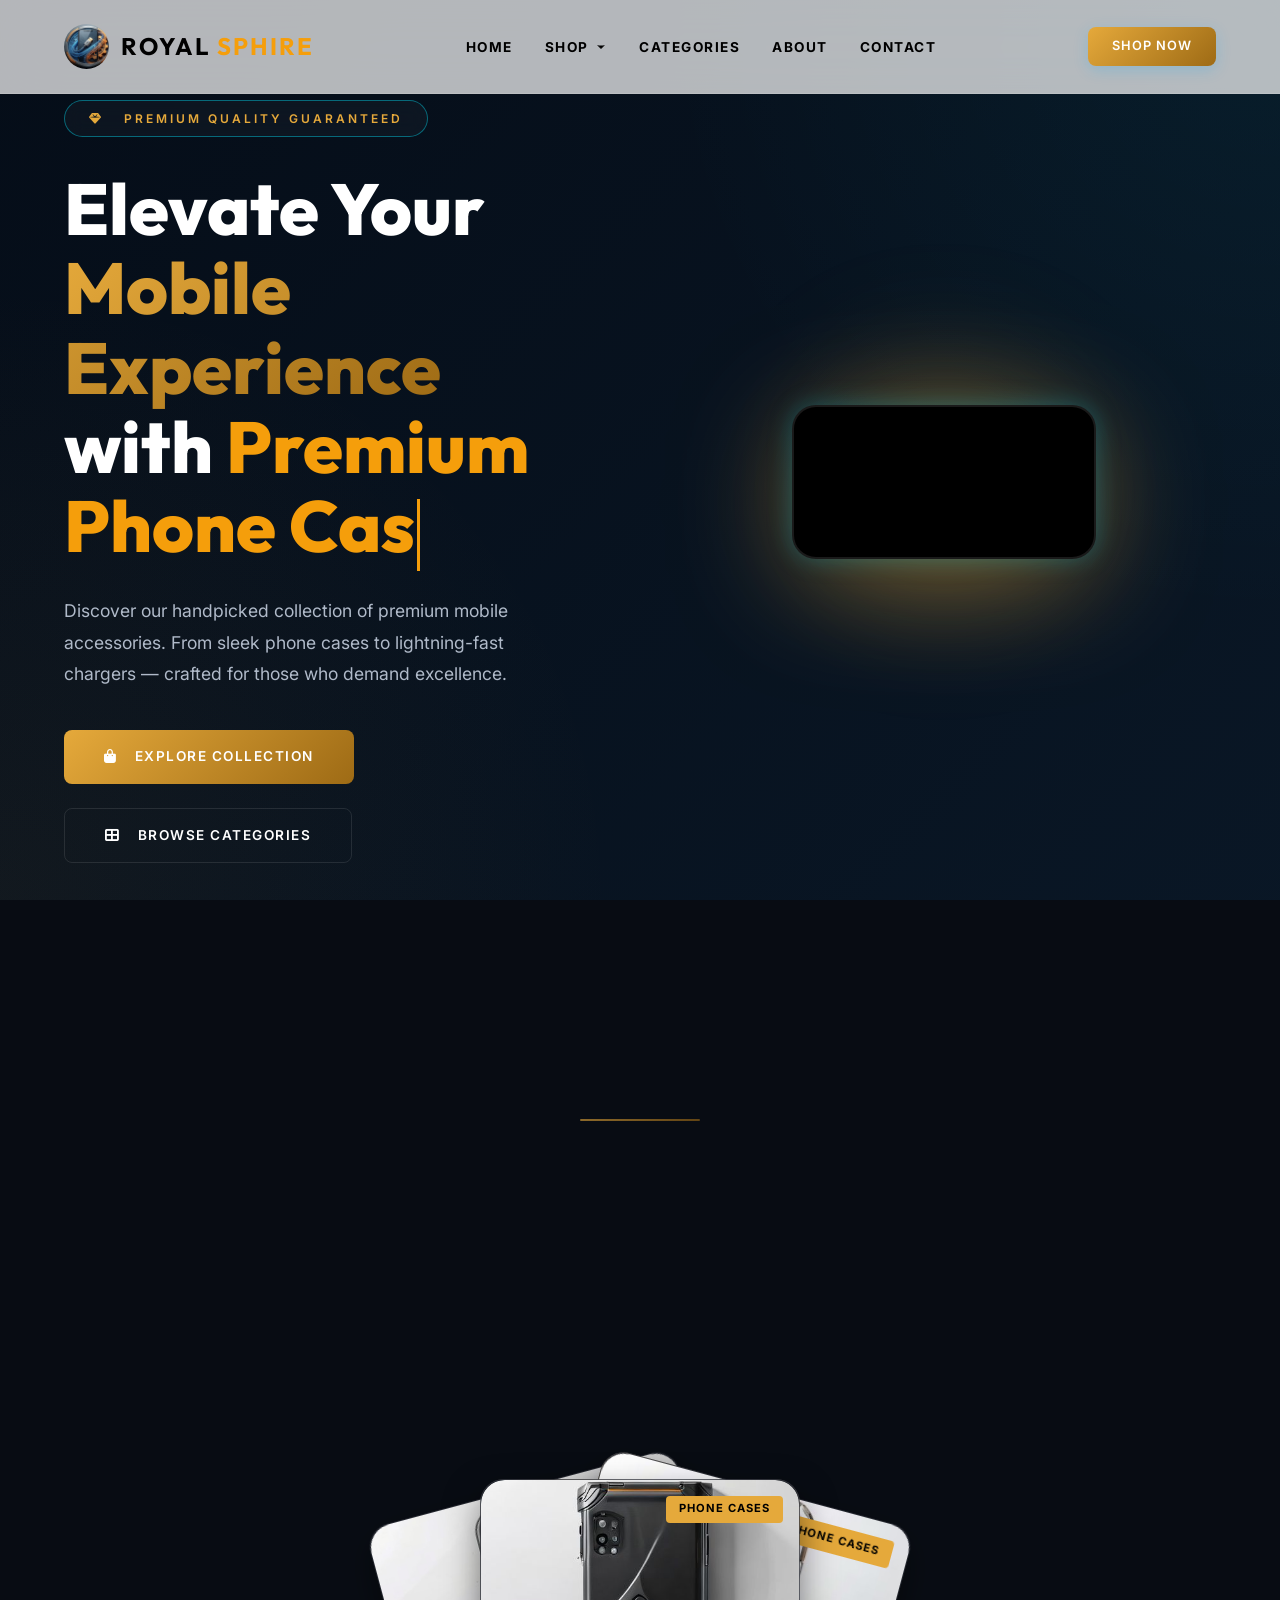
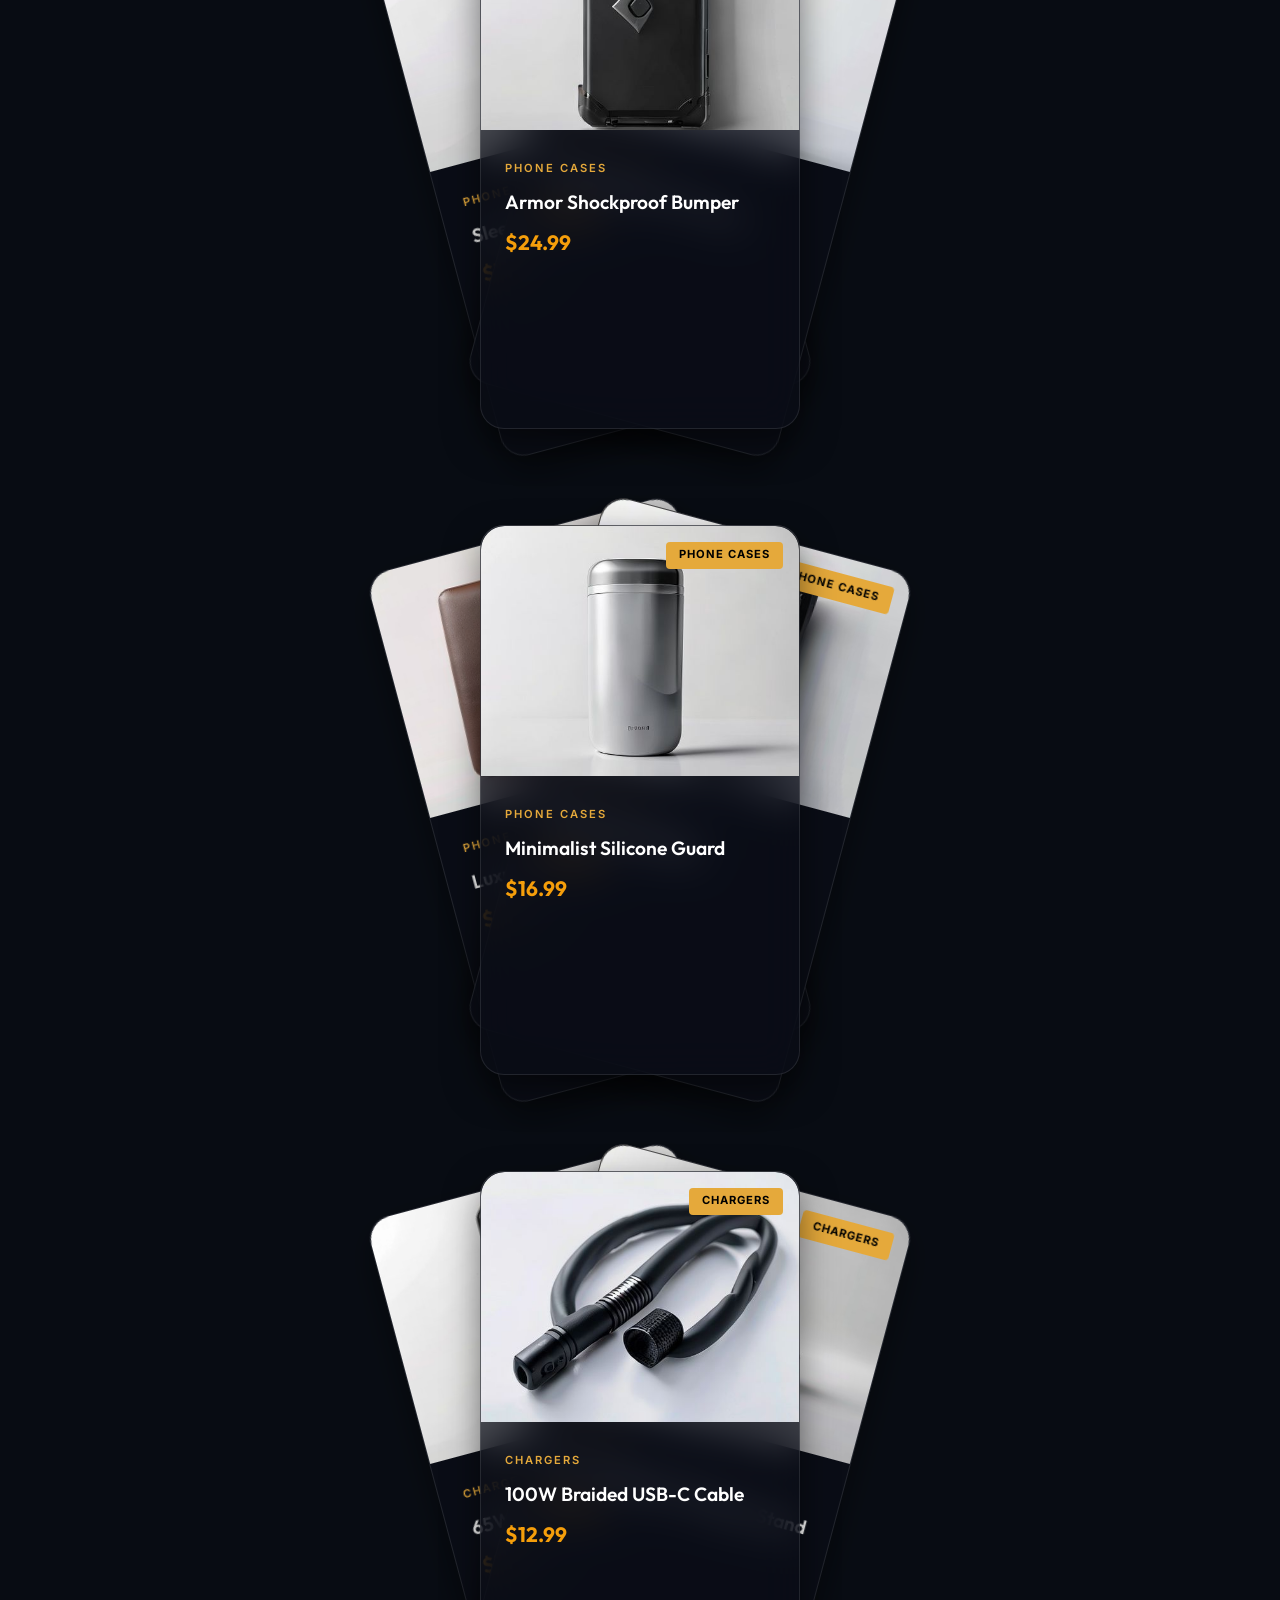
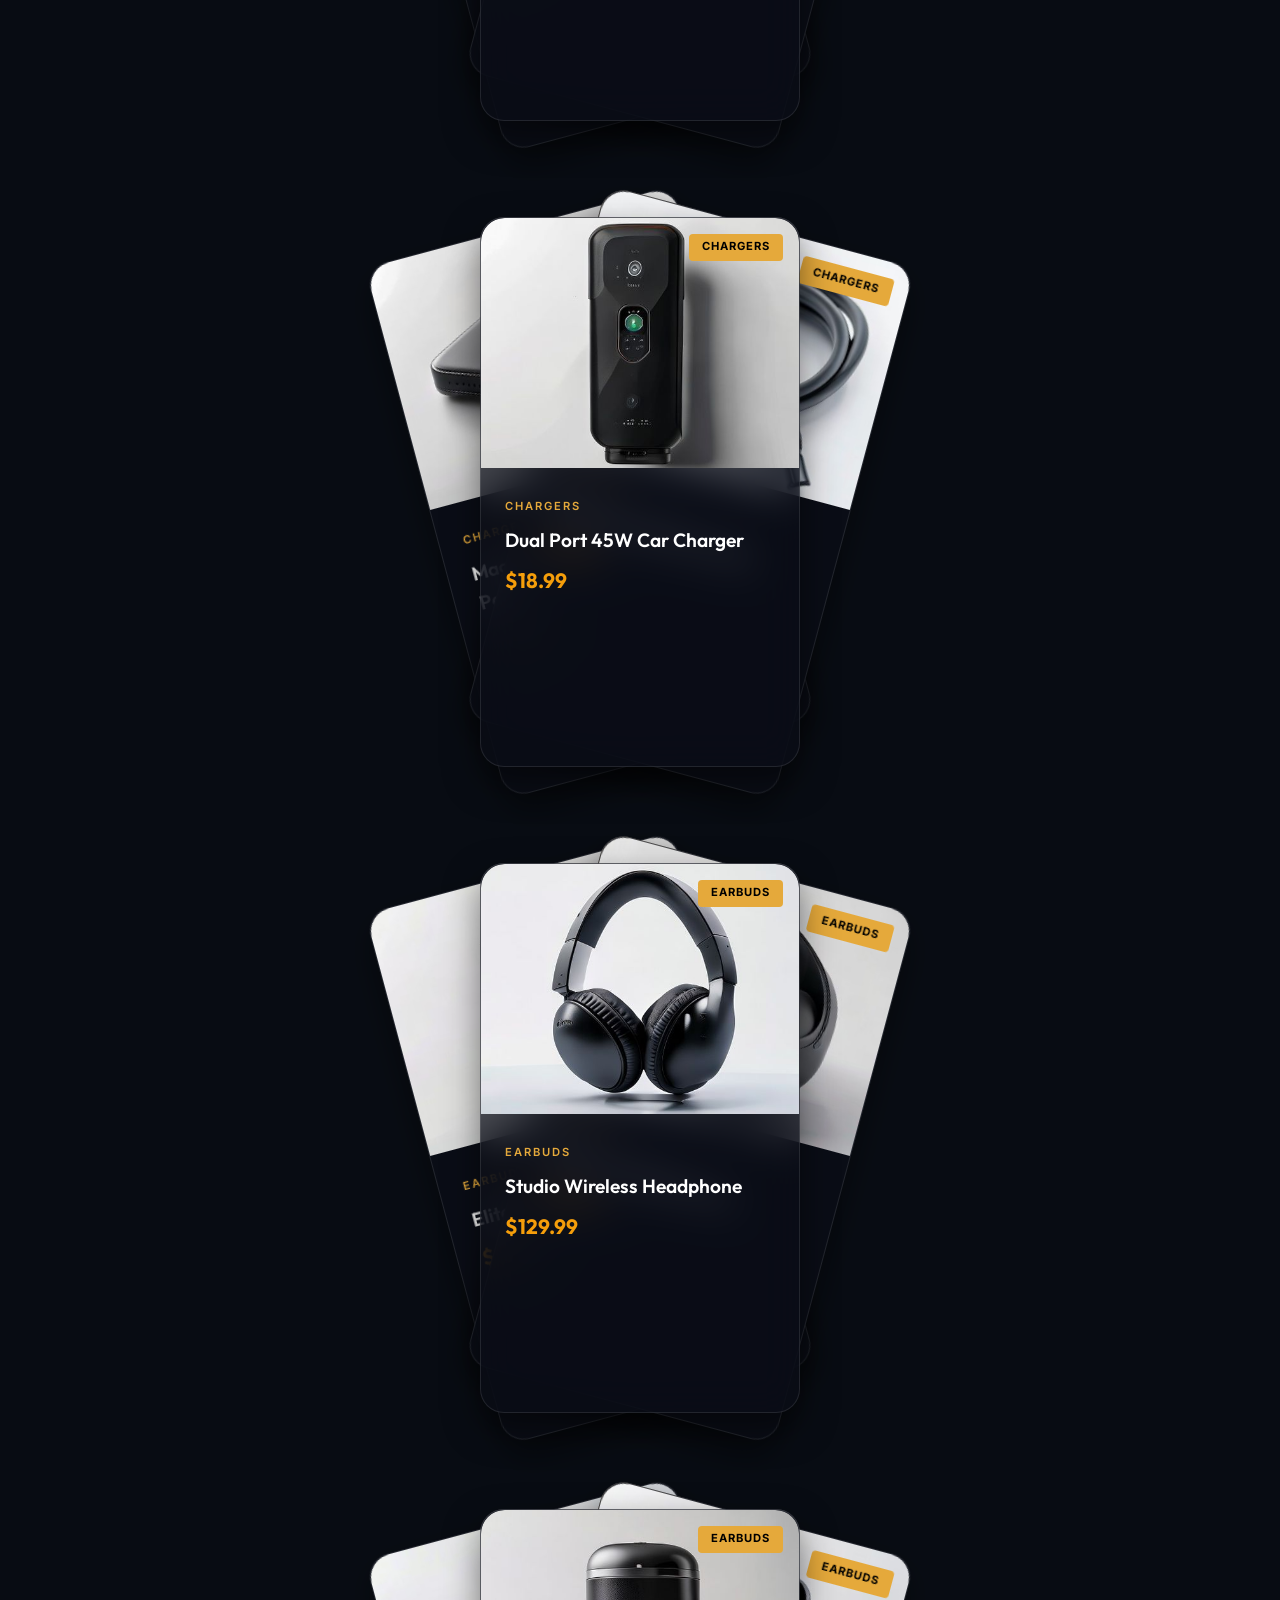
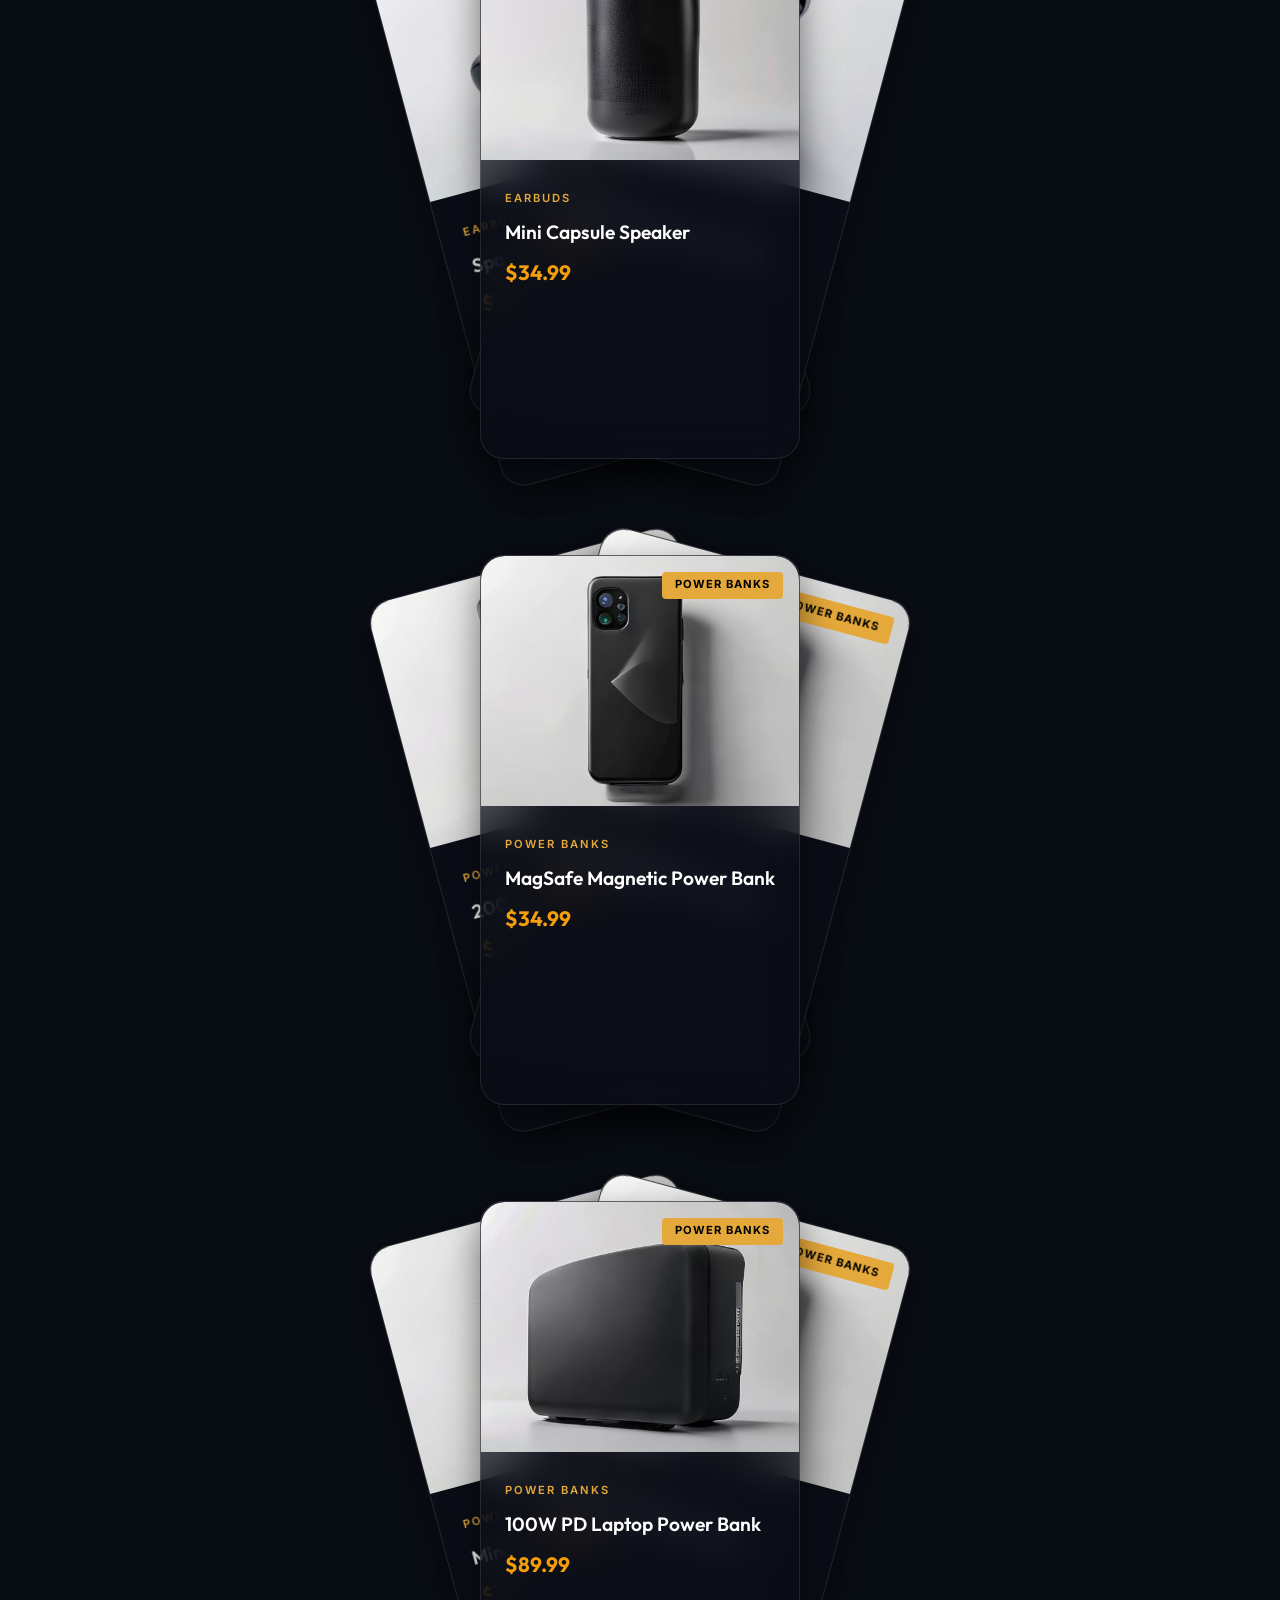
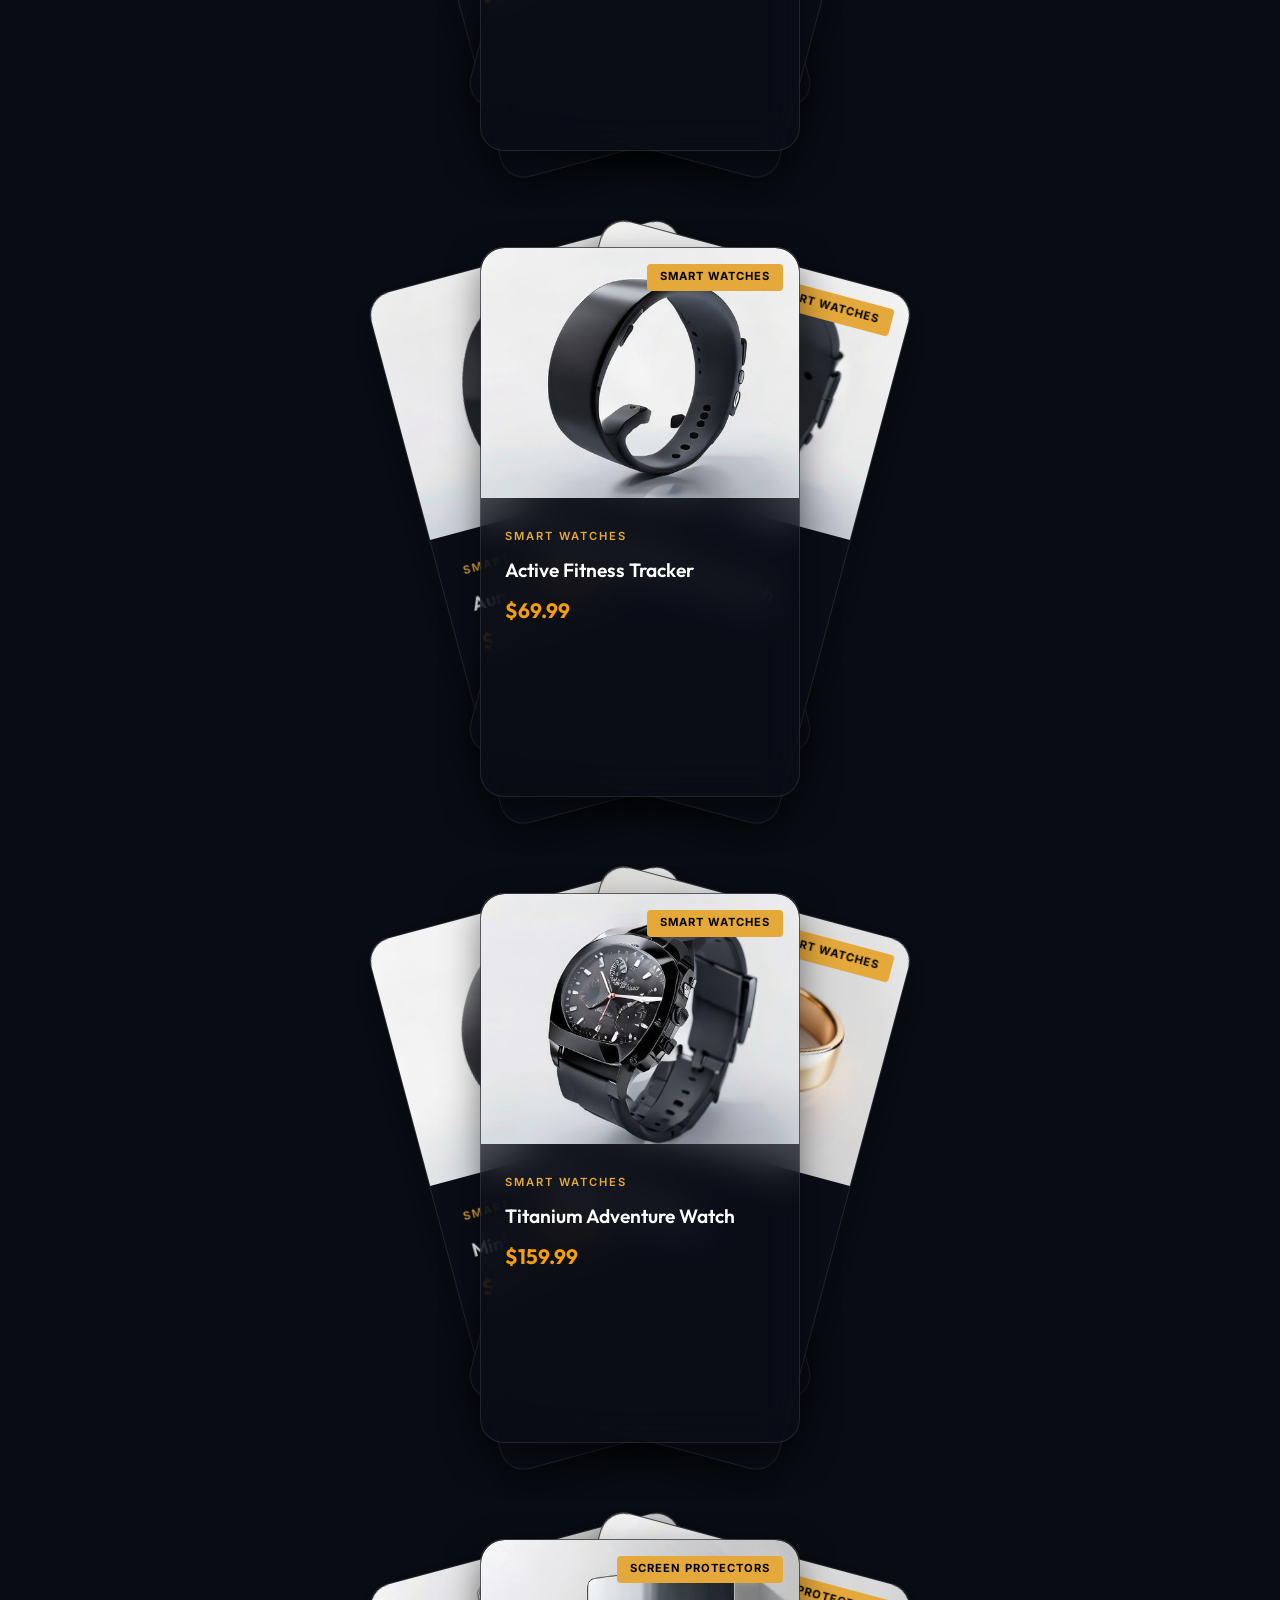
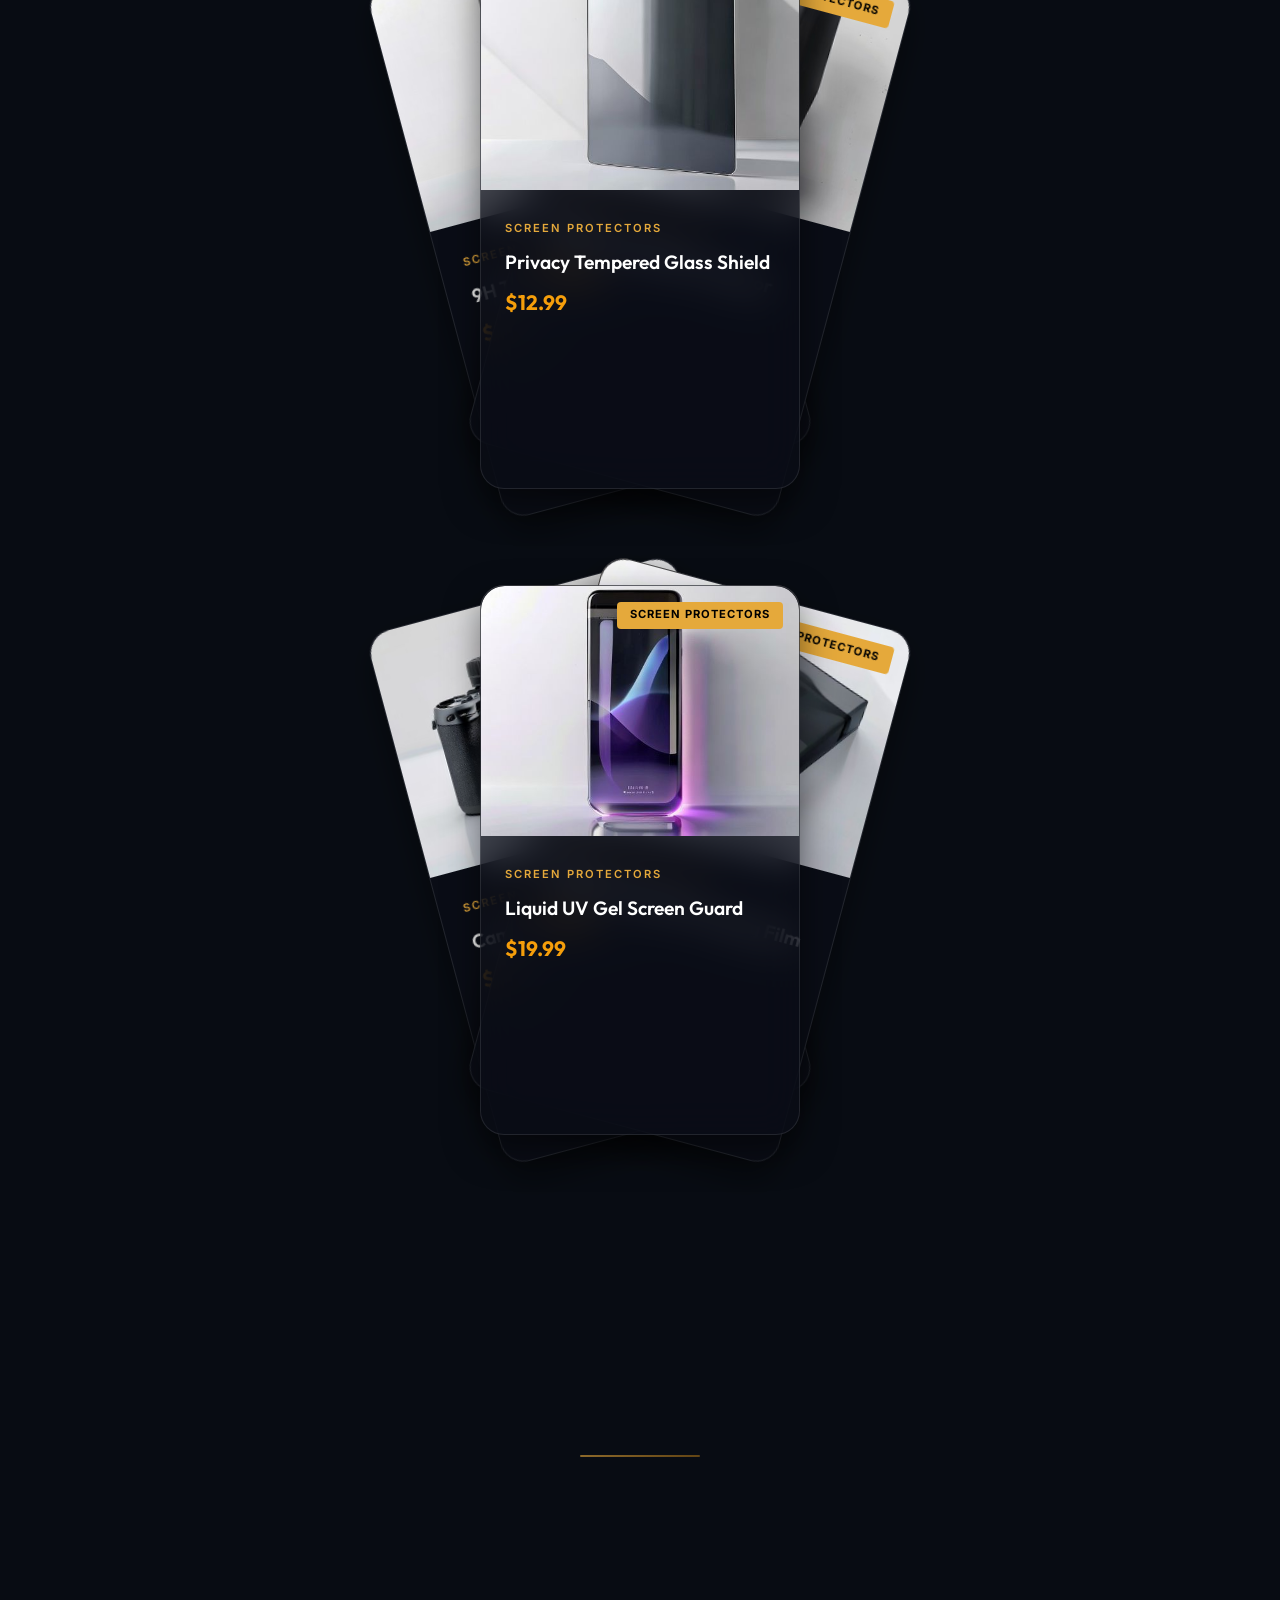
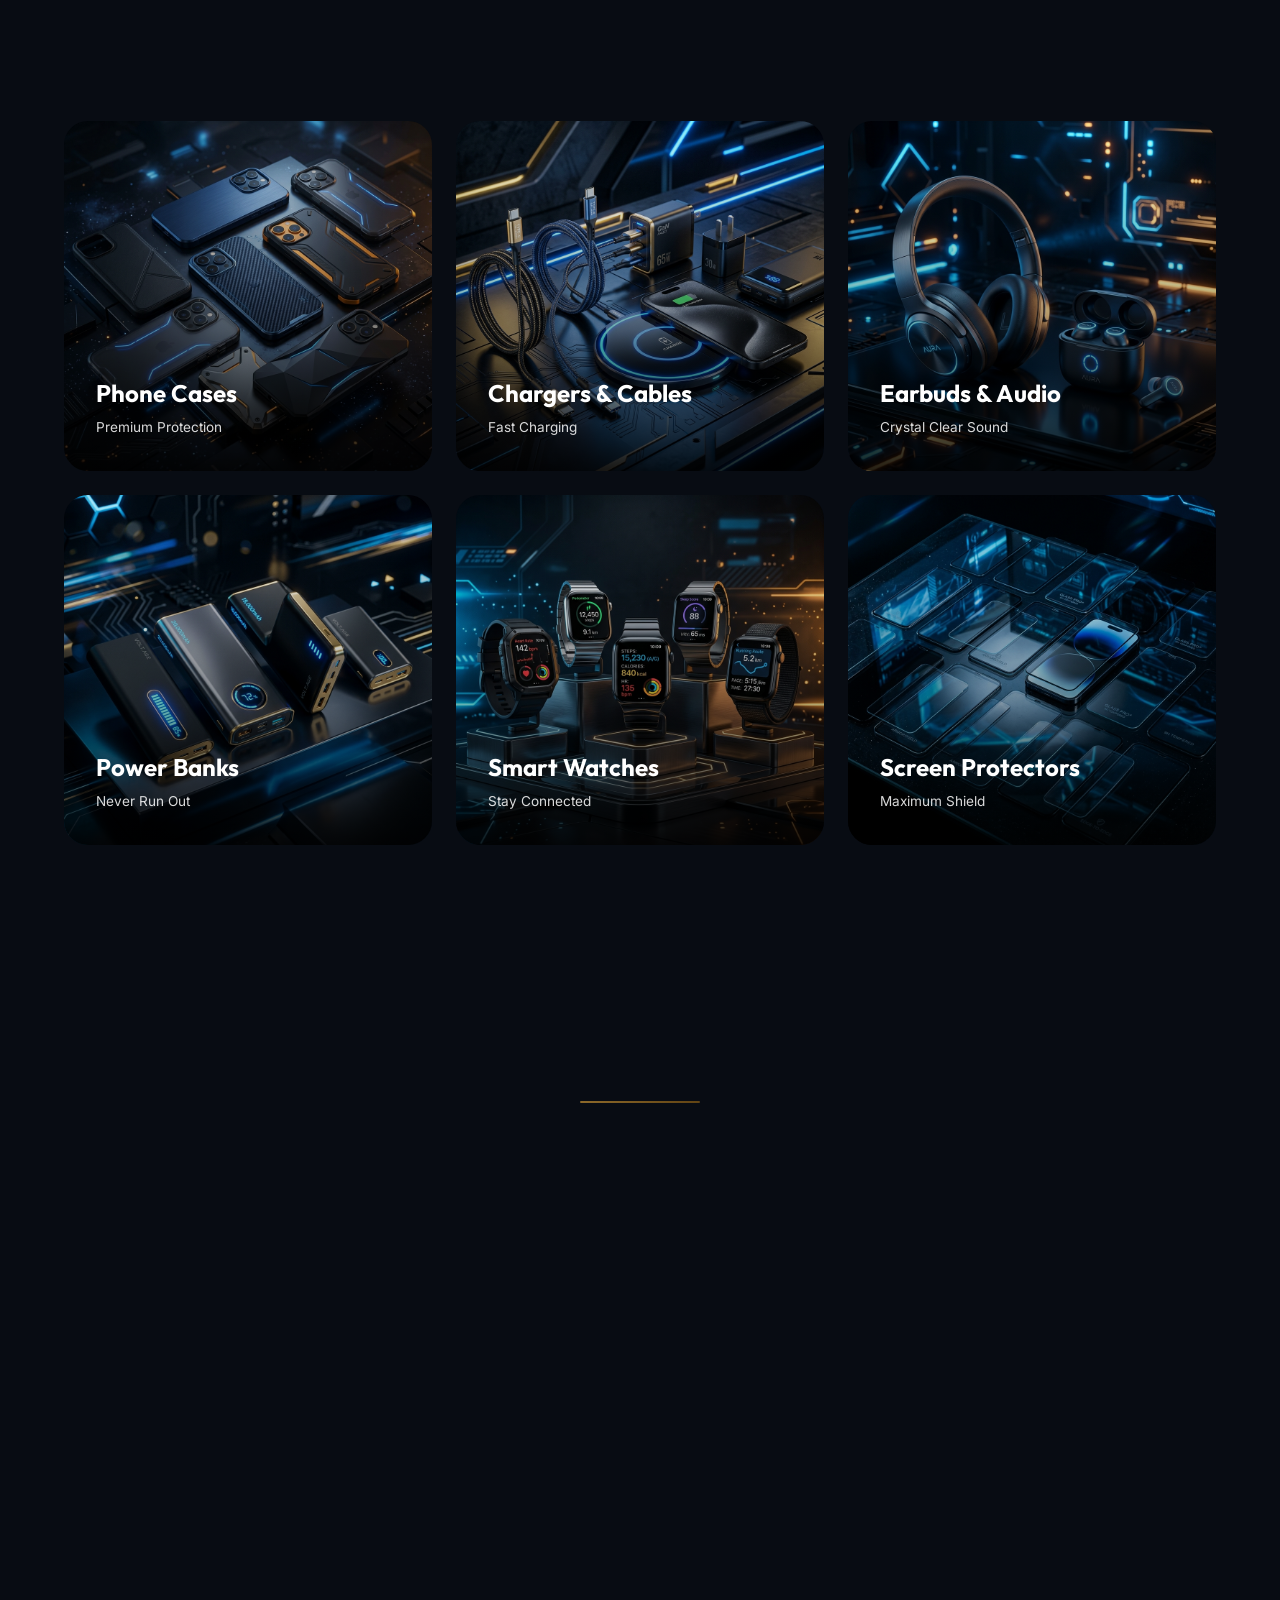
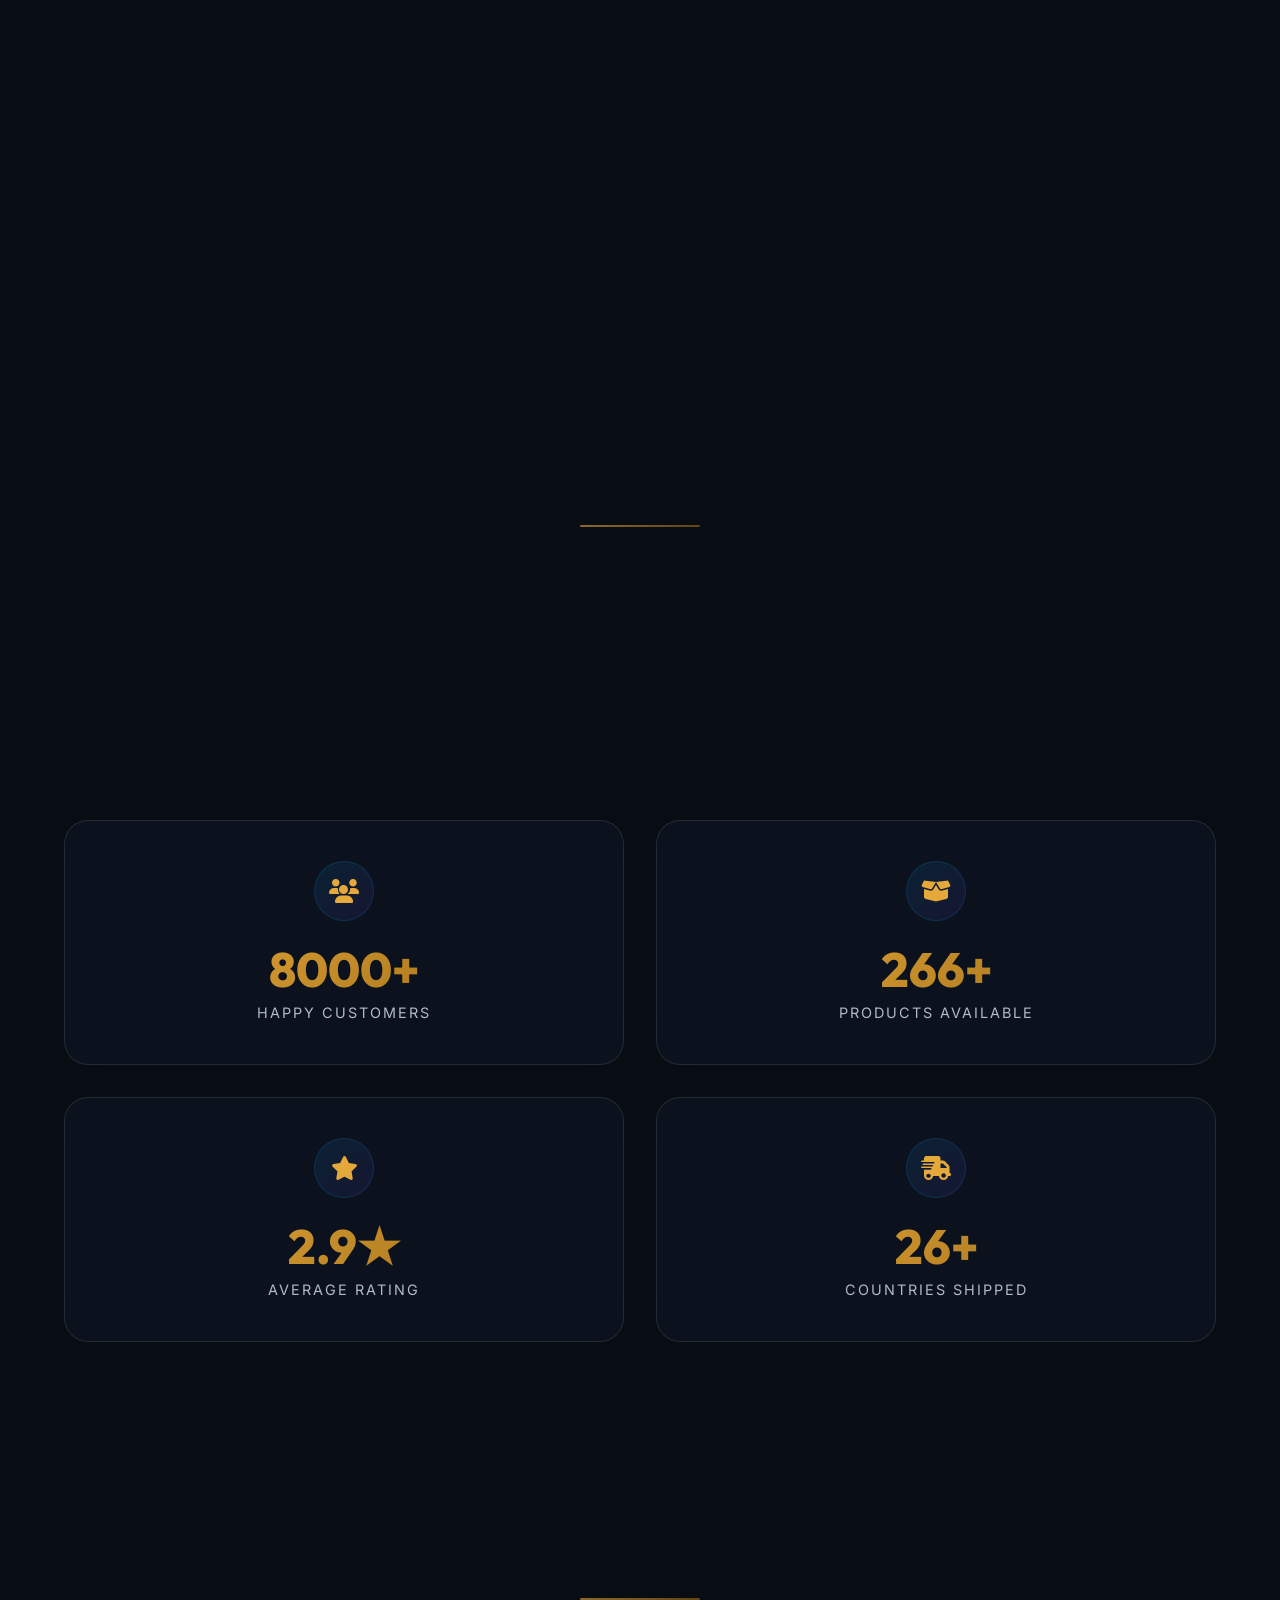
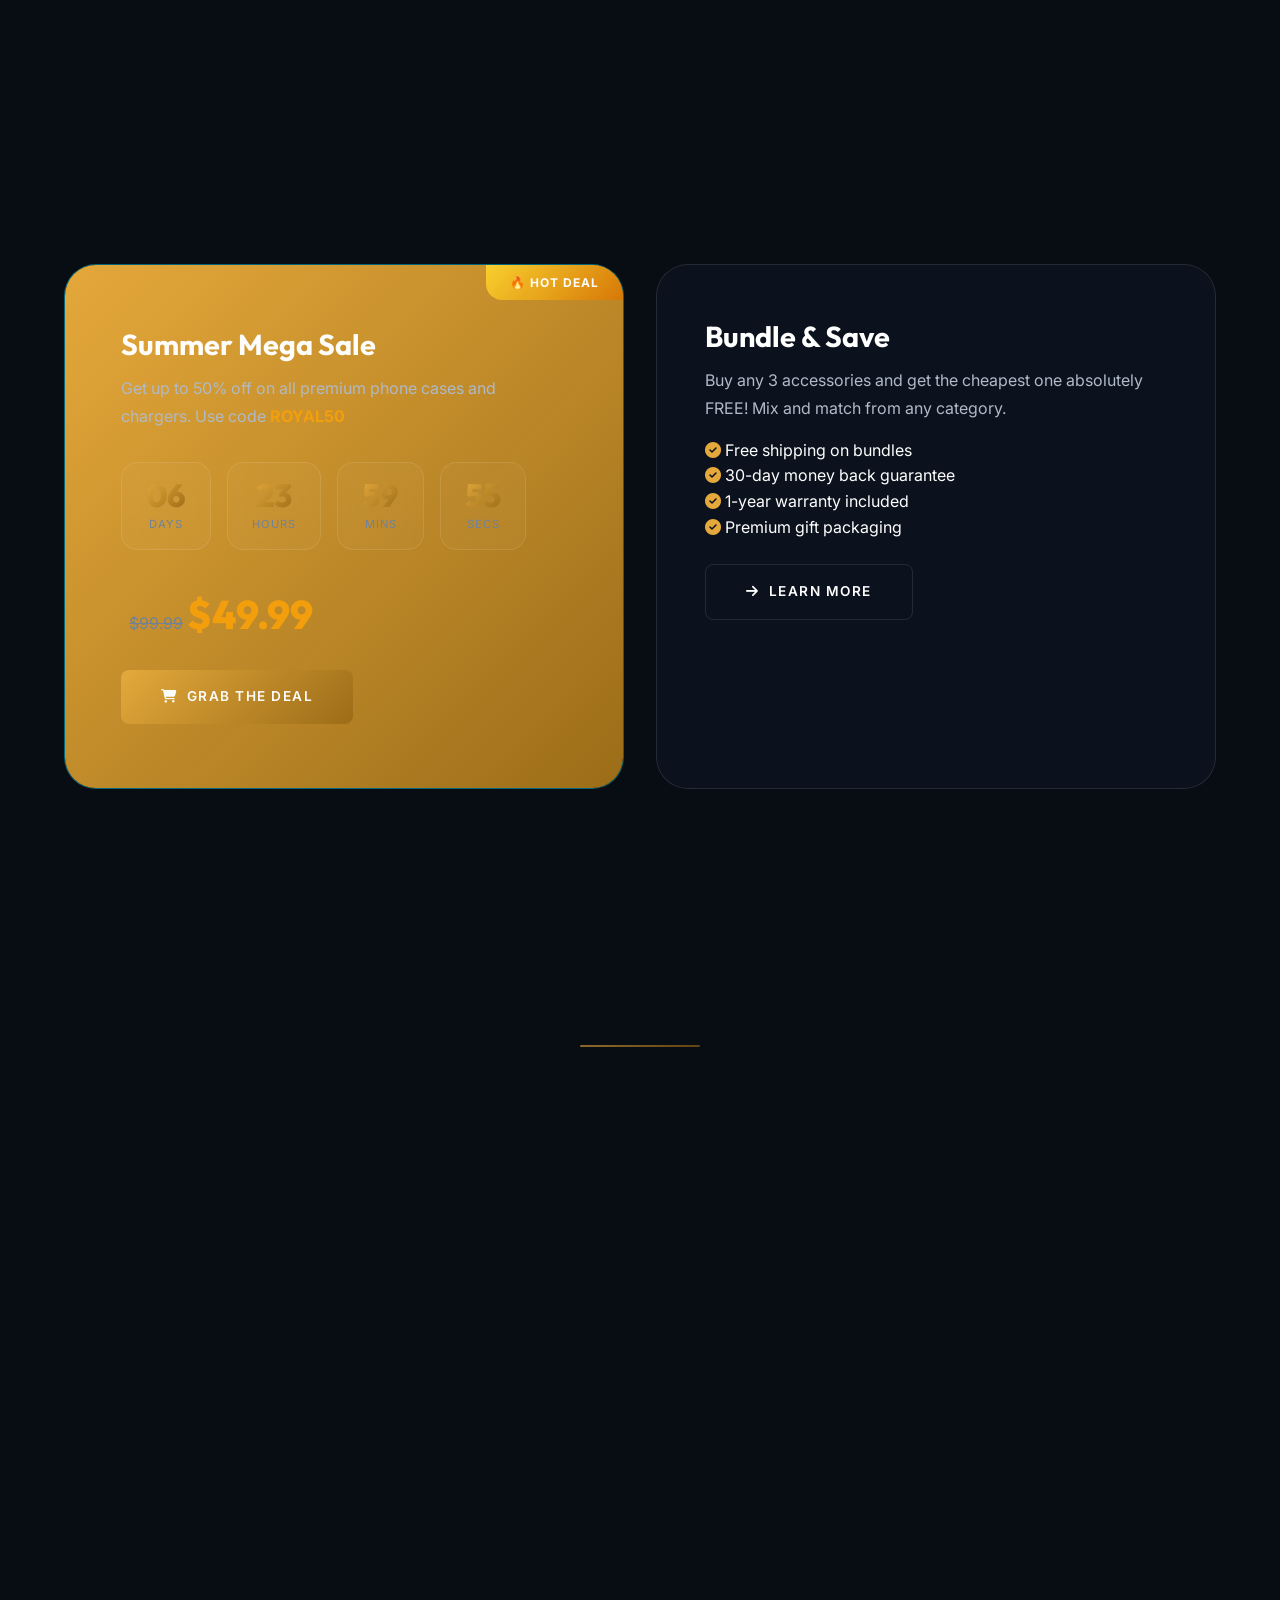
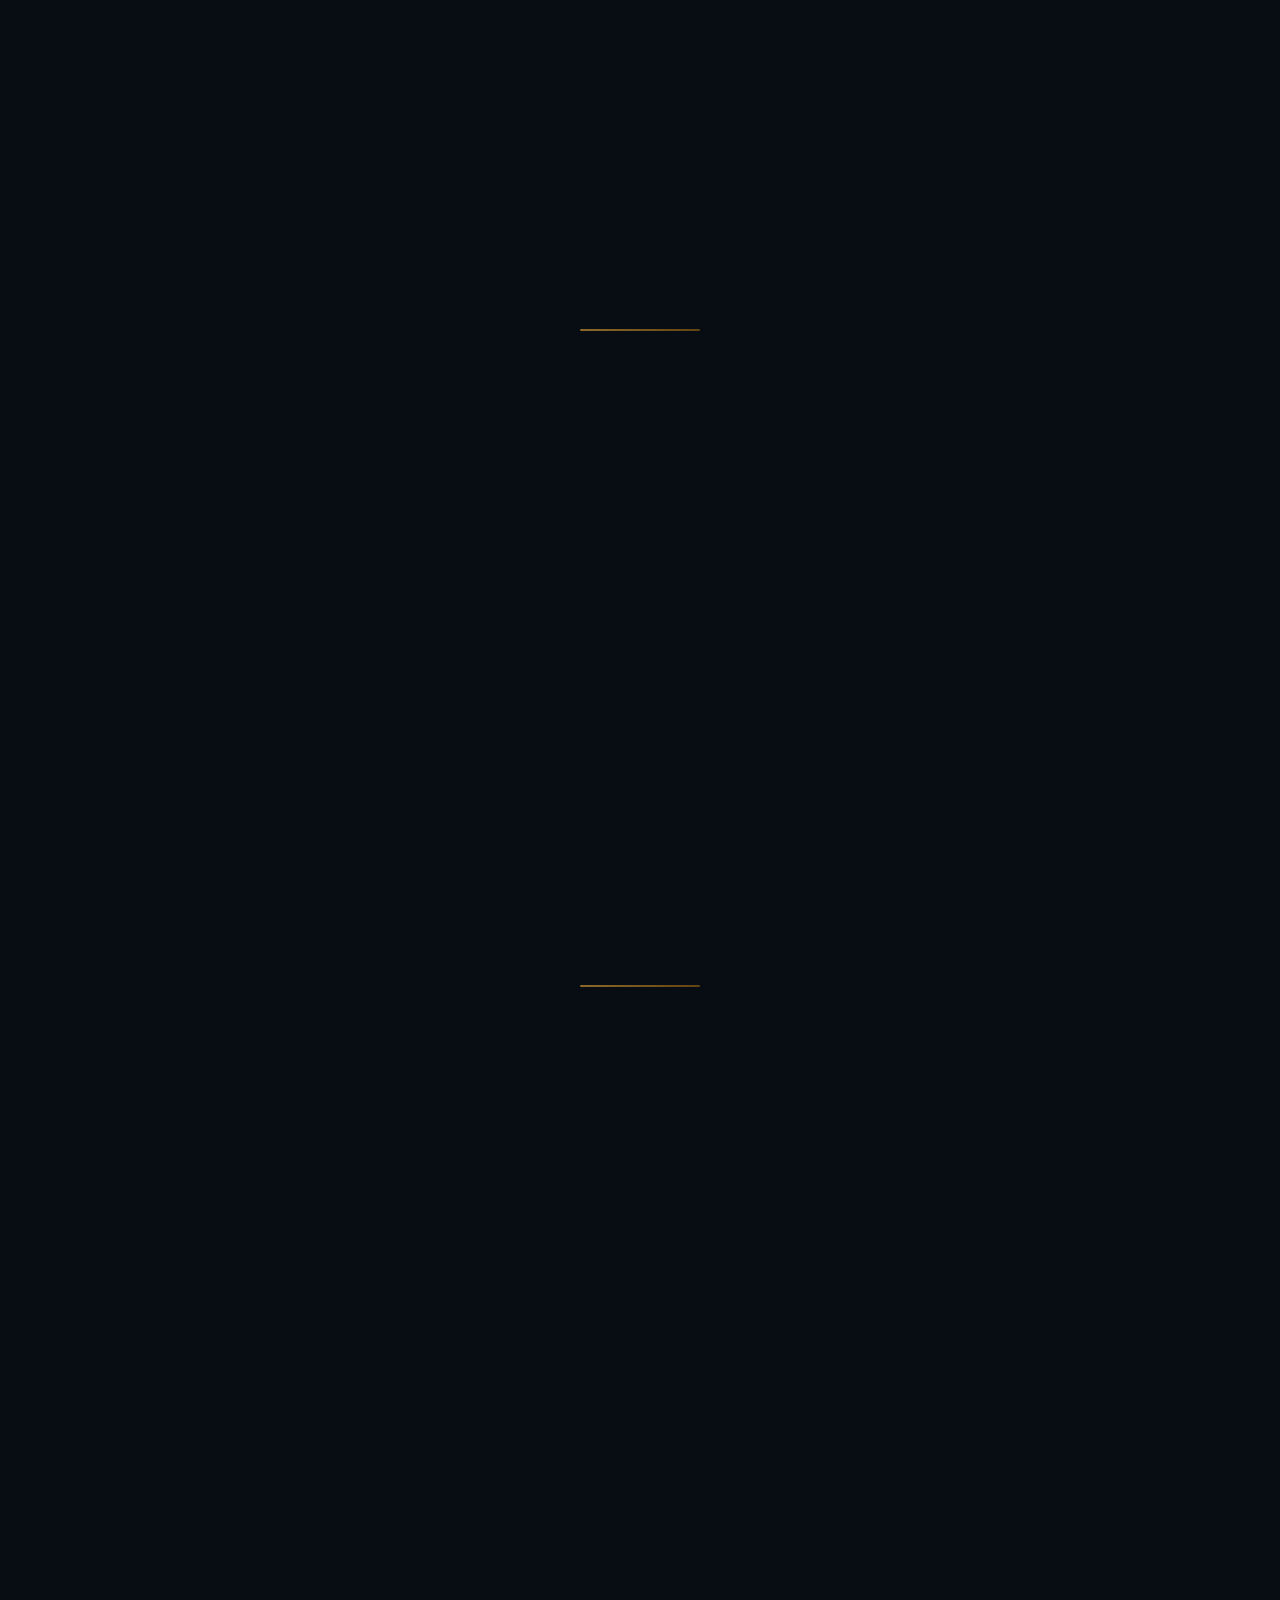
<file: index.html>
<!DOCTYPE html>
<html lang="en">
<head>
  <meta charset="UTF-8">
  <meta name="viewport" content="width=device-width, initial-scale=1.0">
  <title>Royal Sphire — Premium Mobile Accessories | Cases, Chargers, Earbuds & More</title>
  <meta name="description" content="Royal Sphire offers premium mobile accessories including phone cases, fast chargers, wireless earbuds, power banks, and smart watches. Shop from top global brands.">
  <meta name="keywords" content="mobile accessories, phone cases, chargers, earbuds, power banks, smart watches, premium accessories">
  <meta property="og:title" content="Royal Sphire — Premium Mobile Accessories">
  <meta property="og:description" content="Discover premium mobile accessories curated for the modern lifestyle. Phone cases, chargers, earbuds & more.">
  <meta property="og:type" content="website">
  <meta name="theme-color" content="#0A0E17">

  <!-- Google Fonts -->
  <link rel="preconnect" href="https://fonts.googleapis.com">
  <link rel="preconnect" href="https://fonts.gstatic.com" crossorigin>
  <link href="https://fonts.googleapis.com/css2?family=Inter:wght@300;400;500;600;700;800&family=Outfit:wght@300;400;500;600;700;800;900&display=swap" rel="stylesheet">

  <!-- AOS Animate on Scroll -->
  <link rel="stylesheet" href="https://unpkg.com/aos@2.3.1/dist/aos.css">

  <!-- Font Awesome -->
  <link rel="stylesheet" href="https://cdnjs.cloudflare.com/ajax/libs/font-awesome/6.5.2/css/all.min.css">

  <!-- Custom CSS -->
  <link rel="stylesheet" href="css/style.css">

  <!-- Favicon -->
  <link rel="icon" type="image/png" href="images/logo.png">
</head>
<body>

  <!-- ============================================ -->
  <!-- LOADING SCREEN -->
  <!-- ============================================ -->
  <div id="loader" class="loader-screen">
    <div class="loader-content">
      <div class="loader-ring-container">
        <div class="loader-ring"></div>
        <img src="images/logo.png" alt="Royal Sphire Logo" class="loader-logo">
      </div>
      <h2 class="loader-brand">ROYAL <span>SPHIRE</span></h2>
      <p class="loader-tagline">Premium Mobile Accessories</p>
      <div class="loader-progress-bar">
        <div class="loader-progress-fill"></div>
      </div>
      <span id="loader-percent" class="loader-percent">0%</span>
    </div>
  </div>

  <!-- ============================================ -->
  <!-- BACKGROUND ANIMATION (CSS) -->
  <!-- ============================================ -->
  <div class="ecommerce-bg-animation"></div>

  <!-- ============================================ -->
  <!-- NAVBAR -->
  <!-- ============================================ -->
  <nav id="navbar" class="navbar">
    <a href="#" class="logo" id="logo-click-area">
      <img src="images/logo.png" alt="Royal Sphire" class="logo-img">
      <span class="logo-text">ROYAL <span>SPHIRE</span></span>
    </a>

    <ul class="nav-links">
      <li><a href="index.html" class="nav-link">Home</a></li>
      <li class="nav-dropdown">
        <button class="nav-dropdown-trigger">
          Shop
          <svg xmlns="http://www.w3.org/2000/svg" viewBox="0 0 24 24" fill="none" stroke="currentColor" stroke-width="2" stroke-linecap="round" stroke-linejoin="round"><polyline points="6 9 12 15 18 9"></polyline></svg>
        </button>
        <div class="nav-dropdown-menu">
          <a href="index.html#products" class="dropdown-item">
            <span class="dropdown-item-icon"><i class="fas fa-fire"></i></span>
            Featured Products
          </a>
          <div class="dropdown-divider"></div>
          <a href="cases.html" class="dropdown-item">
            <span class="dropdown-item-icon"><i class="fas fa-mobile-alt"></i></span>
            Phone Cases
          </a>
          <a href="chargers.html" class="dropdown-item">
            <span class="dropdown-item-icon"><i class="fas fa-bolt"></i></span>
            Chargers & Cables
          </a>
          <a href="earbuds.html" class="dropdown-item">
            <span class="dropdown-item-icon"><i class="fas fa-headphones-alt"></i></span>
            Earbuds & Audio
          </a>
          <a href="powerbanks.html" class="dropdown-item">
            <span class="dropdown-item-icon"><i class="fas fa-battery-full"></i></span>
            Power Banks
          </a>
          <a href="smartwatches.html" class="dropdown-item">
            <span class="dropdown-item-icon"><i class="fas fa-clock"></i></span>
            Smart Watches
          </a>
          <a href="protectors.html" class="dropdown-item">
            <span class="dropdown-item-icon"><i class="fas fa-shield-alt"></i></span>
            Screen Protectors
          </a>
          <div class="dropdown-divider"></div>
          <a href="index.html#deals" class="dropdown-item">
            <span class="dropdown-item-icon"><i class="fas fa-tags"></i></span>
            Deals & Offers
          </a>
        </div>
      </li>
      <li><a href="index.html#categories" class="nav-link">Categories</a></li>
      <li><a href="index.html#why-us" class="nav-link">About</a></li>
      <li><a href="index.html#contact" class="nav-link">Contact</a></li>
    </ul>

    <div class="nav-actions">
      <a href="index.html#products" class="cta-btn">Shop Now</a>
    </div>

    <!-- Hamburger (Mobile) -->
    <button id="hamburger-btn" class="hamburger" aria-label="Toggle Menu">
      <span></span>
      <span></span>
      <span></span>
    </button>
  </nav>

  <!-- Mobile Menu Overlay -->
  <div id="mobile-menu" class="mobile-menu">
    <div class="mobile-menu-content">
      <a href="index.html" class="mobile-link">Home</a>
      <a href="index.html#products" class="mobile-link">Shop</a>
      <a href="cases.html" class="mobile-link">Phone Cases</a>
      <a href="chargers.html" class="mobile-link">Chargers & Cables</a>
      <a href="earbuds.html" class="mobile-link">Earbuds & Audio</a>
      <a href="powerbanks.html" class="mobile-link">Power Banks</a>
      <a href="smartwatches.html" class="mobile-link">Smart Watches</a>
      <a href="protectors.html" class="mobile-link">Screen Protectors</a>
      <a href="index.html#why-us" class="mobile-link">About Us</a>
      <a href="index.html#deals" class="mobile-link">Deals</a>
      <a href="index.html#contact" class="mobile-link">Contact</a>
      <a href="index.html#products" class="mobile-cta-btn">Shop Now</a>
    </div>
  </div>

  <!-- ============================================ -->
  <!-- HERO SECTION -->
  <!-- ============================================ -->
  <section id="hero" class="hero section">
    <div class="hero-container container">
      <div class="hero-content" data-aos="fade-right" data-aos-duration="1000">
        <div class="hero-badge">
          <i class="fas fa-gem"></i>&nbsp; Premium Quality Guaranteed
        </div>
        <h1 class="hero-title">
          Elevate Your<br>
          <span class="highlight">Mobile Experience</span><br>
          with <span id="typing-text" class="typing-text"></span><span class="cursor"></span>
        </h1>
        <p class="hero-desc">
          Discover our handpicked collection of premium mobile accessories. From sleek phone cases to lightning-fast chargers — crafted for those who demand excellence.
        </p>
        <div class="hero-btns">
          <a href="#products" class="btn-primary">
            <i class="fas fa-shopping-bag"></i>&nbsp; Explore Collection
          </a>
          <a href="#categories" class="btn-secondary">
            <i class="fas fa-th-large"></i>&nbsp; Browse Categories
          </a>
        </div>
      </div>
      <div class="hero-showcase" data-aos="fade-left" data-aos-duration="1000" data-aos-delay="200">
        <div class="hero-glow"></div>
        <video class="hero-product-img" autoplay loop muted playsinline style="border-radius: var(--radius-lg); border: 2px solid var(--border-glass); box-shadow: var(--shadow-glow); background: #000; overflow: hidden; object-fit: cover;">
          <source src="https://v1.pinimg.com/videos/iht/expMp4/7c/c6/2d/7cc62d80a58ee8d2b3e062c7ad015829_540w.mp4" type="video/mp4">
          Your browser does not support the video tag.
        </video>
      </div>
    </div>
  </section>

  <!-- ============================================ -->
  <!-- FEATURED PRODUCTS -->
  <!-- ============================================ -->
  <section id="products" class="section products-section">
    <div class="container">
      <div class="section-header" data-aos="fade-up">
        <span class="section-badge">✦ Our Collection ✦</span>
        <h2 class="section-title">Featured <span class="text-gradient">Products</span></h2>
        <p class="section-desc">Handpicked premium accessories from the world's best brands. Add products through the admin panel to showcase here.</p>
      </div>
      <div id="products-grid" class="products-grid">
        <!-- Products are dynamically rendered by admin.js -->
      </div>
    </div>
  </section>

  <!-- ============================================ -->
  <!-- CATEGORIES -->
  <!-- ============================================ -->
  <section id="categories" class="section">
    <div class="container">
      <div class="section-header" data-aos="fade-up">
        <span class="section-badge">✦ Browse By Category ✦</span>
        <h2 class="section-title">Shop by <span class="text-gradient">Category</span></h2>
        <p class="section-desc">Find exactly what you need across our carefully organized collections.</p>
      </div>
      <div class="categories-grid">
        <div class="category-card" data-aos="fade-up" data-aos-delay="100">
          <img src="images/category-phone-cases.png" alt="Phone Cases" class="category-img">
          <div class="category-overlay">
            <h3 class="category-name">Phone Cases</h3>
            <p class="category-count">Premium Protection</p>
            <div class="category-arrow"><i class="fas fa-arrow-right"></i></div>
          </div>
        </div>
        <div class="category-card" data-aos="fade-up" data-aos-delay="200">
          <img src="images/category-chargers.png" alt="Chargers & Cables" class="category-img">
          <div class="category-overlay">
            <h3 class="category-name">Chargers & Cables</h3>
            <p class="category-count">Fast Charging</p>
            <div class="category-arrow"><i class="fas fa-arrow-right"></i></div>
          </div>
        </div>
        <div class="category-card" data-aos="fade-up" data-aos-delay="300">
          <img src="images/category-earbuds.png" alt="Earbuds & Audio" class="category-img">
          <div class="category-overlay">
            <h3 class="category-name">Earbuds & Audio</h3>
            <p class="category-count">Crystal Clear Sound</p>
            <div class="category-arrow"><i class="fas fa-arrow-right"></i></div>
          </div>
        </div>
        <div class="category-card" data-aos="fade-up" data-aos-delay="400">
          <img src="images/category-powerbanks.png" alt="Power Banks" class="category-img">
          <div class="category-overlay">
            <h3 class="category-name">Power Banks</h3>
            <p class="category-count">Never Run Out</p>
            <div class="category-arrow"><i class="fas fa-arrow-right"></i></div>
          </div>
        </div>
        <div class="category-card" data-aos="fade-up" data-aos-delay="500">
          <img src="images/category-smartwatches.png" alt="Smart Watches" class="category-img">
          <div class="category-overlay">
            <h3 class="category-name">Smart Watches</h3>
            <p class="category-count">Stay Connected</p>
            <div class="category-arrow"><i class="fas fa-arrow-right"></i></div>
          </div>
        </div>
        <div class="category-card" data-aos="fade-up" data-aos-delay="600">
          <img src="images/category-protectors.png" alt="Screen Protectors" class="category-img">
          <div class="category-overlay">
            <h3 class="category-name">Screen Protectors</h3>
            <p class="category-count">Maximum Shield</p>
            <div class="category-arrow"><i class="fas fa-arrow-right"></i></div>
          </div>
        </div>
      </div>
    </div>
  </section>

  <!-- ============================================ -->
  <!-- PRODUCT SPOTLIGHT -->
  <!-- ============================================ -->
  <section id="spotlight" class="section">
    <div class="container">
      <div class="spotlight-container">
        <div class="spotlight-image" data-aos="fade-right" data-aos-duration="1000">
          <div class="spotlight-glow"></div>
          <img src="images/spotlight-product.png" alt="Featured Product" class="spotlight-img">
        </div>
        <div class="spotlight-info" data-aos="fade-left" data-aos-duration="1000" data-aos-delay="200">
          <span class="section-badge">✦ Spotlight ✦</span>
          <h2 class="spotlight-title">3-in-1 Wireless <span class="text-gradient">Charging Station</span></h2>
          <p class="spotlight-desc">
            Experience the future of charging with our premium wireless charging station. Charge your phone, earbuds, and smartwatch simultaneously with lightning-fast Qi technology.
          </p>
          <div class="spotlight-features">
            <div class="feature-item">
              <div class="feature-icon"><i class="fas fa-bolt"></i></div>
              <div>
                <span class="feature-label">15W Fast Charge</span>
                <span class="feature-value">Qi Certified</span>
              </div>
            </div>
            <div class="feature-item">
              <div class="feature-icon"><i class="fas fa-shield-alt"></i></div>
              <div>
                <span class="feature-label">Safety Protection</span>
                <span class="feature-value">Overheat Guard</span>
              </div>
            </div>
            <div class="feature-item">
              <div class="feature-icon"><i class="fas fa-microchip"></i></div>
              <div>
                <span class="feature-label">Smart Chip</span>
                <span class="feature-value">Auto Detect</span>
              </div>
            </div>
            <div class="feature-item">
              <div class="feature-icon"><i class="fas fa-sync-alt"></i></div>
              <div>
                <span class="feature-label">Universal</span>
                <span class="feature-value">All Devices</span>
              </div>
            </div>
          </div>
          <div class="hero-btns" style="margin-top: 2rem;">
            <a href="#products" class="btn-primary">
              <i class="fas fa-shopping-cart"></i>&nbsp; Shop Now
            </a>
          </div>
        </div>
      </div>
    </div>
  </section>

  <!-- ============================================ -->
  <!-- WHY CHOOSE US -->
  <!-- ============================================ -->
  <section id="why-us" class="section">
    <div class="container">
      <div class="section-header" data-aos="fade-up">
        <span class="section-badge">✦ Why Royal Sphire ✦</span>
        <h2 class="section-title">Why Choose <span class="text-gradient">Us</span></h2>
        <p class="section-desc">We're committed to bringing you the finest mobile accessories with unmatched quality and service.</p>
      </div>
      <div class="stats-grid">
        <div class="stat-card" data-aos="fade-up" data-aos-delay="100">
          <div class="stat-icon"><i class="fas fa-users"></i></div>
          <div class="stat-number" data-count="15000" data-suffix="+">0</div>
          <div class="stat-label">Happy Customers</div>
        </div>
        <div class="stat-card" data-aos="fade-up" data-aos-delay="200">
          <div class="stat-icon"><i class="fas fa-box-open"></i></div>
          <div class="stat-number" data-count="500" data-suffix="+">0</div>
          <div class="stat-label">Products Available</div>
        </div>
        <div class="stat-card" data-aos="fade-up" data-aos-delay="300">
          <div class="stat-icon"><i class="fas fa-star"></i></div>
          <div class="stat-number" data-count="4" data-suffix=".9★">0</div>
          <div class="stat-label">Average Rating</div>
        </div>
        <div class="stat-card" data-aos="fade-up" data-aos-delay="400">
          <div class="stat-icon"><i class="fas fa-shipping-fast"></i></div>
          <div class="stat-number" data-count="50" data-suffix="+">0</div>
          <div class="stat-label">Countries Shipped</div>
        </div>
      </div>
    </div>
  </section>

  <!-- ============================================ -->
  <!-- DEALS & OFFERS -->
  <!-- ============================================ -->
  <section id="deals" class="section">
    <div class="container">
      <div class="section-header" data-aos="fade-up">
        <span class="section-badge">✦ Limited Time ✦</span>
        <h2 class="section-title">Exclusive <span class="text-gradient">Deals</span></h2>
        <p class="section-desc">Don't miss out on our hottest offers. Limited quantities available!</p>
      </div>
      <div class="deals-container">
        <div class="deal-card featured" data-aos="fade-right" data-aos-duration="800">
          <div class="deal-badge">🔥 HOT DEAL</div>
          <h3 class="deal-title">Summer Mega Sale</h3>
          <p class="deal-desc">Get up to 50% off on all premium phone cases and chargers. Use code <strong style="color: var(--secondary)">ROYAL50</strong></p>
          <div class="countdown-timer">
            <div class="countdown-item">
              <span id="countdown-days" class="countdown-value">00</span>
              <span class="countdown-label">Days</span>
            </div>
            <div class="countdown-item">
              <span id="countdown-hours" class="countdown-value">00</span>
              <span class="countdown-label">Hours</span>
            </div>
            <div class="countdown-item">
              <span id="countdown-mins" class="countdown-value">00</span>
              <span class="countdown-label">Mins</span>
            </div>
            <div class="countdown-item">
              <span id="countdown-secs" class="countdown-value">00</span>
              <span class="countdown-label">Secs</span>
            </div>
          </div>
          <div class="deal-pricing">
            <span class="deal-original-price">$99.99</span>
            <span class="deal-price">$49.99</span>
          </div>
          <a href="#products" class="btn-primary" style="margin-top: 1.5rem; display: inline-block;">
            <i class="fas fa-shopping-cart"></i>&nbsp; Grab the Deal
          </a>
        </div>
        <div class="deal-card" data-aos="fade-left" data-aos-duration="800" data-aos-delay="200">
          <h3 class="deal-title">Bundle & Save</h3>
          <p class="deal-desc">Buy any 3 accessories and get the cheapest one absolutely FREE! Mix and match from any category.</p>
          <div class="deal-features">
            <div class="deal-feature-item">
              <i class="fas fa-check-circle" style="color: var(--primary)"></i>
              <span>Free shipping on bundles</span>
            </div>
            <div class="deal-feature-item">
              <i class="fas fa-check-circle" style="color: var(--primary)"></i>
              <span>30-day money back guarantee</span>
            </div>
            <div class="deal-feature-item">
              <i class="fas fa-check-circle" style="color: var(--primary)"></i>
              <span>1-year warranty included</span>
            </div>
            <div class="deal-feature-item">
              <i class="fas fa-check-circle" style="color: var(--primary)"></i>
              <span>Premium gift packaging</span>
            </div>
          </div>
          <a href="#products" class="btn-secondary" style="margin-top: 1.5rem; display: inline-block;">
            <i class="fas fa-arrow-right"></i>&nbsp; Learn More
          </a>
        </div>
      </div>
    </div>
  </section>

  <!-- ============================================ -->
  <!-- TESTIMONIALS -->
  <!-- ============================================ -->
  <section id="testimonials" class="section">
    <div class="container">
      <div class="section-header" data-aos="fade-up">
        <span class="section-badge">✦ Customer Love ✦</span>
        <h2 class="section-title">What Our <span class="text-gradient">Customers Say</span></h2>
        <p class="section-desc">Real reviews from real customers who trust Royal Sphire.</p>
      </div>
      <div class="testimonials-slider" data-aos="fade-up" data-aos-delay="200">
        <div id="testimonial-track" class="testimonial-track">
          <div class="testimonial-card">
            <div class="stars">
              <i class="fas fa-star"></i><i class="fas fa-star"></i><i class="fas fa-star"></i><i class="fas fa-star"></i><i class="fas fa-star"></i>
            </div>
            <p class="testimonial-text">"The phone case I bought is absolutely stunning. Premium build quality and perfect fit. Royal Sphire never disappoints!"</p>
            <div class="testimonial-author">
              <div class="testimonial-avatar-placeholder"><i class="fas fa-user"></i></div>
              <div>
                <h4 class="testimonial-name">Ahmed Khan</h4>
                <p class="testimonial-role">Verified Buyer</p>
              </div>
            </div>
          </div>
          <div class="testimonial-card">
            <div class="stars">
              <i class="fas fa-star"></i><i class="fas fa-star"></i><i class="fas fa-star"></i><i class="fas fa-star"></i><i class="fas fa-star"></i>
            </div>
            <p class="testimonial-text">"Fast charging cable works like a charm! My phone charges to 100% in under 30 minutes. Best purchase I've made this year."</p>
            <div class="testimonial-author">
              <div class="testimonial-avatar-placeholder"><i class="fas fa-user"></i></div>
              <div>
                <h4 class="testimonial-name">Sarah Ali</h4>
                <p class="testimonial-role">Verified Buyer</p>
              </div>
            </div>
          </div>
          <div class="testimonial-card">
            <div class="stars">
              <i class="fas fa-star"></i><i class="fas fa-star"></i><i class="fas fa-star"></i><i class="fas fa-star"></i><i class="fas fa-star-half-alt"></i>
            </div>
            <p class="testimonial-text">"The wireless earbuds are incredible for the price. Crystal clear audio and the battery lasts all day. Highly recommended!"</p>
            <div class="testimonial-author">
              <div class="testimonial-avatar-placeholder"><i class="fas fa-user"></i></div>
              <div>
                <h4 class="testimonial-name">Usman Malik</h4>
                <p class="testimonial-role">Verified Buyer</p>
              </div>
            </div>
          </div>
          <div class="testimonial-card">
            <div class="stars">
              <i class="fas fa-star"></i><i class="fas fa-star"></i><i class="fas fa-star"></i><i class="fas fa-star"></i><i class="fas fa-star"></i>
            </div>
            <p class="testimonial-text">"The power bank is a lifesaver during travel. Compact, powerful, and charges multiple devices. Royal Sphire quality is unmatched!"</p>
            <div class="testimonial-author">
              <div class="testimonial-avatar-placeholder"><i class="fas fa-user"></i></div>
              <div>
                <h4 class="testimonial-name">Fatima Noor</h4>
                <p class="testimonial-role">Verified Buyer</p>
              </div>
            </div>
          </div>
          <div class="testimonial-card">
            <div class="stars">
              <i class="fas fa-star"></i><i class="fas fa-star"></i><i class="fas fa-star"></i><i class="fas fa-star"></i><i class="fas fa-star"></i>
            </div>
            <p class="testimonial-text">"Smart watch from here is premium quality. The fitness tracking is accurate and the design is sleek. Love it!"</p>
            <div class="testimonial-author">
              <div class="testimonial-avatar-placeholder"><i class="fas fa-user"></i></div>
              <div>
                <h4 class="testimonial-name">Ali Hassan</h4>
                <p class="testimonial-role">Verified Buyer</p>
              </div>
            </div>
          </div>
          <div class="testimonial-card">
            <div class="stars">
              <i class="fas fa-star"></i><i class="fas fa-star"></i><i class="fas fa-star"></i><i class="fas fa-star"></i><i class="fas fa-star"></i>
            </div>
            <p class="testimonial-text">"Screen protector was super easy to apply and my screen looks crystal clear. No bubbles at all. 10/10 would recommend!"</p>
            <div class="testimonial-author">
              <div class="testimonial-avatar-placeholder"><i class="fas fa-user"></i></div>
              <div>
                <h4 class="testimonial-name">Ayesha Tariq</h4>
                <p class="testimonial-role">Verified Buyer</p>
              </div>
            </div>
          </div>
        </div>
        <div class="slider-controls">
          <button id="testimonial-prev" class="slider-btn slider-prev" aria-label="Previous"><i class="fas fa-chevron-left"></i></button>
          <button id="testimonial-next" class="slider-btn slider-next" aria-label="Next"><i class="fas fa-chevron-right"></i></button>
        </div>
      </div>
    </div>
  </section>

  <!-- ============================================ -->
  <!-- NEWSLETTER -->
  <!-- ============================================ -->
  <section id="newsletter" class="section">
    <div class="container">
      <div class="newsletter-container" data-aos="zoom-in" data-aos-duration="800">
        <div class="newsletter-glow"></div>
        <div class="newsletter-glow-2"></div>
        <h2 class="newsletter-title">Stay in the <span class="text-gradient">Loop</span></h2>
        <p class="newsletter-desc">Subscribe to get exclusive deals, new arrivals, and insider tips delivered to your inbox.</p>
        <form id="newsletter-form" class="newsletter-form">
          <input type="email" id="newsletter-email" class="newsletter-input" placeholder="Enter your email address" required>
          <button type="submit" class="newsletter-btn btn-primary">
            <i class="fas fa-paper-plane"></i>&nbsp; Subscribe
          </button>
        </form>
      </div>
    </div>
  </section>

  <!-- ============================================ -->
  <!-- CONTACT -->
  <!-- ============================================ -->
  <section id="contact" class="section">
    <div class="container">
      <div class="section-header" data-aos="fade-up">
        <span class="section-badge">✦ Get In Touch ✦</span>
        <h2 class="section-title">Contact <span class="text-gradient">Us</span></h2>
        <p class="section-desc">Have questions? We'd love to hear from you. Send us a message and we'll respond as soon as possible.</p>
      </div>
      <div class="contact-container">
        <div class="contact-info" data-aos="fade-right" data-aos-duration="800">
          <div class="contact-card">
            <div class="contact-icon"><i class="fas fa-map-marker-alt"></i></div>
            <div>
              <span class="contact-label">Our Location</span>
              <p class="contact-value">Pakistan — Worldwide Shipping</p>
            </div>
          </div>
          <a href="https://mail.google.com/mail/?view=cm&fs=1&to=royalsphire@gmail.com" target="_blank" rel="noopener" class="contact-card">
            <div class="contact-icon contact-icon-gmail"><i class="fas fa-envelope"></i></div>
            <div>
              <span class="contact-label">Email Us</span>
              <p class="contact-value">royalsphire@gmail.com</p>
            </div>
          </a>
          <a href="tel:+923495979062" class="contact-card">
            <div class="contact-icon contact-icon-phone"><i class="fas fa-phone-alt"></i></div>
            <div>
              <span class="contact-label">Call Us</span>
              <p class="contact-value">+92 349 5979062</p>
            </div>
          </a>
          <div class="contact-card">
            <div class="contact-icon"><i class="fas fa-clock"></i></div>
            <div>
              <span class="contact-label">Working Hours</span>
              <p class="contact-value">Mon - Sat: 9:00 AM - 9:00 PM</p>
            </div>
          </div>
        </div>
        <div class="contact-form-container" data-aos="fade-left" data-aos-duration="800" data-aos-delay="200">
          <form id="contact-form" class="contact-form">
            <div class="form-row">
              <div class="form-group">
                <label class="form-label" for="contact-name">Your Name</label>
                <input type="text" id="contact-name" class="form-input" placeholder="John Doe" required>
              </div>
              <div class="form-group">
                <label class="form-label" for="contact-email">Your Email</label>
                <input type="email" id="contact-email" class="form-input" placeholder="john@example.com" required>
              </div>
            </div>
            <div class="form-group">
              <label class="form-label" for="contact-subject">Subject</label>
              <input type="text" id="contact-subject" class="form-input" placeholder="How can we help?">
            </div>
            <div class="form-group">
              <label class="form-label" for="contact-message">Message</label>
              <textarea id="contact-message" class="form-textarea" placeholder="Your message here..." required></textarea>
            </div>
            <button type="submit" class="form-btn btn-primary">
              <i class="fas fa-paper-plane"></i>&nbsp; Send Message
            </button>
          </form>
        </div>
      </div>
    </div>
  </section>

  <!-- ============================================ -->
  <!-- FOOTER -->
  <!-- ============================================ -->
  <footer class="footer">
    <div class="container">
      <div class="footer-grid">
        <div class="footer-col footer-about">
          <div class="footer-logo">
            <img src="images/logo.png" alt="Royal Sphire">
            <span>ROYAL <em>SPHIRE</em></span>
          </div>
          <p class="footer-desc">Your one-stop destination for premium mobile accessories. We curate the finest products from around the globe to enhance your mobile experience.</p>
          <div class="footer-social">
            <a href="https://www.linkedin.com/in/ayaz-mehmood-586869377?utm_source=share_via&utm_content=profile&utm_medium=member_android" target="_blank" rel="noopener" class="social-icon linkedin" aria-label="LinkedIn"><i class="fab fa-linkedin-in"></i></a>
            <a href="https://www.facebook.com/share/1GiDCTgMfx/" target="_blank" rel="noopener" class="social-icon facebook" aria-label="Facebook"><i class="fab fa-facebook-f"></i></a>
            <a href="https://x.com/royalsphire" target="_blank" rel="noopener" class="social-icon twitter" aria-label="Twitter"><i class="fab fa-twitter"></i></a>
            <a href="https://www.instagram.com/royalsphire05?igsh=MWFraHY1ejF3aDA5Zg==" target="_blank" rel="noopener" class="social-icon instagram" aria-label="Instagram"><i class="fab fa-instagram"></i></a>
            <a href="https://wa.me/923495979062" target="_blank" rel="noopener" class="social-icon whatsapp" aria-label="WhatsApp"><i class="fab fa-whatsapp"></i></a>
            <a href="https://mail.google.com/mail/?view=cm&fs=1&to=royalsphire@gmail.com" target="_blank" rel="noopener" class="social-icon gmail" aria-label="Gmail"><i class="fas fa-envelope"></i></a>
          </div>
        </div>
        <div class="footer-col">
          <h3>Quick Links</h3>
          <ul class="footer-links">
            <li><a href="#hero">Home</a></li>
            <li><a href="#products">Shop</a></li>
            <li><a href="#categories">Categories</a></li>
            <li><a href="#deals">Deals</a></li>
            <li><a href="#contact">Contact</a></li>
          </ul>
        </div>
        <div class="footer-col">
          <h3>Categories</h3>
          <ul class="footer-links">
            <li><a href="#categories">Phone Cases</a></li>
            <li><a href="#categories">Chargers & Cables</a></li>
            <li><a href="#categories">Earbuds & Audio</a></li>
            <li><a href="#categories">Power Banks</a></li>
            <li><a href="#categories">Smart Watches</a></li>
          </ul>
        </div>
        <div class="footer-col">
          <h3>Support</h3>
          <ul class="footer-links">
            <li><a href="#contact">Contact Us</a></li>
            <li><a href="#">Shipping Policy</a></li>
            <li><a href="#">Return Policy</a></li>
            <li><a href="#">Privacy Policy</a></li>
            <li><a href="#">Terms of Service</a></li>
          </ul>
        </div>
      </div>
      <div class="footer-bottom">
        <p>&copy; 2025 Royal Sphire. All rights reserved. Crafted with <span style="color: var(--secondary)">♥</span> for premium experiences.</p>
      </div>
    </div>
  </footer>

  <!-- ============================================ -->
  <!-- ADMIN PANEL (Hidden Modal) -->
  <!-- ============================================ -->
  <div id="admin-modal" class="admin-modal">
    <div id="admin-overlay" class="admin-overlay"></div>
    <div class="admin-panel">
      <div class="admin-header">
        <h2><span class="text-gradient">🔐 Admin Panel</span></h2>
        <button id="close-admin" class="admin-close" aria-label="Close">&times;</button>
      </div>

      <!-- Password Gate -->
      <div id="admin-password-gate" class="admin-password-gate">
        <div class="admin-lock-icon"><i class="fas fa-lock" style="font-size:3rem; color: var(--primary);"></i></div>
        <h3>Admin Access</h3>
        <p>Enter the admin password to manage products and affiliate links.</p>
        <input type="password" id="admin-password-input" class="admin-password-input" placeholder="Enter password...">
        <button id="admin-password-submit" class="admin-password-submit btn-primary">Unlock</button>
        <p id="admin-password-error" class="admin-password-error"></p>
      </div>

      <!-- Dashboard (shown after authentication) -->
      <div id="admin-dashboard" class="admin-dashboard">
        <!-- Tabs -->
        <div class="admin-tabs">
          <button class="admin-tab active" data-tab="tab-add"><i class="fas fa-plus-circle"></i>&nbsp; Add Product</button>
          <button class="admin-tab" data-tab="tab-manage"><i class="fas fa-list"></i>&nbsp; Manage Products</button>
          <button class="admin-tab" data-tab="tab-settings"><i class="fas fa-cog"></i>&nbsp; Import / Export</button>
        </div>

        <!-- Tab: Add Product -->
        <div id="tab-add" class="admin-tab-content active">
          <form id="add-product-form" class="product-form">
            <div class="form-row">
              <div class="form-group">
                <label class="form-label">Product Name *</label>
                <input type="text" id="product-name" class="admin-input" placeholder="e.g. Premium iPhone Case" required>
              </div>
              <div class="form-group">
                <label class="form-label">Price (USD) *</label>
                <input type="number" id="product-price" class="admin-input" placeholder="29.99" step="0.01" required>
              </div>
            </div>
            <div class="form-group">
              <label class="form-label">Description</label>
              <textarea id="product-description" class="admin-textarea" placeholder="Brief product description..." rows="3"></textarea>
            </div>
            <div class="form-row">
              <div class="form-group">
                <label class="form-label">Image URL</label>
                <input type="url" id="product-image-url" class="admin-input" placeholder="https://example.com/image.jpg">
              </div>
              <div class="form-group">
                <label class="form-label">Category</label>
                <select id="product-category" class="admin-select">
                  <option value="Phone Cases">Phone Cases</option>
                  <option value="Chargers">Chargers & Cables</option>
                  <option value="Earbuds">Earbuds & Audio</option>
                  <option value="Power Banks">Power Banks</option>
                  <option value="Smart Watches">Smart Watches</option>
                  <option value="Screen Protectors">Screen Protectors</option>
                  <option value="Other">Other</option>
                </select>
              </div>
            </div>
            <h4 style="color: var(--secondary); margin: 1rem 0 0.5rem; font-family: var(--font-heading);">
              <i class="fas fa-link"></i> Affiliate Links (Optional)
            </h4>
            <p style="color: var(--text-muted); font-size: 0.85rem; margin-bottom: 1rem;">Add shopping links so customers can buy from their preferred platform.</p>
            <div class="form-group">
              <label class="form-label"><i class="fab fa-amazon" style="color: #FF9900"></i> Amazon Link</label>
              <input type="url" id="amazon-link" class="admin-input" placeholder="https://amazon.com/dp/...">
            </div>
            <div class="form-group">
              <label class="form-label"><i class="fas fa-shopping-bag" style="color: #FF6A00"></i> Alibaba Link</label>
              <input type="url" id="alibaba-link" class="admin-input" placeholder="https://alibaba.com/product/...">
            </div>
            <div class="form-group">
              <label class="form-label"><i class="fas fa-shopping-cart" style="color: #E82502"></i> AliExpress Link</label>
              <input type="url" id="aliexpress-link" class="admin-input" placeholder="https://aliexpress.com/item/...">
            </div>
            <button type="submit" class="admin-btn btn-primary" style="width: 100%; margin-top: 1rem;">
              <i class="fas fa-plus"></i>&nbsp; Add Product
            </button>
          </form>
        </div>

        <!-- Tab: Manage Products -->
        <div id="tab-manage" class="admin-tab-content">
          <div id="admin-products-list" class="admin-products-list">
            <!-- Dynamically populated -->
          </div>
        </div>

        <!-- Tab: Import/Export -->
        <div id="tab-settings" class="admin-tab-content">
          <div class="admin-settings-content">
            <h3 style="font-family: var(--font-heading); margin-bottom: 1rem;">Backup & Restore</h3>
            <p style="color: var(--text-secondary); margin-bottom: 2rem;">Export your product data as JSON to back it up, or import a previously exported file to restore your products.</p>
            <div class="admin-export-import">
              <button id="export-btn" class="admin-btn secondary">
                <i class="fas fa-download"></i>&nbsp; Export Products (JSON)
              </button>
              <button id="import-btn" class="admin-btn secondary">
                <i class="fas fa-upload"></i>&nbsp; Import Products (JSON)
              </button>
              <input type="file" id="import-file" accept=".json" style="display: none;">
            </div>

            <hr style="border: 0; border-top: 1px solid var(--border-glass); margin: 2rem 0;">

            <h3 style="font-family: var(--font-heading); margin-bottom: 1rem;">Admin Security</h3>
            <p style="color: var(--text-secondary); margin-bottom: 1rem;">Change your admin access password. This password is saved securely in your browser settings.</p>
            
            <form id="change-password-form" class="product-form" style="max-width: 400px; padding: 0;">
              <div class="form-group" style="margin-bottom: 1rem;">
                <label class="form-label">New Password *</label>
                <input type="password" id="new-admin-password" class="admin-input" placeholder="Enter new password..." required style="width: 100%; padding: 0.8rem; background: var(--bg-glass); border: 1px solid var(--border-glass); border-radius: var(--radius-sm); color: var(--text-primary); outline: none;">
              </div>
              <div class="form-group" style="margin-bottom: 1rem;">
                <label class="form-label">Confirm New Password *</label>
                <input type="password" id="confirm-admin-password" class="admin-input" placeholder="Confirm new password..." required style="width: 100%; padding: 0.8rem; background: var(--bg-glass); border: 1px solid var(--border-glass); border-radius: var(--radius-sm); color: var(--text-primary); outline: none;">
              </div>
              <button type="submit" class="admin-btn btn-primary" style="margin-top: 0.5rem;">
                <i class="fas fa-key"></i>&nbsp; Update Password
              </button>
              <p id="change-password-message" style="margin-top: 1rem; font-size: 0.9rem; font-weight: 600;"></p>
            </form>

            <div style="margin-top: 2rem; padding: 1.5rem; background: rgba(229,169,59,0.05); border-radius: var(--radius-md); border: 1px solid rgba(229,169,59,0.15);">
              <h4 style="color: var(--primary); margin-bottom: 0.5rem;"><i class="fas fa-info-circle"></i> How it works</h4>
              <ul style="color: var(--text-secondary); font-size: 0.9rem; line-height: 1.8; padding-left: 1.5rem;">
                <li>Products are stored in your browser's localStorage</li>
                <li>Export regularly to keep a backup of your data</li>
                <li>Import on a new browser/device to restore products</li>
                <li>Admin access: Click the logo 5 times or navigate to <code style="color: var(--secondary)">#admin</code></li>
                <li>Default password: <code style="color: var(--secondary)">royal123</code> (or your custom password)</li>
              </ul>
            </div>
          </div>
        </div>
      </div>
    </div>
  </div>

  <!-- ============================================ -->
  <!-- SCRIPTS -->
  <!-- ============================================ -->
  <script src="https://unpkg.com/aos@2.3.1/dist/aos.js"></script>
  <script src="js/main.js"></script>
  <script src="js/admin.js"></script>

</body>
</html>
</file>
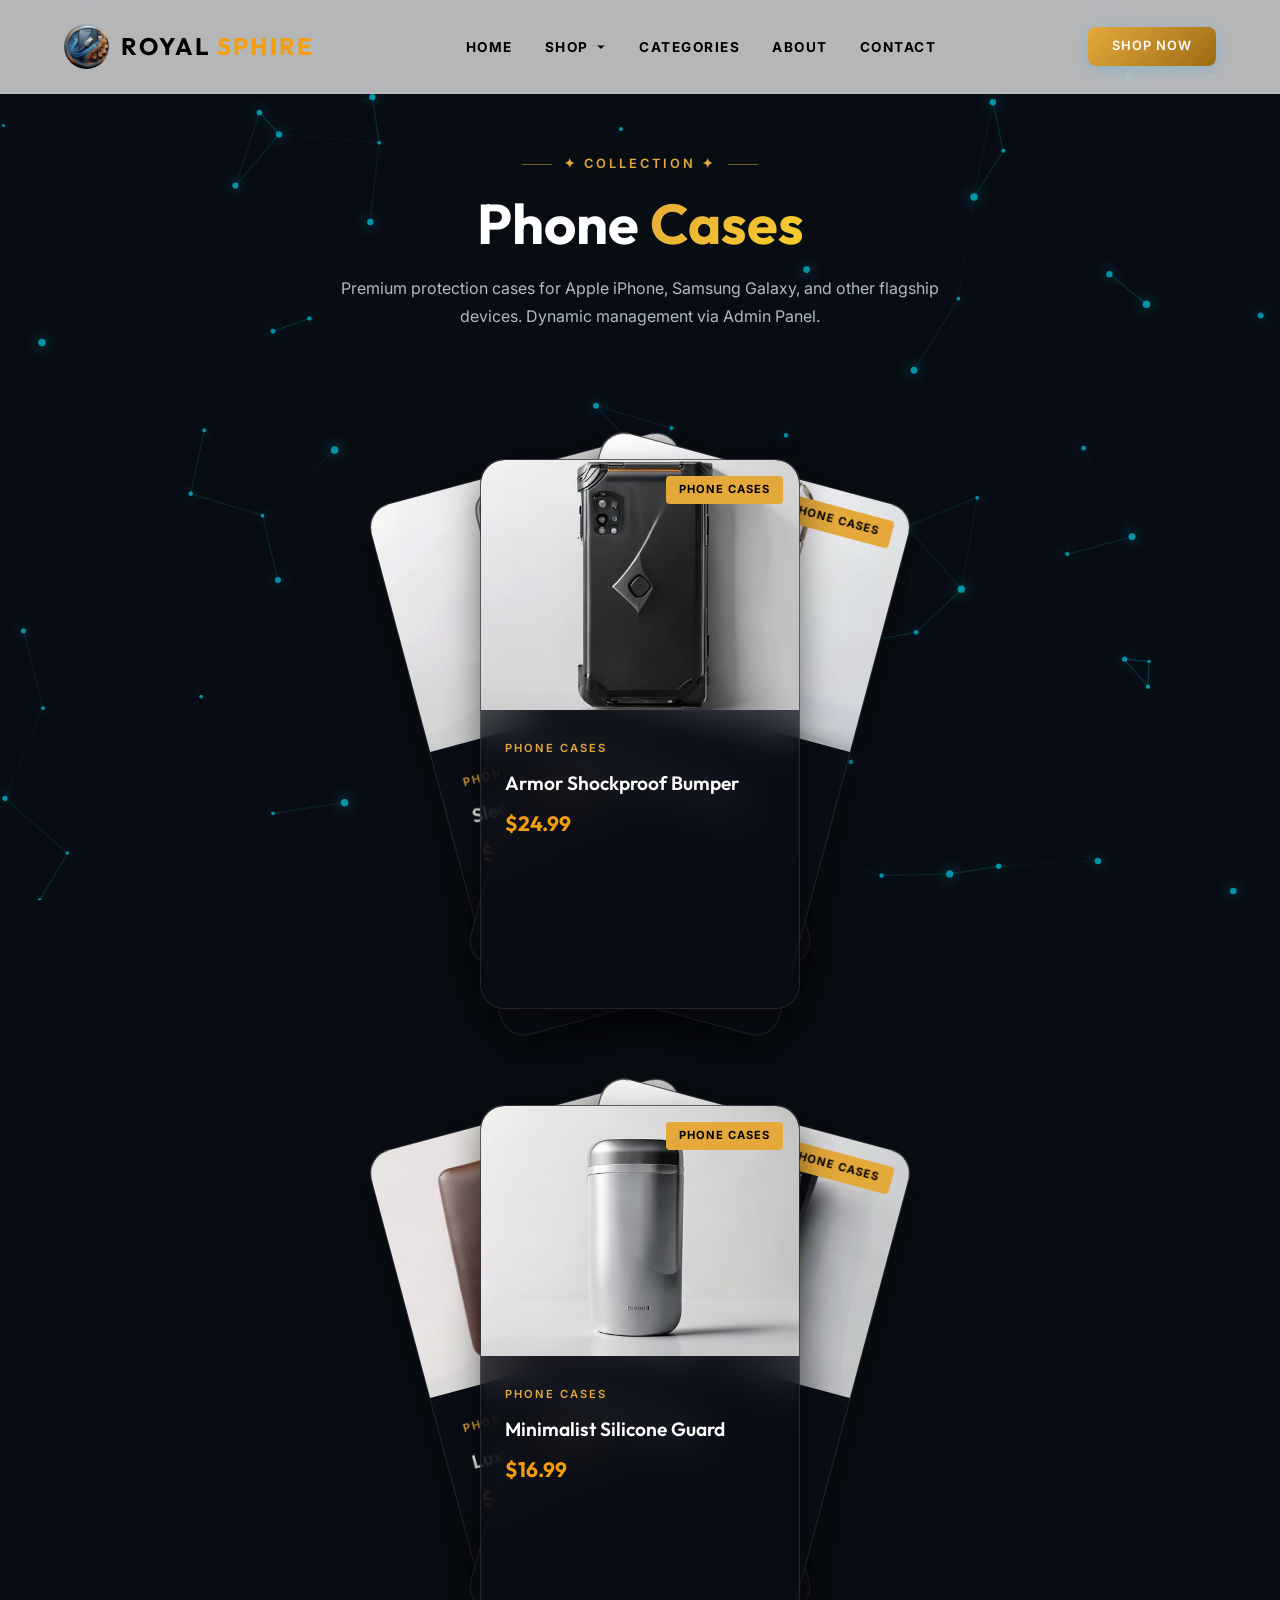
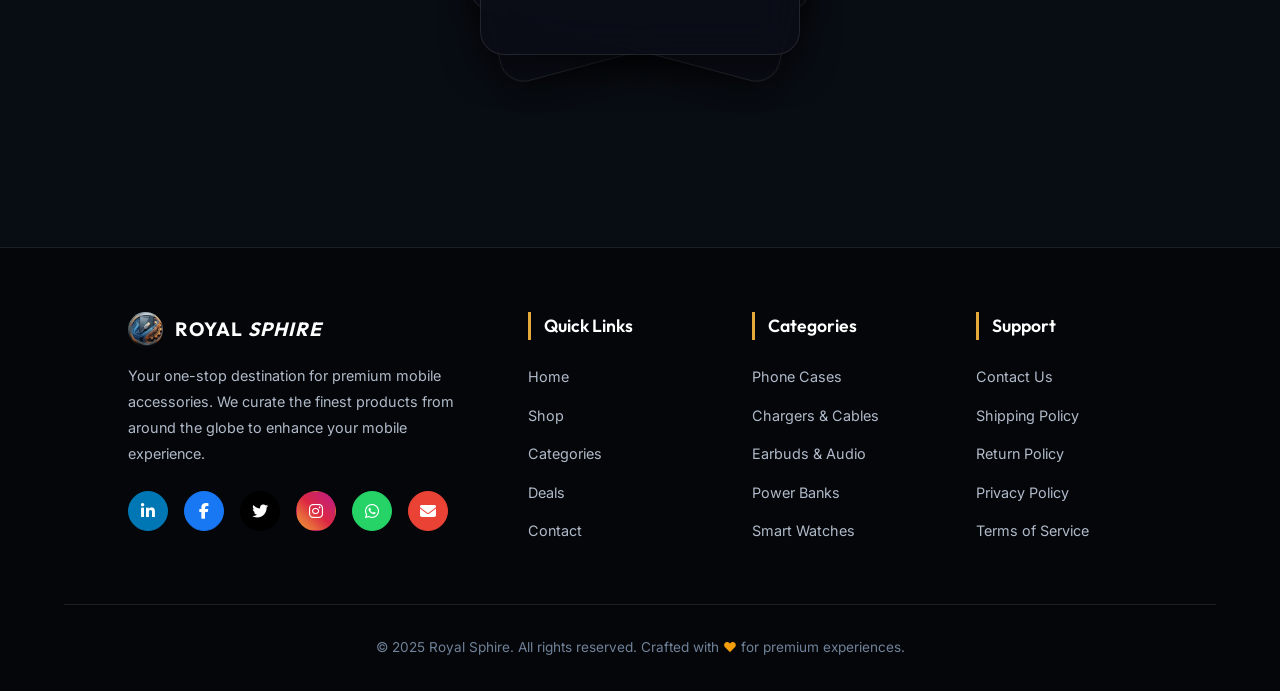
<file: cases.html>
<!DOCTYPE html>
<html lang="en">
<head>
  <meta charset="UTF-8">
  <meta name="viewport" content="width=device-width, initial-scale=1.0">
  <title>Phone Cases Collection — Royal Sphire</title>
  <meta name="description" content="Browse our premium selection of protective and stylish phone cases at Royal Sphire.">

  <!-- Google Fonts -->
  <link rel="preconnect" href="https://fonts.googleapis.com">
  <link rel="preconnect" href="https://fonts.gstatic.com" crossorigin>
  <link href="https://fonts.googleapis.com/css2?family=Inter:wght@300;400;500;600;700;800&family=Outfit:wght@300;400;500;600;700;800;900&display=swap" rel="stylesheet">

  <!-- AOS Animate on Scroll -->
  <link rel="stylesheet" href="https://unpkg.com/aos@2.3.1/dist/aos.css">

  <!-- Font Awesome -->
  <link rel="stylesheet" href="https://cdnjs.cloudflare.com/ajax/libs/font-awesome/6.5.2/css/all.min.css">

  <!-- Custom CSS -->
  <link rel="stylesheet" href="css/style.css">
  
  <style>
    /* Specific styling for 2x3 grid on desktop */
    .category-products-grid {
      display: grid;
      grid-template-columns: repeat(3, 1fr);
      gap: 2.5rem;
      margin-top: 3rem;
    }
    @media (max-width: 1024px) {
      .category-products-grid {
        grid-template-columns: repeat(2, 1fr);
      }
    }
    @media (max-width: 768px) {
      .category-products-grid {
        grid-template-columns: 1fr;
      }
    }
  </style>

  <!-- Favicon -->
  <link rel="icon" type="image/png" href="images/logo.png">
</head>
<body>

  <!-- LOADING SCREEN -->
  <div id="loader" class="loader-screen">
    <div class="loader-content">
      <div class="loader-ring-container">
        <div class="loader-ring"></div>
        <img src="images/logo.png" alt="Royal Sphire Logo" class="loader-logo">
      </div>
      <h2 class="loader-brand">ROYAL <span>SPHIRE</span></h2>
      <p class="loader-tagline">Premium Phone Cases</p>
      <div class="loader-progress-bar">
        <div class="loader-progress-fill"></div>
      </div>
      <span id="loader-percent" class="loader-percent">0%</span>
    </div>
  </div>

  <!-- 3D ROOM BACKGROUND -->
  <div id="scene-3d" class="scene-3d"></div>
  <div class="room-overlay"></div>

  <!-- NAVBAR -->
  <nav id="navbar" class="navbar">
    <a href="index.html" class="logo" id="logo-click-area">
      <img src="images/logo.png" alt="Royal Sphire" class="logo-img">
      <span class="logo-text">ROYAL <span>SPHIRE</span></span>
    </a>

    <ul class="nav-links">
      <li><a href="index.html" class="nav-link">Home</a></li>
      <li class="nav-dropdown">
        <button class="nav-dropdown-trigger">
          Shop
          <svg xmlns="http://www.w3.org/2000/svg" viewBox="0 0 24 24" fill="none" stroke="currentColor" stroke-width="2" stroke-linecap="round" stroke-linejoin="round"><polyline points="6 9 12 15 18 9"></polyline></svg>
        </button>
        <div class="nav-dropdown-menu">
          <a href="index.html#products" class="dropdown-item">
            <span class="dropdown-item-icon"><i class="fas fa-fire"></i></span>
            Featured Products
          </a>
          <div class="dropdown-divider"></div>
          <a href="cases.html" class="dropdown-item">
            <span class="dropdown-item-icon"><i class="fas fa-mobile-alt"></i></span>
            Phone Cases
          </a>
          <a href="chargers.html" class="dropdown-item">
            <span class="dropdown-item-icon"><i class="fas fa-bolt"></i></span>
            Chargers & Cables
          </a>
          <a href="earbuds.html" class="dropdown-item">
            <span class="dropdown-item-icon"><i class="fas fa-headphones-alt"></i></span>
            Earbuds & Audio
          </a>
          <a href="powerbanks.html" class="dropdown-item">
            <span class="dropdown-item-icon"><i class="fas fa-battery-full"></i></span>
            Power Banks
          </a>
          <a href="smartwatches.html" class="dropdown-item">
            <span class="dropdown-item-icon"><i class="fas fa-clock"></i></span>
            Smart Watches
          </a>
          <a href="protectors.html" class="dropdown-item">
            <span class="dropdown-item-icon"><i class="fas fa-shield-alt"></i></span>
            Screen Protectors
          </a>
          <div class="dropdown-divider"></div>
          <a href="index.html#deals" class="dropdown-item">
            <span class="dropdown-item-icon"><i class="fas fa-tags"></i></span>
            Deals & Offers
          </a>
        </div>
      </li>
      <li><a href="index.html#categories" class="nav-link">Categories</a></li>
      <li><a href="index.html#why-us" class="nav-link">About</a></li>
      <li><a href="index.html#contact" class="nav-link">Contact</a></li>
    </ul>

    <div class="nav-actions">
      <a href="index.html#products" class="cta-btn">Shop Now</a>
    </div>

    <!-- Hamburger (Mobile) -->
    <button id="hamburger-btn" class="hamburger" aria-label="Toggle Menu">
      <span></span>
      <span></span>
      <span></span>
    </button>
  </nav>

  <!-- Mobile Menu Overlay -->
  <div id="mobile-menu" class="mobile-menu">
    <div class="mobile-menu-content">
      <a href="index.html" class="mobile-link">Home</a>
      <a href="index.html#products" class="mobile-link">Shop</a>
      <a href="cases.html" class="mobile-link">Phone Cases</a>
      <a href="chargers.html" class="mobile-link">Chargers & Cables</a>
      <a href="earbuds.html" class="mobile-link">Earbuds & Audio</a>
      <a href="powerbanks.html" class="mobile-link">Power Banks</a>
      <a href="smartwatches.html" class="mobile-link">Smart Watches</a>
      <a href="protectors.html" class="mobile-link">Screen Protectors</a>
      <a href="index.html#why-us" class="mobile-link">About Us</a>
      <a href="index.html#deals" class="mobile-link">Deals</a>
      <a href="index.html#contact" class="mobile-link">Contact</a>
      <a href="index.html#products" class="mobile-cta-btn">Shop Now</a>
    </div>
  </div>

  <!-- CATEGORY PRODUCTS SECTION -->
  <section class="section" style="padding-top: 150px; min-height: 80vh;">
    <div class="container">
      <div class="section-header" data-aos="fade-up">
        <span class="section-badge">✦ Collection ✦</span>
        <h2 class="section-title">Phone <span class="text-gradient">Cases</span></h2>
        <p class="section-desc">Premium protection cases for Apple iPhone, Samsung Galaxy, and other flagship devices. Dynamic management via Admin Panel.</p>
      </div>
      
      <!-- 2x3 Grid for Category Products -->
      <div id="products-grid" class="products-grid" data-category-filter="Phone Cases">
        <!-- Renders dynamically -->
      </div>
    </div>
  </section>

  <!-- FOOTER -->
  <footer class="footer">
    <div class="container">
      <div class="footer-grid">
        <div class="footer-col footer-about">
          <div class="footer-logo">
            <img src="images/logo.png" alt="Royal Sphire">
            <span>ROYAL <em>SPHIRE</em></span>
          </div>
          <p class="footer-desc">Your one-stop destination for premium mobile accessories. We curate the finest products from around the globe to enhance your mobile experience.</p>
          <div class="footer-social">
            <a href="https://www.linkedin.com/in/ayaz-mehmood-586869377?utm_source=share_via&utm_content=profile&utm_medium=member_android" target="_blank" rel="noopener" class="social-icon linkedin" aria-label="LinkedIn"><i class="fab fa-linkedin-in"></i></a>
            <a href="https://www.facebook.com/share/1GiDCTgMfx/" target="_blank" rel="noopener" class="social-icon facebook" aria-label="Facebook"><i class="fab fa-facebook-f"></i></a>
            <a href="https://x.com/royalsphire" target="_blank" rel="noopener" class="social-icon twitter" aria-label="Twitter"><i class="fab fa-twitter"></i></a>
            <a href="https://www.instagram.com/royalsphire05?igsh=MWFraHY1ejF3aDA5Zg==" target="_blank" rel="noopener" class="social-icon instagram" aria-label="Instagram"><i class="fab fa-instagram"></i></a>
            <a href="https://wa.me/923495979062" target="_blank" rel="noopener" class="social-icon whatsapp" aria-label="WhatsApp"><i class="fab fa-whatsapp"></i></a>
            <a href="https://mail.google.com/mail/?view=cm&fs=1&to=royalsphire@gmail.com" target="_blank" rel="noopener" class="social-icon gmail" aria-label="Gmail"><i class="fas fa-envelope"></i></a>
          </div>
        </div>
        <div class="footer-col">
          <h3>Quick Links</h3>
          <ul class="footer-links">
            <li><a href="index.html">Home</a></li>
            <li><a href="index.html#products">Shop</a></li>
            <li><a href="index.html#categories">Categories</a></li>
            <li><a href="index.html#deals">Deals</a></li>
            <li><a href="index.html#contact">Contact</a></li>
          </ul>
        </div>
        <div class="footer-col">
          <h3>Categories</h3>
          <ul class="footer-links">
            <li><a href="cases.html">Phone Cases</a></li>
            <li><a href="chargers.html">Chargers & Cables</a></li>
            <li><a href="earbuds.html">Earbuds & Audio</a></li>
            <li><a href="powerbanks.html">Power Banks</a></li>
            <li><a href="smartwatches.html">Smart Watches</a></li>
          </ul>
        </div>
        <div class="footer-col">
          <h3>Support</h3>
          <ul class="footer-links">
            <li><a href="index.html#contact">Contact Us</a></li>
            <li><a href="#">Shipping Policy</a></li>
            <li><a href="#">Return Policy</a></li>
            <li><a href="#">Privacy Policy</a></li>
            <li><a href="#">Terms of Service</a></li>
          </ul>
        </div>
      </div>
      <div class="footer-bottom">
        <p>&copy; 2025 Royal Sphire. All rights reserved. Crafted with <span style="color: var(--secondary)">♥</span> for premium experiences.</p>
      </div>
    </div>
  </footer>

  <!-- ADMIN PANEL (Hidden Modal) -->
  <div id="admin-modal" class="admin-modal">
    <div id="admin-overlay" class="admin-overlay"></div>
    <div class="admin-panel">
      <div class="admin-header">
        <h2><span class="text-gradient">🔐 Admin Panel</span></h2>
        <button id="close-admin" class="admin-close" aria-label="Close">&times;</button>
      </div>

      <!-- Password Gate -->
      <div id="admin-password-gate" class="admin-password-gate">
        <div class="admin-lock-icon"><i class="fas fa-lock" style="font-size:3rem; color: var(--primary);"></i></div>
        <h3>Admin Access</h3>
        <p>Enter the admin password to manage products and affiliate links.</p>
        <input type="password" id="admin-password-input" class="admin-password-input" placeholder="Enter password...">
        <button id="admin-password-submit" class="admin-password-submit btn-primary">Unlock</button>
        <p id="admin-password-error" class="admin-password-error"></p>
      </div>

      <!-- Dashboard -->
      <div id="admin-dashboard" class="admin-dashboard">
        <div class="admin-tabs">
          <button class="admin-tab active" data-tab="tab-add"><i class="fas fa-plus-circle"></i>&nbsp; Add Product</button>
          <button class="admin-tab" data-tab="tab-manage"><i class="fas fa-list"></i>&nbsp; Manage Products</button>
          <button class="admin-tab" data-tab="tab-settings"><i class="fas fa-cog"></i>&nbsp; Import / Export</button>
        </div>

        <!-- Tab: Add Product -->
        <div id="tab-add" class="admin-tab-content active">
          <form id="add-product-form" class="product-form">
            <div class="form-row">
              <div class="form-group">
                <label class="form-label">Product Name *</label>
                <input type="text" id="product-name" class="admin-input" placeholder="e.g. Premium iPhone Case" required>
              </div>
              <div class="form-group">
                <label class="form-label">Price (USD) *</label>
                <input type="number" id="product-price" class="admin-input" placeholder="29.99" step="0.01" required>
              </div>
            </div>
            <div class="form-group">
              <label class="form-label">Description</label>
              <textarea id="product-description" class="admin-textarea" placeholder="Brief product description..." rows="3"></textarea>
            </div>
            <div class="form-row">
              <div class="form-group">
                <label class="form-label">Image URL</label>
                <input type="url" id="product-image-url" class="admin-input" placeholder="https://example.com/image.jpg">
              </div>
              <div class="form-group">
                <label class="form-label">Category</label>
                <select id="product-category" class="admin-select">
                  <option value="Phone Cases" selected>Phone Cases</option>
                  <option value="Chargers">Chargers & Cables</option>
                  <option value="Earbuds">Earbuds & Audio</option>
                  <option value="Power Banks">Power Banks</option>
                  <option value="Smart Watches">Smart Watches</option>
                  <option value="Screen Protectors">Screen Protectors</option>
                  <option value="Other">Other</option>
                </select>
              </div>
            </div>
            <h4 style="color: var(--secondary); margin: 1rem 0 0.5rem; font-family: var(--font-heading);">
              <i class="fas fa-link"></i> Affiliate Links (Optional)
            </h4>
            <div class="form-group">
              <label class="form-label"><i class="fab fa-amazon" style="color: #FF9900"></i> Amazon Link</label>
              <input type="url" id="amazon-link" class="admin-input" placeholder="https://amazon.com/dp/...">
            </div>
            <div class="form-group">
              <label class="form-label"><i class="fas fa-shopping-bag" style="color: #FF6A00"></i> Alibaba Link</label>
              <input type="url" id="alibaba-link" class="admin-input" placeholder="https://alibaba.com/product/...">
            </div>
            <div class="form-group">
              <label class="form-label"><i class="fas fa-shopping-cart" style="color: #E82502"></i> AliExpress Link</label>
              <input type="url" id="aliexpress-link" class="admin-input" placeholder="https://aliexpress.com/item/...">
            </div>
            <button type="submit" class="admin-btn btn-primary" style="width: 100%; margin-top: 1rem;">
              <i class="fas fa-plus"></i>&nbsp; Add Product
            </button>
          </form>
        </div>

        <!-- Tab: Manage Products -->
        <div id="tab-manage" class="admin-tab-content">
          <div id="admin-products-list" class="admin-products-list"></div>
        </div>

        <!-- Tab: Import/Export -->
        <div id="tab-settings" class="admin-tab-content">
          <div class="admin-settings-content">
            <h3 style="font-family: var(--font-heading); margin-bottom: 1rem;">Backup & Restore</h3>
            <div class="admin-export-import">
              <button id="export-btn" class="admin-btn secondary"><i class="fas fa-download"></i>&nbsp; Export Products</button>
              <button id="import-btn" class="admin-btn secondary"><i class="fas fa-upload"></i>&nbsp; Import Products</button>
              <input type="file" id="import-file" accept=".json" style="display: none;">
            </div>

            <hr style="border: 0; border-top: 1px solid var(--border-glass); margin: 2rem 0;">

            <h3 style="font-family: var(--font-heading); margin-bottom: 1rem;">Admin Security</h3>
            <p style="color: var(--text-secondary); margin-bottom: 1rem;">Change your admin access password. This password is saved securely in your browser settings.</p>
            
            <form id="change-password-form" class="product-form" style="max-width: 400px; padding: 0;">
              <div class="form-group" style="margin-bottom: 1rem;">
                <label class="form-label">New Password *</label>
                <input type="password" id="new-admin-password" class="admin-input" placeholder="Enter new password..." required style="width: 100%; padding: 0.8rem; background: var(--bg-glass); border: 1px solid var(--border-glass); border-radius: var(--radius-sm); color: var(--text-primary); outline: none;">
              </div>
              <div class="form-group" style="margin-bottom: 1rem;">
                <label class="form-label">Confirm New Password *</label>
                <input type="password" id="confirm-admin-password" class="admin-input" placeholder="Confirm new password..." required style="width: 100%; padding: 0.8rem; background: var(--bg-glass); border: 1px solid var(--border-glass); border-radius: var(--radius-sm); color: var(--text-primary); outline: none;">
              </div>
              <button type="submit" class="admin-btn btn-primary" style="margin-top: 0.5rem;">
                <i class="fas fa-key"></i>&nbsp; Update Password
              </button>
              <p id="change-password-message" style="margin-top: 1rem; font-size: 0.9rem; font-weight: 600;"></p>
            </form>

            <div style="margin-top: 2rem; padding: 1.5rem; background: rgba(229,169,59,0.05); border-radius: var(--radius-md); border: 1px solid rgba(229,169,59,0.15);">
              <h4 style="color: var(--primary); margin-bottom: 0.5rem;"><i class="fas fa-info-circle"></i> How it works</h4>
              <ul style="color: var(--text-secondary); font-size: 0.9rem; line-height: 1.8; padding-left: 1.5rem;">
                <li>Products are stored in your browser's localStorage</li>
                <li>Export regularly to keep a backup of your data</li>
                <li>Import on a new browser/device to restore products</li>
                <li>Admin access: Click the logo 5 times or navigate to <code style="color: var(--secondary)">#admin</code></li>
                <li>Default password: <code style="color: var(--secondary)">royal123</code> (or your custom password)</li>
              </ul>
            </div>
          </div>
        </div>
      </div>
    </div>
  </div>

  <!-- SCRIPTS -->
  <script src="https://unpkg.com/aos@2.3.1/dist/aos.js"></script>
  <script src="js/3d-room.js"></script>
  <script src="js/main.js"></script>
  <script src="js/admin.js"></script>
</body>
</html>
</file>
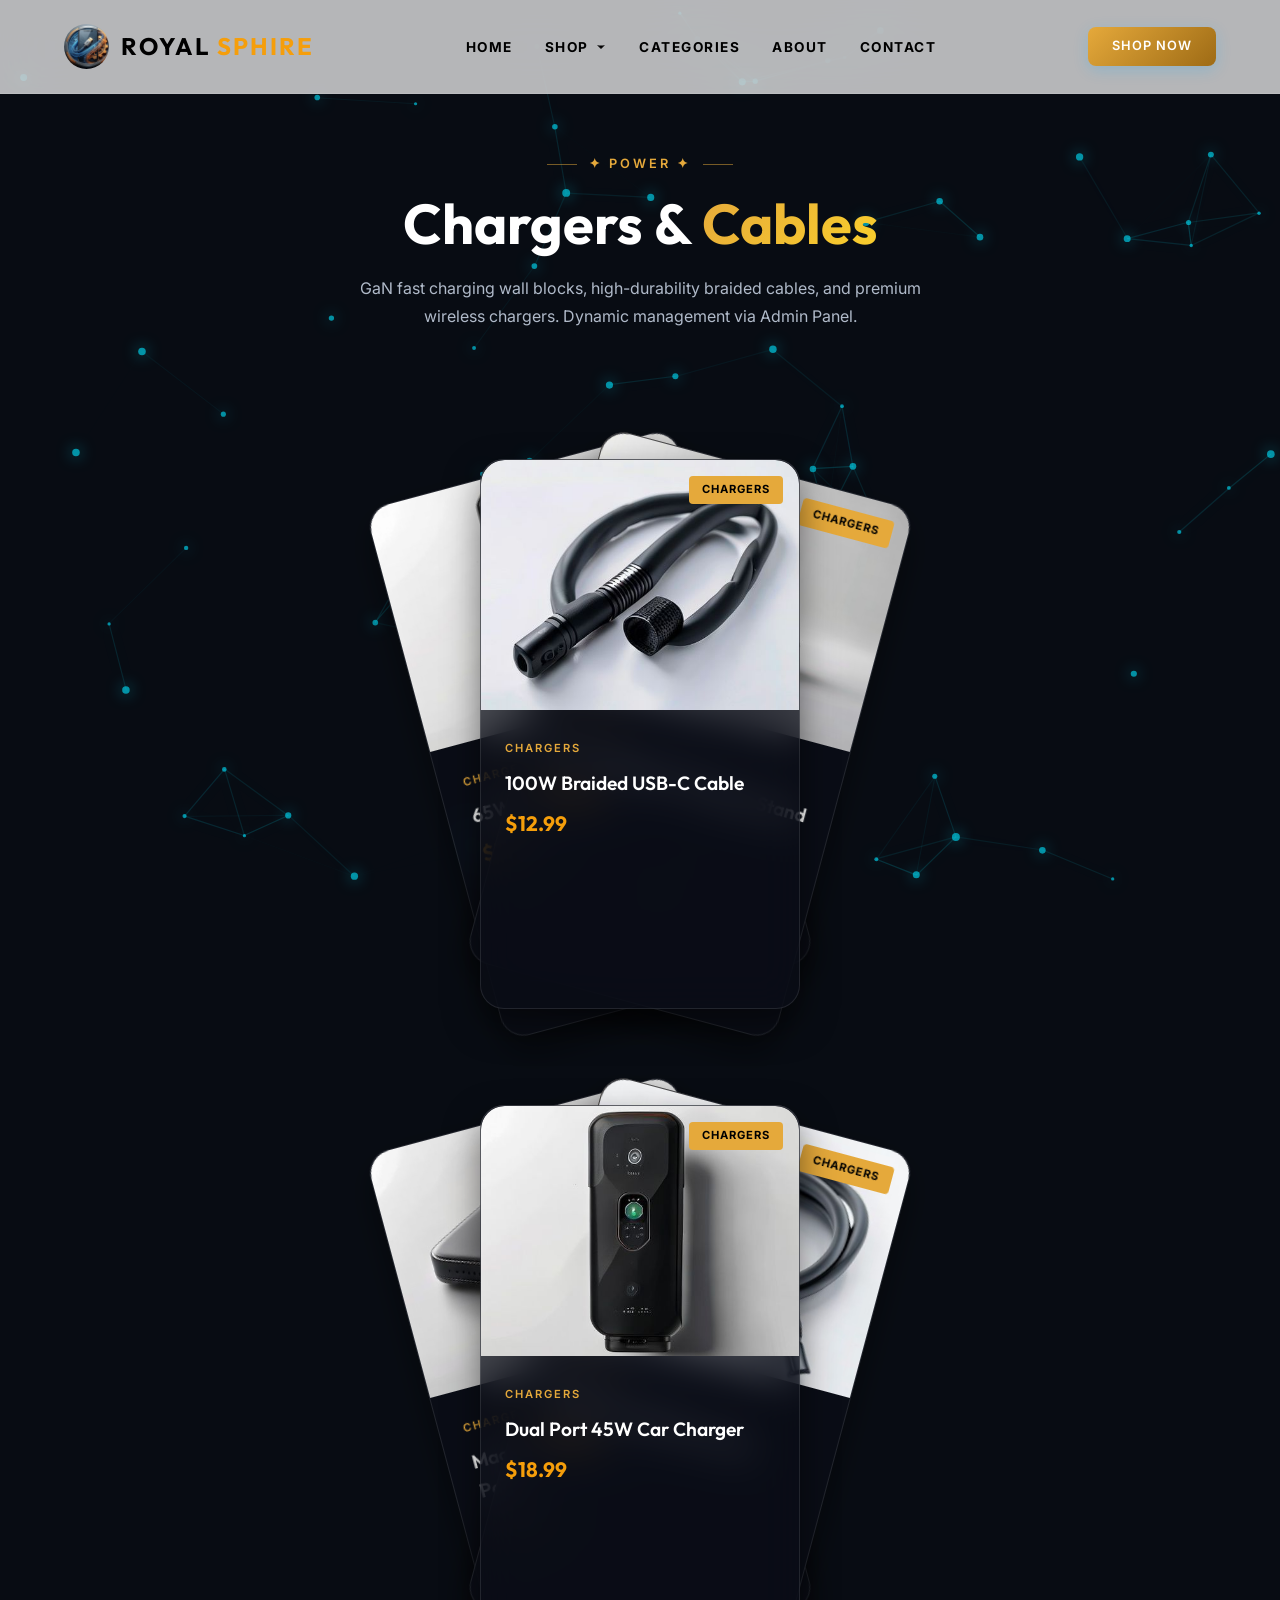
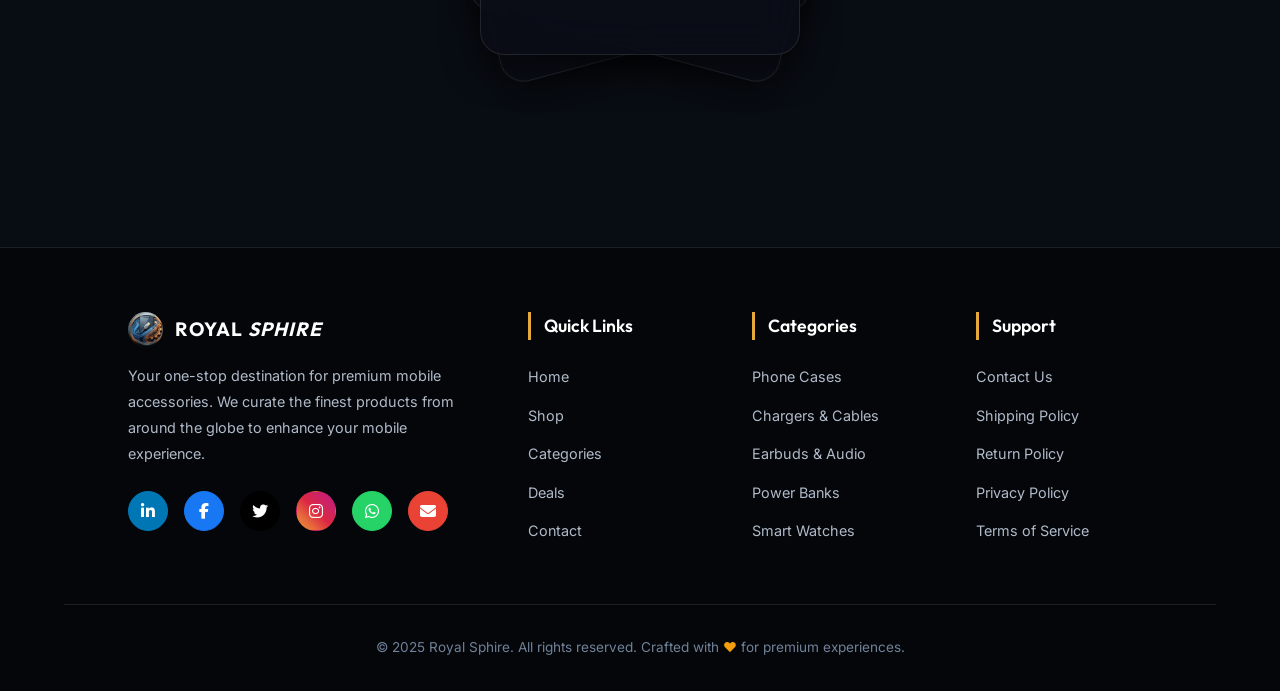
<file: chargers.html>
<!DOCTYPE html>
<html lang="en">
<head>
  <meta charset="UTF-8">
  <meta name="viewport" content="width=device-width, initial-scale=1.0">
  <title>Chargers & Cables — Royal Sphire</title>
  <meta name="description" content="Browse our premium selection of fast chargers, wireless pads, and durable cables at Royal Sphire.">

  <!-- Google Fonts -->
  <link rel="preconnect" href="https://fonts.googleapis.com">
  <link rel="preconnect" href="https://fonts.gstatic.com" crossorigin>
  <link href="https://fonts.googleapis.com/css2?family=Inter:wght@300;400;500;600;700;800&family=Outfit:wght@300;400;500;600;700;800;900&display=swap" rel="stylesheet">

  <!-- AOS Animate on Scroll -->
  <link rel="stylesheet" href="https://unpkg.com/aos@2.3.1/dist/aos.css">

  <!-- Font Awesome -->
  <link rel="stylesheet" href="https://cdnjs.cloudflare.com/ajax/libs/font-awesome/6.5.2/css/all.min.css">

  <!-- Custom CSS -->
  <link rel="stylesheet" href="css/style.css">
  
  <style>
    /* Specific styling for 2x3 grid on desktop */
    .category-products-grid {
      display: grid;
      grid-template-columns: repeat(3, 1fr);
      gap: 2.5rem;
      margin-top: 3rem;
    }
    @media (max-width: 1024px) {
      .category-products-grid {
        grid-template-columns: repeat(2, 1fr);
      }
    }
    @media (max-width: 768px) {
      .category-products-grid {
        grid-template-columns: 1fr;
      }
    }
  </style>

  <!-- Favicon -->
  <link rel="icon" type="image/png" href="images/logo.png">
</head>
<body>

  <!-- LOADING SCREEN -->
  <div id="loader" class="loader-screen">
    <div class="loader-content">
      <div class="loader-ring-container">
        <div class="loader-ring"></div>
        <img src="images/logo.png" alt="Royal Sphire Logo" class="loader-logo">
      </div>
      <h2 class="loader-brand">ROYAL <span>SPHIRE</span></h2>
      <p class="loader-tagline">Premium Chargers & Cables</p>
      <div class="loader-progress-bar">
        <div class="loader-progress-fill"></div>
      </div>
      <span id="loader-percent" class="loader-percent">0%</span>
    </div>
  </div>

  <!-- 3D ROOM BACKGROUND -->
  <div id="scene-3d" class="scene-3d"></div>
  <div class="room-overlay"></div>

  <!-- NAVBAR -->
  <nav id="navbar" class="navbar">
    <a href="index.html" class="logo" id="logo-click-area">
      <img src="images/logo.png" alt="Royal Sphire" class="logo-img">
      <span class="logo-text">ROYAL <span>SPHIRE</span></span>
    </a>

    <ul class="nav-links">
      <li><a href="index.html" class="nav-link">Home</a></li>
      <li class="nav-dropdown">
        <button class="nav-dropdown-trigger">
          Shop
          <svg xmlns="http://www.w3.org/2000/svg" viewBox="0 0 24 24" fill="none" stroke="currentColor" stroke-width="2" stroke-linecap="round" stroke-linejoin="round"><polyline points="6 9 12 15 18 9"></polyline></svg>
        </button>
        <div class="nav-dropdown-menu">
          <a href="index.html#products" class="dropdown-item">
            <span class="dropdown-item-icon"><i class="fas fa-fire"></i></span>
            Featured Products
          </a>
          <div class="dropdown-divider"></div>
          <a href="cases.html" class="dropdown-item">
            <span class="dropdown-item-icon"><i class="fas fa-mobile-alt"></i></span>
            Phone Cases
          </a>
          <a href="chargers.html" class="dropdown-item">
            <span class="dropdown-item-icon"><i class="fas fa-bolt"></i></span>
            Chargers & Cables
          </a>
          <a href="earbuds.html" class="dropdown-item">
            <span class="dropdown-item-icon"><i class="fas fa-headphones-alt"></i></span>
            Earbuds & Audio
          </a>
          <a href="powerbanks.html" class="dropdown-item">
            <span class="dropdown-item-icon"><i class="fas fa-battery-full"></i></span>
            Power Banks
          </a>
          <a href="smartwatches.html" class="dropdown-item">
            <span class="dropdown-item-icon"><i class="fas fa-clock"></i></span>
            Smart Watches
          </a>
          <a href="protectors.html" class="dropdown-item">
            <span class="dropdown-item-icon"><i class="fas fa-shield-alt"></i></span>
            Screen Protectors
          </a>
          <div class="dropdown-divider"></div>
          <a href="index.html#deals" class="dropdown-item">
            <span class="dropdown-item-icon"><i class="fas fa-tags"></i></span>
            Deals & Offers
          </a>
        </div>
      </li>
      <li><a href="index.html#categories" class="nav-link">Categories</a></li>
      <li><a href="index.html#why-us" class="nav-link">About</a></li>
      <li><a href="index.html#contact" class="nav-link">Contact</a></li>
    </ul>

    <div class="nav-actions">
      <a href="index.html#products" class="cta-btn">Shop Now</a>
    </div>

    <!-- Hamburger (Mobile) -->
    <button id="hamburger-btn" class="hamburger" aria-label="Toggle Menu">
      <span></span>
      <span></span>
      <span></span>
    </button>
  </nav>

  <!-- Mobile Menu Overlay -->
  <div id="mobile-menu" class="mobile-menu">
    <div class="mobile-menu-content">
      <a href="index.html" class="mobile-link">Home</a>
      <a href="index.html#products" class="mobile-link">Shop</a>
      <a href="cases.html" class="mobile-link">Phone Cases</a>
      <a href="chargers.html" class="mobile-link">Chargers & Cables</a>
      <a href="earbuds.html" class="mobile-link">Earbuds & Audio</a>
      <a href="powerbanks.html" class="mobile-link">Power Banks</a>
      <a href="smartwatches.html" class="mobile-link">Smart Watches</a>
      <a href="protectors.html" class="mobile-link">Screen Protectors</a>
      <a href="index.html#why-us" class="mobile-link">About Us</a>
      <a href="index.html#deals" class="mobile-link">Deals</a>
      <a href="index.html#contact" class="mobile-link">Contact</a>
      <a href="index.html#products" class="mobile-cta-btn">Shop Now</a>
    </div>
  </div>

  <!-- CATEGORY PRODUCTS SECTION -->
  <section class="section" style="padding-top: 150px; min-height: 80vh;">
    <div class="container">
      <div class="section-header" data-aos="fade-up">
        <span class="section-badge">✦ Power ✦</span>
        <h2 class="section-title">Chargers & <span class="text-gradient">Cables</span></h2>
        <p class="section-desc">GaN fast charging wall blocks, high-durability braided cables, and premium wireless chargers. Dynamic management via Admin Panel.</p>
      </div>
      
      <!-- 2x3 Grid for Category Products -->
      <div id="products-grid" class="products-grid" data-category-filter="Chargers">
        <!-- Renders dynamically -->
      </div>
    </div>
  </section>

  <!-- FOOTER -->
  <footer class="footer">
    <div class="container">
      <div class="footer-grid">
        <div class="footer-col footer-about">
          <div class="footer-logo">
            <img src="images/logo.png" alt="Royal Sphire">
            <span>ROYAL <em>SPHIRE</em></span>
          </div>
          <p class="footer-desc">Your one-stop destination for premium mobile accessories. We curate the finest products from around the globe to enhance your mobile experience.</p>
          <div class="footer-social">
            <a href="https://www.linkedin.com/in/ayaz-mehmood-586869377?utm_source=share_via&utm_content=profile&utm_medium=member_android" target="_blank" rel="noopener" class="social-icon linkedin" aria-label="LinkedIn"><i class="fab fa-linkedin-in"></i></a>
            <a href="https://www.facebook.com/share/1GiDCTgMfx/" target="_blank" rel="noopener" class="social-icon facebook" aria-label="Facebook"><i class="fab fa-facebook-f"></i></a>
            <a href="https://x.com/royalsphire" target="_blank" rel="noopener" class="social-icon twitter" aria-label="Twitter"><i class="fab fa-twitter"></i></a>
            <a href="https://www.instagram.com/royalsphire05?igsh=MWFraHY1ejF3aDA5Zg==" target="_blank" rel="noopener" class="social-icon instagram" aria-label="Instagram"><i class="fab fa-instagram"></i></a>
            <a href="https://wa.me/923495979062" target="_blank" rel="noopener" class="social-icon whatsapp" aria-label="WhatsApp"><i class="fab fa-whatsapp"></i></a>
            <a href="https://mail.google.com/mail/?view=cm&fs=1&to=royalsphire@gmail.com" target="_blank" rel="noopener" class="social-icon gmail" aria-label="Gmail"><i class="fas fa-envelope"></i></a>
          </div>
        </div>
        <div class="footer-col">
          <h3>Quick Links</h3>
          <ul class="footer-links">
            <li><a href="index.html">Home</a></li>
            <li><a href="index.html#products">Shop</a></li>
            <li><a href="index.html#categories">Categories</a></li>
            <li><a href="index.html#deals">Deals</a></li>
            <li><a href="index.html#contact">Contact</a></li>
          </ul>
        </div>
        <div class="footer-col">
          <h3>Categories</h3>
          <ul class="footer-links">
            <li><a href="cases.html">Phone Cases</a></li>
            <li><a href="chargers.html">Chargers & Cables</a></li>
            <li><a href="earbuds.html">Earbuds & Audio</a></li>
            <li><a href="powerbanks.html">Power Banks</a></li>
            <li><a href="smartwatches.html">Smart Watches</a></li>
          </ul>
        </div>
        <div class="footer-col">
          <h3>Support</h3>
          <ul class="footer-links">
            <li><a href="index.html#contact">Contact Us</a></li>
            <li><a href="#">Shipping Policy</a></li>
            <li><a href="#">Return Policy</a></li>
            <li><a href="#">Privacy Policy</a></li>
            <li><a href="#">Terms of Service</a></li>
          </ul>
        </div>
      </div>
      <div class="footer-bottom">
        <p>&copy; 2025 Royal Sphire. All rights reserved. Crafted with <span style="color: var(--secondary)">♥</span> for premium experiences.</p>
      </div>
    </div>
  </footer>

  <!-- ADMIN PANEL (Hidden Modal) -->
  <div id="admin-modal" class="admin-modal">
    <div id="admin-overlay" class="admin-overlay"></div>
    <div class="admin-panel">
      <div class="admin-header">
        <h2><span class="text-gradient">🔐 Admin Panel</span></h2>
        <button id="close-admin" class="admin-close" aria-label="Close">&times;</button>
      </div>

      <!-- Password Gate -->
      <div id="admin-password-gate" class="admin-password-gate">
        <div class="admin-lock-icon"><i class="fas fa-lock" style="font-size:3rem; color: var(--primary);"></i></div>
        <h3>Admin Access</h3>
        <p>Enter the admin password to manage products and affiliate links.</p>
        <input type="password" id="admin-password-input" class="admin-password-input" placeholder="Enter password...">
        <button id="admin-password-submit" class="admin-password-submit btn-primary">Unlock</button>
        <p id="admin-password-error" class="admin-password-error"></p>
      </div>

      <!-- Dashboard -->
      <div id="admin-dashboard" class="admin-dashboard">
        <div class="admin-tabs">
          <button class="admin-tab active" data-tab="tab-add"><i class="fas fa-plus-circle"></i>&nbsp; Add Product</button>
          <button class="admin-tab" data-tab="tab-manage"><i class="fas fa-list"></i>&nbsp; Manage Products</button>
          <button class="admin-tab" data-tab="tab-settings"><i class="fas fa-cog"></i>&nbsp; Import / Export</button>
        </div>

        <!-- Tab: Add Product -->
        <div id="tab-add" class="admin-tab-content active">
          <form id="add-product-form" class="product-form">
            <div class="form-row">
              <div class="form-group">
                <label class="form-label">Product Name *</label>
                <input type="text" id="product-name" class="admin-input" placeholder="e.g. Premium iPhone Case" required>
              </div>
              <div class="form-group">
                <label class="form-label">Price (USD) *</label>
                <input type="number" id="product-price" class="admin-input" placeholder="29.99" step="0.01" required>
              </div>
            </div>
            <div class="form-group">
              <label class="form-label">Description</label>
              <textarea id="product-description" class="admin-textarea" placeholder="Brief product description..." rows="3"></textarea>
            </div>
            <div class="form-row">
              <div class="form-group">
                <label class="form-label">Image URL</label>
                <input type="url" id="product-image-url" class="admin-input" placeholder="https://example.com/image.jpg">
              </div>
              <div class="form-group">
                <label class="form-label">Category</label>
                <select id="product-category" class="admin-select">
                  <option value="Phone Cases">Phone Cases</option>
                  <option value="Chargers" selected>Chargers & Cables</option>
                  <option value="Earbuds">Earbuds & Audio</option>
                  <option value="Power Banks">Power Banks</option>
                  <option value="Smart Watches">Smart Watches</option>
                  <option value="Screen Protectors">Screen Protectors</option>
                  <option value="Other">Other</option>
                </select>
              </div>
            </div>
            <h4 style="color: var(--secondary); margin: 1rem 0 0.5rem; font-family: var(--font-heading);">
              <i class="fas fa-link"></i> Affiliate Links (Optional)
            </h4>
            <div class="form-group">
              <label class="form-label"><i class="fab fa-amazon" style="color: #FF9900"></i> Amazon Link</label>
              <input type="url" id="amazon-link" class="admin-input" placeholder="https://amazon.com/dp/...">
            </div>
            <div class="form-group">
              <label class="form-label"><i class="fas fa-shopping-bag" style="color: #FF6A00"></i> Alibaba Link</label>
              <input type="url" id="alibaba-link" class="admin-input" placeholder="https://alibaba.com/product/...">
            </div>
            <div class="form-group">
              <label class="form-label"><i class="fas fa-shopping-cart" style="color: #E82502"></i> AliExpress Link</label>
              <input type="url" id="aliexpress-link" class="admin-input" placeholder="https://aliexpress.com/item/...">
            </div>
            <button type="submit" class="admin-btn btn-primary" style="width: 100%; margin-top: 1rem;">
              <i class="fas fa-plus"></i>&nbsp; Add Product
            </button>
          </form>
        </div>

        <!-- Tab: Manage Products -->
        <div id="tab-manage" class="admin-tab-content">
          <div id="admin-products-list" class="admin-products-list"></div>
        </div>

        <!-- Tab: Import/Export -->
        <div id="tab-settings" class="admin-tab-content">
          <div class="admin-settings-content">
            <h3 style="font-family: var(--font-heading); margin-bottom: 1rem;">Backup & Restore</h3>
            <div class="admin-export-import">
              <button id="export-btn" class="admin-btn secondary"><i class="fas fa-download"></i>&nbsp; Export Products</button>
              <button id="import-btn" class="admin-btn secondary"><i class="fas fa-upload"></i>&nbsp; Import Products</button>
              <input type="file" id="import-file" accept=".json" style="display: none;">
            </div>

            <hr style="border: 0; border-top: 1px solid var(--border-glass); margin: 2rem 0;">

            <h3 style="font-family: var(--font-heading); margin-bottom: 1rem;">Admin Security</h3>
            <p style="color: var(--text-secondary); margin-bottom: 1rem;">Change your admin access password. This password is saved securely in your browser settings.</p>
            
            <form id="change-password-form" class="product-form" style="max-width: 400px; padding: 0;">
              <div class="form-group" style="margin-bottom: 1rem;">
                <label class="form-label">New Password *</label>
                <input type="password" id="new-admin-password" class="admin-input" placeholder="Enter new password..." required style="width: 100%; padding: 0.8rem; background: var(--bg-glass); border: 1px solid var(--border-glass); border-radius: var(--radius-sm); color: var(--text-primary); outline: none;">
              </div>
              <div class="form-group" style="margin-bottom: 1rem;">
                <label class="form-label">Confirm New Password *</label>
                <input type="password" id="confirm-admin-password" class="admin-input" placeholder="Confirm new password..." required style="width: 100%; padding: 0.8rem; background: var(--bg-glass); border: 1px solid var(--border-glass); border-radius: var(--radius-sm); color: var(--text-primary); outline: none;">
              </div>
              <button type="submit" class="admin-btn btn-primary" style="margin-top: 0.5rem;">
                <i class="fas fa-key"></i>&nbsp; Update Password
              </button>
              <p id="change-password-message" style="margin-top: 1rem; font-size: 0.9rem; font-weight: 600;"></p>
            </form>

            <div style="margin-top: 2rem; padding: 1.5rem; background: rgba(229,169,59,0.05); border-radius: var(--radius-md); border: 1px solid rgba(229,169,59,0.15);">
              <h4 style="color: var(--primary); margin-bottom: 0.5rem;"><i class="fas fa-info-circle"></i> How it works</h4>
              <ul style="color: var(--text-secondary); font-size: 0.9rem; line-height: 1.8; padding-left: 1.5rem;">
                <li>Products are stored in your browser's localStorage</li>
                <li>Export regularly to keep a backup of your data</li>
                <li>Import on a new browser/device to restore products</li>
                <li>Admin access: Click the logo 5 times or navigate to <code style="color: var(--secondary)">#admin</code></li>
                <li>Default password: <code style="color: var(--secondary)">royal123</code> (or your custom password)</li>
              </ul>
            </div>
          </div>
        </div>
      </div>
    </div>
  </div>

  <!-- SCRIPTS -->
  <script src="https://unpkg.com/aos@2.3.1/dist/aos.js"></script>
  <script src="js/3d-room.js"></script>
  <script src="js/main.js"></script>
  <script src="js/admin.js"></script>
</body>
</html>
</file>
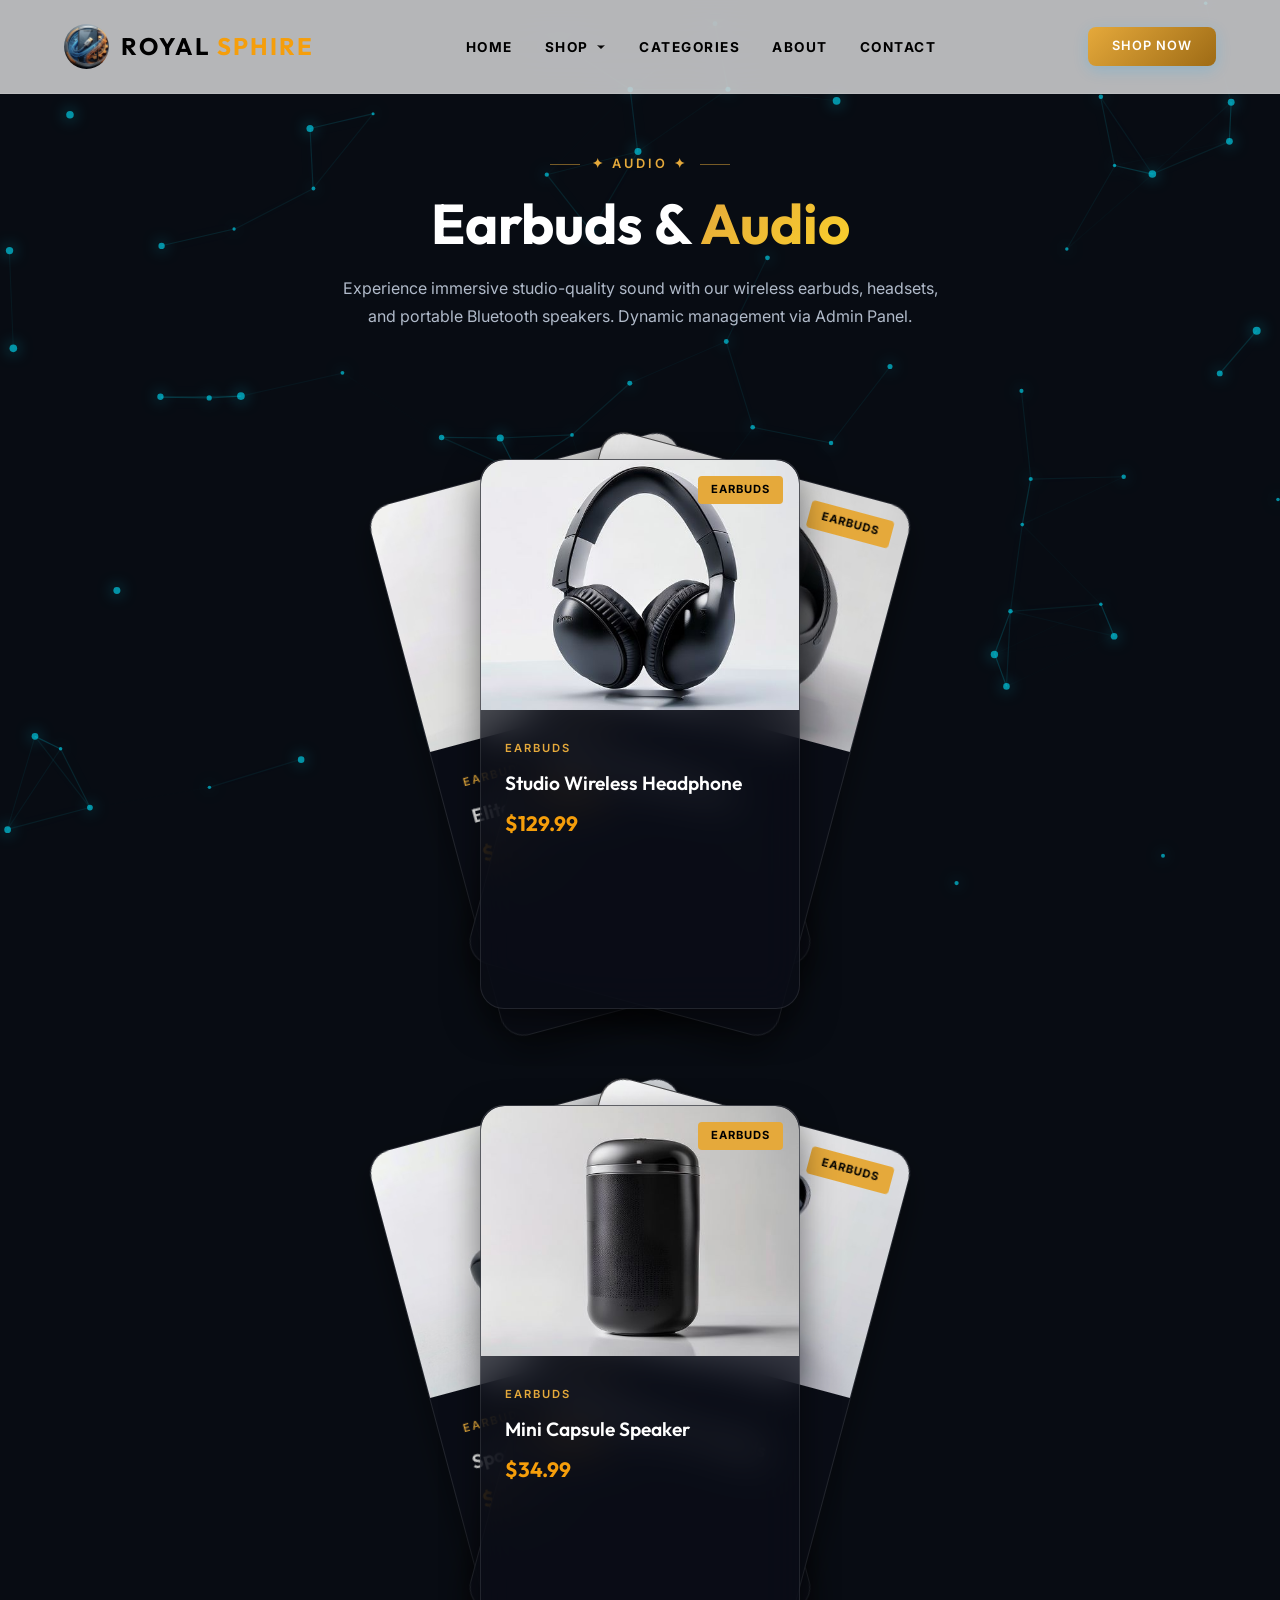
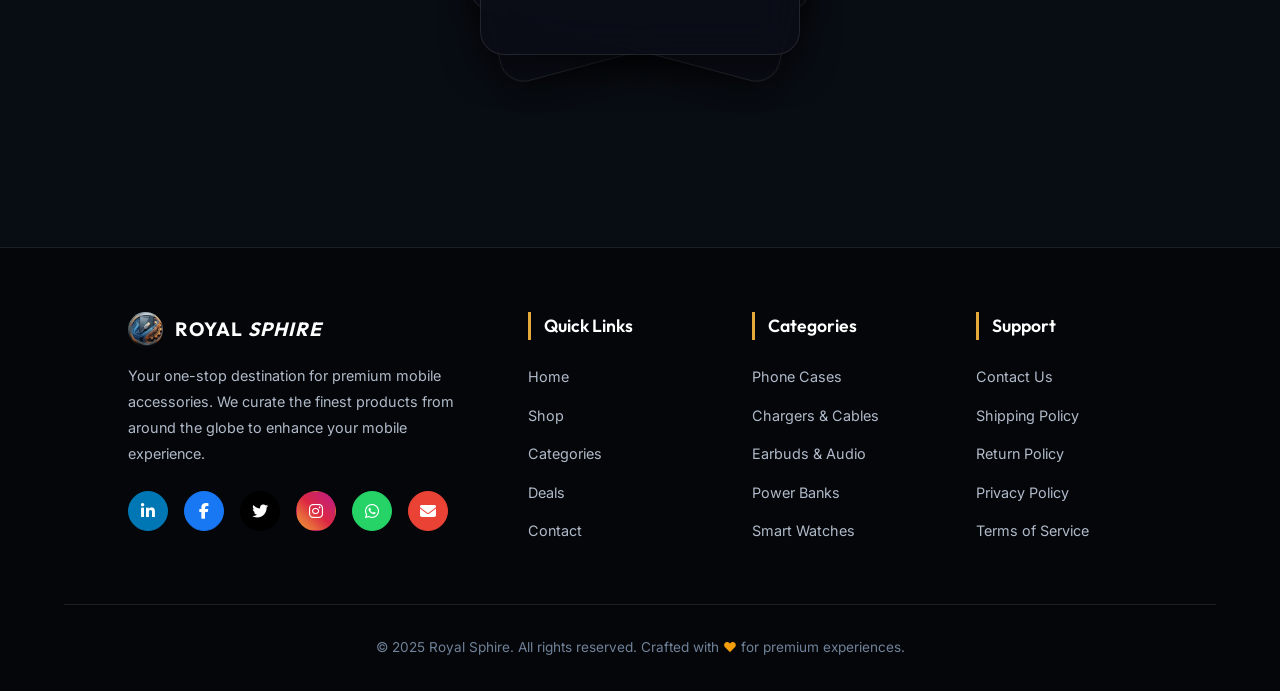
<file: earbuds.html>
<!DOCTYPE html>
<html lang="en">
<head>
  <meta charset="UTF-8">
  <meta name="viewport" content="width=device-width, initial-scale=1.0">
  <title>Earbuds & Audio — Royal Sphire</title>
  <meta name="description" content="Browse our premium selection of TWS wireless earbuds and audio gear at Royal Sphire.">

  <!-- Google Fonts -->
  <link rel="preconnect" href="https://fonts.googleapis.com">
  <link rel="preconnect" href="https://fonts.gstatic.com" crossorigin>
  <link href="https://fonts.googleapis.com/css2?family=Inter:wght@300;400;500;600;700;800&family=Outfit:wght@300;400;500;600;700;800;900&display=swap" rel="stylesheet">

  <!-- AOS Animate on Scroll -->
  <link rel="stylesheet" href="https://unpkg.com/aos@2.3.1/dist/aos.css">

  <!-- Font Awesome -->
  <link rel="stylesheet" href="https://cdnjs.cloudflare.com/ajax/libs/font-awesome/6.5.2/css/all.min.css">

  <!-- Custom CSS -->
  <link rel="stylesheet" href="css/style.css">
  
  <style>
    /* Specific styling for 2x3 grid on desktop */
    .category-products-grid {
      display: grid;
      grid-template-columns: repeat(3, 1fr);
      gap: 2.5rem;
      margin-top: 3rem;
    }
    @media (max-width: 1024px) {
      .category-products-grid {
        grid-template-columns: repeat(2, 1fr);
      }
    }
    @media (max-width: 768px) {
      .category-products-grid {
        grid-template-columns: 1fr;
      }
    }
  </style>

  <!-- Favicon -->
  <link rel="icon" type="image/png" href="images/logo.png">
</head>
<body>

  <!-- LOADING SCREEN -->
  <div id="loader" class="loader-screen">
    <div class="loader-content">
      <div class="loader-ring-container">
        <div class="loader-ring"></div>
        <img src="images/logo.png" alt="Royal Sphire Logo" class="loader-logo">
      </div>
      <h2 class="loader-brand">ROYAL <span>SPHIRE</span></h2>
      <p class="loader-tagline">Premium Earbuds & Audio</p>
      <div class="loader-progress-bar">
        <div class="loader-progress-fill"></div>
      </div>
      <span id="loader-percent" class="loader-percent">0%</span>
    </div>
  </div>

  <!-- 3D ROOM BACKGROUND -->
  <div id="scene-3d" class="scene-3d"></div>
  <div class="room-overlay"></div>

  <!-- NAVBAR -->
  <nav id="navbar" class="navbar">
    <a href="index.html" class="logo" id="logo-click-area">
      <img src="images/logo.png" alt="Royal Sphire" class="logo-img">
      <span class="logo-text">ROYAL <span>SPHIRE</span></span>
    </a>

    <ul class="nav-links">
      <li><a href="index.html" class="nav-link">Home</a></li>
      <li class="nav-dropdown">
        <button class="nav-dropdown-trigger">
          Shop
          <svg xmlns="http://www.w3.org/2000/svg" viewBox="0 0 24 24" fill="none" stroke="currentColor" stroke-width="2" stroke-linecap="round" stroke-linejoin="round"><polyline points="6 9 12 15 18 9"></polyline></svg>
        </button>
        <div class="nav-dropdown-menu">
          <a href="index.html#products" class="dropdown-item">
            <span class="dropdown-item-icon"><i class="fas fa-fire"></i></span>
            Featured Products
          </a>
          <div class="dropdown-divider"></div>
          <a href="cases.html" class="dropdown-item">
            <span class="dropdown-item-icon"><i class="fas fa-mobile-alt"></i></span>
            Phone Cases
          </a>
          <a href="chargers.html" class="dropdown-item">
            <span class="dropdown-item-icon"><i class="fas fa-bolt"></i></span>
            Chargers & Cables
          </a>
          <a href="earbuds.html" class="dropdown-item">
            <span class="dropdown-item-icon"><i class="fas fa-headphones-alt"></i></span>
            Earbuds & Audio
          </a>
          <a href="powerbanks.html" class="dropdown-item">
            <span class="dropdown-item-icon"><i class="fas fa-battery-full"></i></span>
            Power Banks
          </a>
          <a href="smartwatches.html" class="dropdown-item">
            <span class="dropdown-item-icon"><i class="fas fa-clock"></i></span>
            Smart Watches
          </a>
          <a href="protectors.html" class="dropdown-item">
            <span class="dropdown-item-icon"><i class="fas fa-shield-alt"></i></span>
            Screen Protectors
          </a>
          <div class="dropdown-divider"></div>
          <a href="index.html#deals" class="dropdown-item">
            <span class="dropdown-item-icon"><i class="fas fa-tags"></i></span>
            Deals & Offers
          </a>
        </div>
      </li>
      <li><a href="index.html#categories" class="nav-link">Categories</a></li>
      <li><a href="index.html#why-us" class="nav-link">About</a></li>
      <li><a href="index.html#contact" class="nav-link">Contact</a></li>
    </ul>

    <div class="nav-actions">
      <a href="index.html#products" class="cta-btn">Shop Now</a>
    </div>

    <!-- Hamburger (Mobile) -->
    <button id="hamburger-btn" class="hamburger" aria-label="Toggle Menu">
      <span></span>
      <span></span>
      <span></span>
    </button>
  </nav>

  <!-- Mobile Menu Overlay -->
  <div id="mobile-menu" class="mobile-menu">
    <div class="mobile-menu-content">
      <a href="index.html" class="mobile-link">Home</a>
      <a href="index.html#products" class="mobile-link">Shop</a>
      <a href="cases.html" class="mobile-link">Phone Cases</a>
      <a href="chargers.html" class="mobile-link">Chargers & Cables</a>
      <a href="earbuds.html" class="mobile-link">Earbuds & Audio</a>
      <a href="powerbanks.html" class="mobile-link">Power Banks</a>
      <a href="smartwatches.html" class="mobile-link">Smart Watches</a>
      <a href="protectors.html" class="mobile-link">Screen Protectors</a>
      <a href="index.html#why-us" class="mobile-link">About Us</a>
      <a href="index.html#deals" class="mobile-link">Deals</a>
      <a href="index.html#contact" class="mobile-link">Contact</a>
      <a href="index.html#products" class="mobile-cta-btn">Shop Now</a>
    </div>
  </div>

  <!-- CATEGORY PRODUCTS SECTION -->
  <section class="section" style="padding-top: 150px; min-height: 80vh;">
    <div class="container">
      <div class="section-header" data-aos="fade-up">
        <span class="section-badge">✦ Audio ✦</span>
        <h2 class="section-title">Earbuds & <span class="text-gradient">Audio</span></h2>
        <p class="section-desc">Experience immersive studio-quality sound with our wireless earbuds, headsets, and portable Bluetooth speakers. Dynamic management via Admin Panel.</p>
      </div>
      
      <!-- 2x3 Grid for Category Products -->
      <div id="products-grid" class="products-grid" data-category-filter="Earbuds">
        <!-- Renders dynamically -->
      </div>
    </div>
  </section>

  <!-- FOOTER -->
  <footer class="footer">
    <div class="container">
      <div class="footer-grid">
        <div class="footer-col footer-about">
          <div class="footer-logo">
            <img src="images/logo.png" alt="Royal Sphire">
            <span>ROYAL <em>SPHIRE</em></span>
          </div>
          <p class="footer-desc">Your one-stop destination for premium mobile accessories. We curate the finest products from around the globe to enhance your mobile experience.</p>
          <div class="footer-social">
            <a href="https://www.linkedin.com/in/ayaz-mehmood-586869377?utm_source=share_via&utm_content=profile&utm_medium=member_android" target="_blank" rel="noopener" class="social-icon linkedin" aria-label="LinkedIn"><i class="fab fa-linkedin-in"></i></a>
            <a href="https://www.facebook.com/share/1GiDCTgMfx/" target="_blank" rel="noopener" class="social-icon facebook" aria-label="Facebook"><i class="fab fa-facebook-f"></i></a>
            <a href="https://x.com/royalsphire" target="_blank" rel="noopener" class="social-icon twitter" aria-label="Twitter"><i class="fab fa-twitter"></i></a>
            <a href="https://www.instagram.com/royalsphire05?igsh=MWFraHY1ejF3aDA5Zg==" target="_blank" rel="noopener" class="social-icon instagram" aria-label="Instagram"><i class="fab fa-instagram"></i></a>
            <a href="https://wa.me/923495979062" target="_blank" rel="noopener" class="social-icon whatsapp" aria-label="WhatsApp"><i class="fab fa-whatsapp"></i></a>
            <a href="https://mail.google.com/mail/?view=cm&fs=1&to=royalsphire@gmail.com" target="_blank" rel="noopener" class="social-icon gmail" aria-label="Gmail"><i class="fas fa-envelope"></i></a>
          </div>
        </div>
        <div class="footer-col">
          <h3>Quick Links</h3>
          <ul class="footer-links">
            <li><a href="index.html">Home</a></li>
            <li><a href="index.html#products">Shop</a></li>
            <li><a href="index.html#categories">Categories</a></li>
            <li><a href="index.html#deals">Deals</a></li>
            <li><a href="index.html#contact">Contact</a></li>
          </ul>
        </div>
        <div class="footer-col">
          <h3>Categories</h3>
          <ul class="footer-links">
            <li><a href="cases.html">Phone Cases</a></li>
            <li><a href="chargers.html">Chargers & Cables</a></li>
            <li><a href="earbuds.html">Earbuds & Audio</a></li>
            <li><a href="powerbanks.html">Power Banks</a></li>
            <li><a href="smartwatches.html">Smart Watches</a></li>
          </ul>
        </div>
        <div class="footer-col">
          <h3>Support</h3>
          <ul class="footer-links">
            <li><a href="index.html#contact">Contact Us</a></li>
            <li><a href="#">Shipping Policy</a></li>
            <li><a href="#">Return Policy</a></li>
            <li><a href="#">Privacy Policy</a></li>
            <li><a href="#">Terms of Service</a></li>
          </ul>
        </div>
      </div>
      <div class="footer-bottom">
        <p>&copy; 2025 Royal Sphire. All rights reserved. Crafted with <span style="color: var(--secondary)">♥</span> for premium experiences.</p>
      </div>
    </div>
  </footer>

  <!-- ADMIN PANEL (Hidden Modal) -->
  <div id="admin-modal" class="admin-modal">
    <div id="admin-overlay" class="admin-overlay"></div>
    <div class="admin-panel">
      <div class="admin-header">
        <h2><span class="text-gradient">🔐 Admin Panel</span></h2>
        <button id="close-admin" class="admin-close" aria-label="Close">&times;</button>
      </div>

      <!-- Password Gate -->
      <div id="admin-password-gate" class="admin-password-gate">
        <div class="admin-lock-icon"><i class="fas fa-lock" style="font-size:3rem; color: var(--primary);"></i></div>
        <h3>Admin Access</h3>
        <p>Enter the admin password to manage products and affiliate links.</p>
        <input type="password" id="admin-password-input" class="admin-password-input" placeholder="Enter password...">
        <button id="admin-password-submit" class="admin-password-submit btn-primary">Unlock</button>
        <p id="admin-password-error" class="admin-password-error"></p>
      </div>

      <!-- Dashboard -->
      <div id="admin-dashboard" class="admin-dashboard">
        <div class="admin-tabs">
          <button class="admin-tab active" data-tab="tab-add"><i class="fas fa-plus-circle"></i>&nbsp; Add Product</button>
          <button class="admin-tab" data-tab="tab-manage"><i class="fas fa-list"></i>&nbsp; Manage Products</button>
          <button class="admin-tab" data-tab="tab-settings"><i class="fas fa-cog"></i>&nbsp; Import / Export</button>
        </div>

        <!-- Tab: Add Product -->
        <div id="tab-add" class="admin-tab-content active">
          <form id="add-product-form" class="product-form">
            <div class="form-row">
              <div class="form-group">
                <label class="form-label">Product Name *</label>
                <input type="text" id="product-name" class="admin-input" placeholder="e.g. Premium iPhone Case" required>
              </div>
              <div class="form-group">
                <label class="form-label">Price (USD) *</label>
                <input type="number" id="product-price" class="admin-input" placeholder="29.99" step="0.01" required>
              </div>
            </div>
            <div class="form-group">
              <label class="form-label">Description</label>
              <textarea id="product-description" class="admin-textarea" placeholder="Brief product description..." rows="3"></textarea>
            </div>
            <div class="form-row">
              <div class="form-group">
                <label class="form-label">Image URL</label>
                <input type="url" id="product-image-url" class="admin-input" placeholder="https://example.com/image.jpg">
              </div>
              <div class="form-group">
                <label class="form-label">Category</label>
                <select id="product-category" class="admin-select">
                  <option value="Phone Cases">Phone Cases</option>
                  <option value="Chargers">Chargers & Cables</option>
                  <option value="Earbuds" selected>Earbuds & Audio</option>
                  <option value="Power Banks">Power Banks</option>
                  <option value="Smart Watches">Smart Watches</option>
                  <option value="Screen Protectors">Screen Protectors</option>
                  <option value="Other">Other</option>
                </select>
              </div>
            </div>
            <h4 style="color: var(--secondary); margin: 1rem 0 0.5rem; font-family: var(--font-heading);">
              <i class="fas fa-link"></i> Affiliate Links (Optional)
            </h4>
            <div class="form-group">
              <label class="form-label"><i class="fab fa-amazon" style="color: #FF9900"></i> Amazon Link</label>
              <input type="url" id="amazon-link" class="admin-input" placeholder="https://amazon.com/dp/...">
            </div>
            <div class="form-group">
              <label class="form-label"><i class="fas fa-shopping-bag" style="color: #FF6A00"></i> Alibaba Link</label>
              <input type="url" id="alibaba-link" class="admin-input" placeholder="https://alibaba.com/product/...">
            </div>
            <div class="form-group">
              <label class="form-label"><i class="fas fa-shopping-cart" style="color: #E82502"></i> AliExpress Link</label>
              <input type="url" id="aliexpress-link" class="admin-input" placeholder="https://aliexpress.com/item/...">
            </div>
            <button type="submit" class="admin-btn btn-primary" style="width: 100%; margin-top: 1rem;">
              <i class="fas fa-plus"></i>&nbsp; Add Product
            </button>
          </form>
        </div>

        <!-- Tab: Manage Products -->
        <div id="tab-manage" class="admin-tab-content">
          <div id="admin-products-list" class="admin-products-list"></div>
        </div>

        <!-- Tab: Import/Export -->
        <div id="tab-settings" class="admin-tab-content">
          <div class="admin-settings-content">
            <h3 style="font-family: var(--font-heading); margin-bottom: 1rem;">Backup & Restore</h3>
            <div class="admin-export-import">
              <button id="export-btn" class="admin-btn secondary"><i class="fas fa-download"></i>&nbsp; Export Products</button>
              <button id="import-btn" class="admin-btn secondary"><i class="fas fa-upload"></i>&nbsp; Import Products</button>
              <input type="file" id="import-file" accept=".json" style="display: none;">
            </div>

            <hr style="border: 0; border-top: 1px solid var(--border-glass); margin: 2rem 0;">

            <h3 style="font-family: var(--font-heading); margin-bottom: 1rem;">Admin Security</h3>
            <p style="color: var(--text-secondary); margin-bottom: 1rem;">Change your admin access password. This password is saved securely in your browser settings.</p>
            
            <form id="change-password-form" class="product-form" style="max-width: 400px; padding: 0;">
              <div class="form-group" style="margin-bottom: 1rem;">
                <label class="form-label">New Password *</label>
                <input type="password" id="new-admin-password" class="admin-input" placeholder="Enter new password..." required style="width: 100%; padding: 0.8rem; background: var(--bg-glass); border: 1px solid var(--border-glass); border-radius: var(--radius-sm); color: var(--text-primary); outline: none;">
              </div>
              <div class="form-group" style="margin-bottom: 1rem;">
                <label class="form-label">Confirm New Password *</label>
                <input type="password" id="confirm-admin-password" class="admin-input" placeholder="Confirm new password..." required style="width: 100%; padding: 0.8rem; background: var(--bg-glass); border: 1px solid var(--border-glass); border-radius: var(--radius-sm); color: var(--text-primary); outline: none;">
              </div>
              <button type="submit" class="admin-btn btn-primary" style="margin-top: 0.5rem;">
                <i class="fas fa-key"></i>&nbsp; Update Password
              </button>
              <p id="change-password-message" style="margin-top: 1rem; font-size: 0.9rem; font-weight: 600;"></p>
            </form>

            <div style="margin-top: 2rem; padding: 1.5rem; background: rgba(229,169,59,0.05); border-radius: var(--radius-md); border: 1px solid rgba(229,169,59,0.15);">
              <h4 style="color: var(--primary); margin-bottom: 0.5rem;"><i class="fas fa-info-circle"></i> How it works</h4>
              <ul style="color: var(--text-secondary); font-size: 0.9rem; line-height: 1.8; padding-left: 1.5rem;">
                <li>Products are stored in your browser's localStorage</li>
                <li>Export regularly to keep a backup of your data</li>
                <li>Import on a new browser/device to restore products</li>
                <li>Admin access: Click the logo 5 times or navigate to <code style="color: var(--secondary)">#admin</code></li>
                <li>Default password: <code style="color: var(--secondary)">royal123</code> (or your custom password)</li>
              </ul>
            </div>
          </div>
        </div>
      </div>
    </div>
  </div>

  <!-- SCRIPTS -->
  <script src="https://unpkg.com/aos@2.3.1/dist/aos.js"></script>
  <script src="js/3d-room.js"></script>
  <script src="js/main.js"></script>
  <script src="js/admin.js"></script>
</body>
</html>
</file>
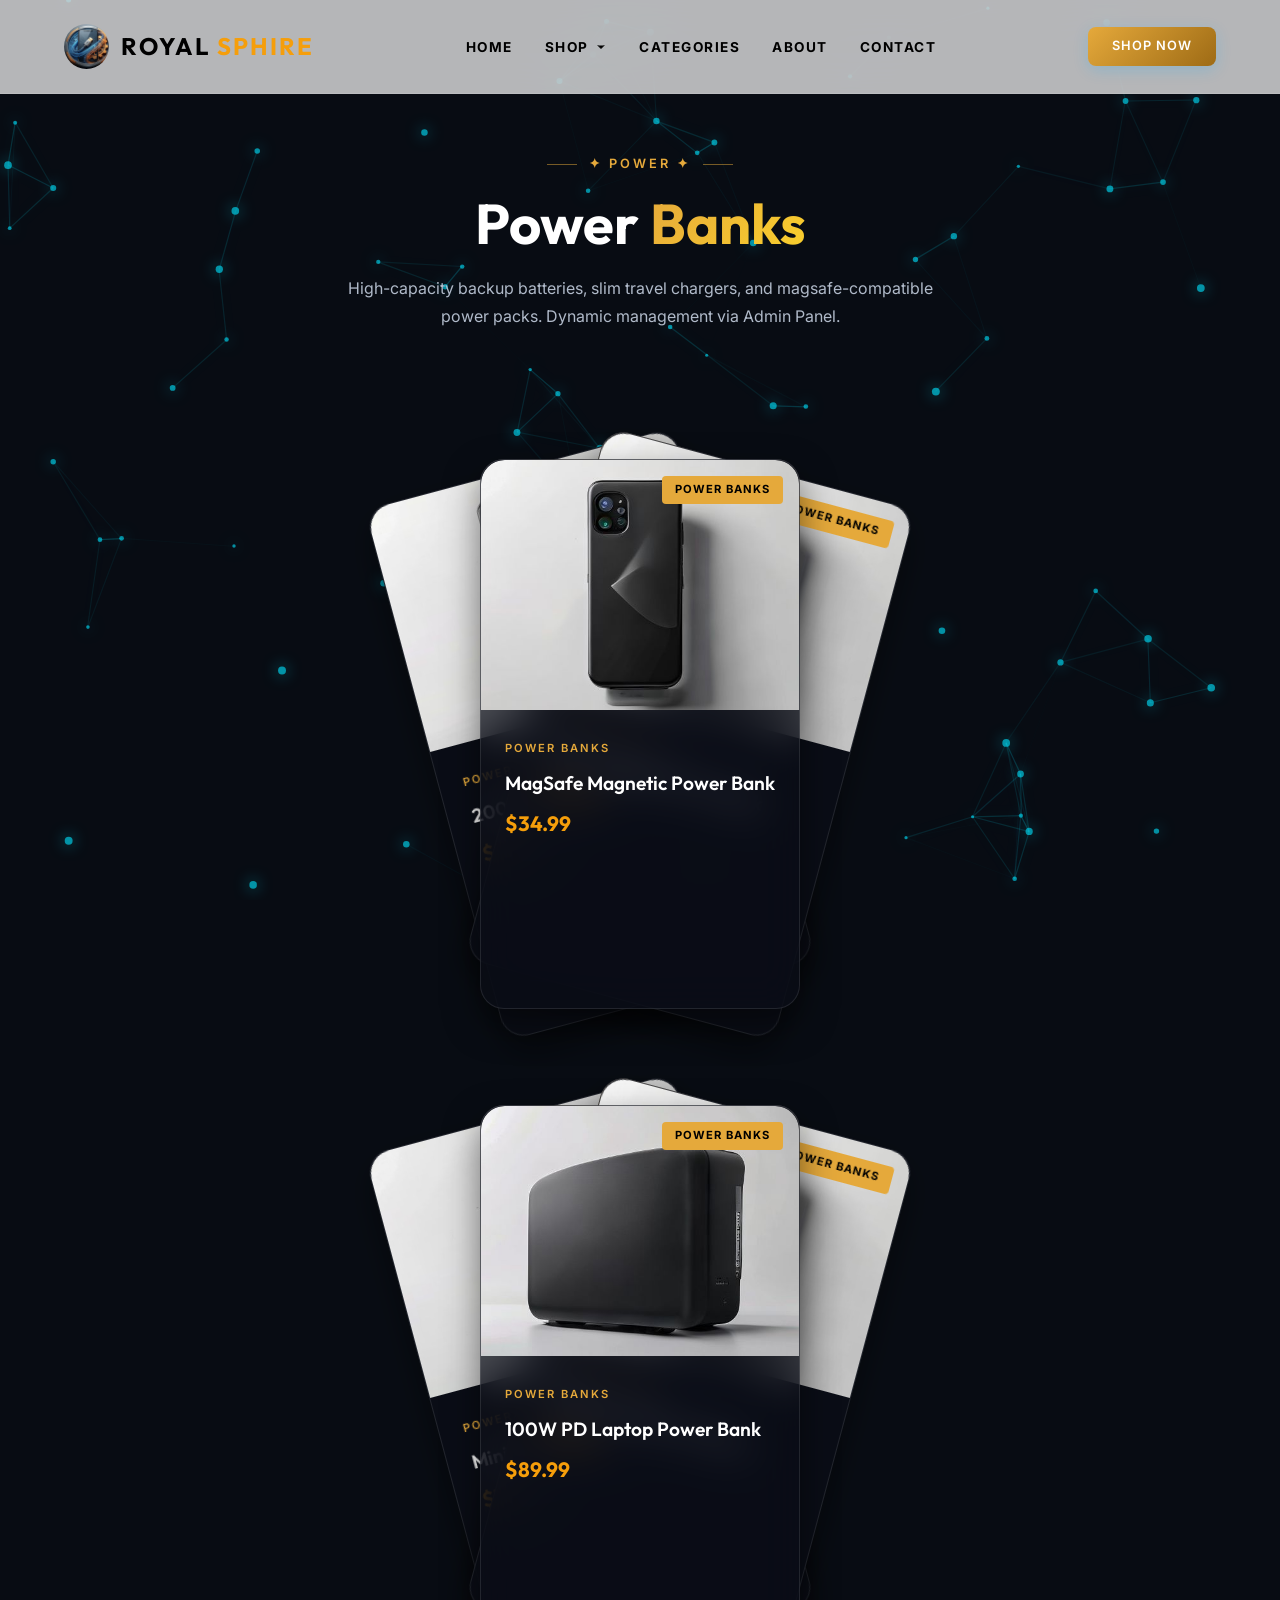
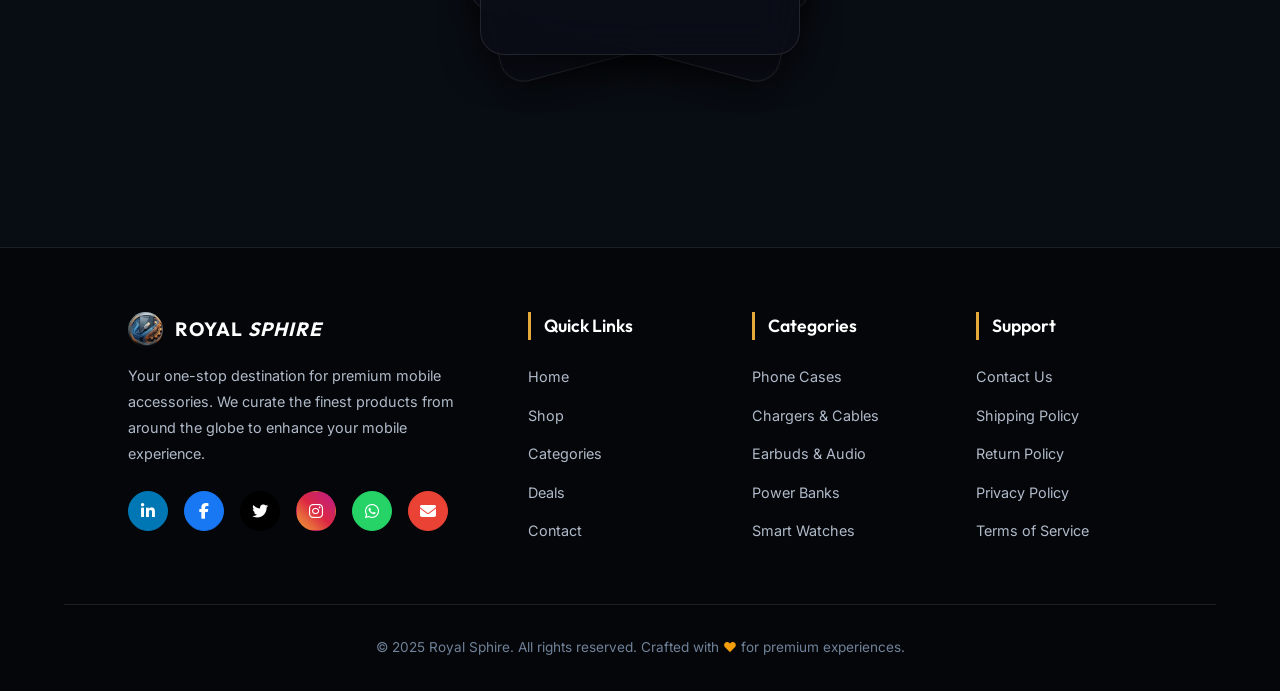
<file: powerbanks.html>
<!DOCTYPE html>
<html lang="en">
<head>
  <meta charset="UTF-8">
  <meta name="viewport" content="width=device-width, initial-scale=1.0">
  <title>Power Banks — Royal Sphire</title>
  <meta name="description" content="Browse our premium selection of high capacity and sleek portable power banks at Royal Sphire.">

  <!-- Google Fonts -->
  <link rel="preconnect" href="https://fonts.googleapis.com">
  <link rel="preconnect" href="https://fonts.gstatic.com" crossorigin>
  <link href="https://fonts.googleapis.com/css2?family=Inter:wght@300;400;500;600;700;800&family=Outfit:wght@300;400;500;600;700;800;900&display=swap" rel="stylesheet">

  <!-- AOS Animate on Scroll -->
  <link rel="stylesheet" href="https://unpkg.com/aos@2.3.1/dist/aos.css">

  <!-- Font Awesome -->
  <link rel="stylesheet" href="https://cdnjs.cloudflare.com/ajax/libs/font-awesome/6.5.2/css/all.min.css">

  <!-- Custom CSS -->
  <link rel="stylesheet" href="css/style.css">
  
  <style>
    /* Specific styling for 2x3 grid on desktop */
    .category-products-grid {
      display: grid;
      grid-template-columns: repeat(3, 1fr);
      gap: 2.5rem;
      margin-top: 3rem;
    }
    @media (max-width: 1024px) {
      .category-products-grid {
        grid-template-columns: repeat(2, 1fr);
      }
    }
    @media (max-width: 768px) {
      .category-products-grid {
        grid-template-columns: 1fr;
      }
    }
  </style>

  <!-- Favicon -->
  <link rel="icon" type="image/png" href="images/logo.png">
</head>
<body>

  <!-- LOADING SCREEN -->
  <div id="loader" class="loader-screen">
    <div class="loader-content">
      <div class="loader-ring-container">
        <div class="loader-ring"></div>
        <img src="images/logo.png" alt="Royal Sphire Logo" class="loader-logo">
      </div>
      <h2 class="loader-brand">ROYAL <span>SPHIRE</span></h2>
      <p class="loader-tagline">Premium Power Banks</p>
      <div class="loader-progress-bar">
        <div class="loader-progress-fill"></div>
      </div>
      <span id="loader-percent" class="loader-percent">0%</span>
    </div>
  </div>

  <!-- 3D ROOM BACKGROUND -->
  <div id="scene-3d" class="scene-3d"></div>
  <div class="room-overlay"></div>

  <!-- NAVBAR -->
  <nav id="navbar" class="navbar">
    <a href="index.html" class="logo" id="logo-click-area">
      <img src="images/logo.png" alt="Royal Sphire" class="logo-img">
      <span class="logo-text">ROYAL <span>SPHIRE</span></span>
    </a>

    <ul class="nav-links">
      <li><a href="index.html" class="nav-link">Home</a></li>
      <li class="nav-dropdown">
        <button class="nav-dropdown-trigger">
          Shop
          <svg xmlns="http://www.w3.org/2000/svg" viewBox="0 0 24 24" fill="none" stroke="currentColor" stroke-width="2" stroke-linecap="round" stroke-linejoin="round"><polyline points="6 9 12 15 18 9"></polyline></svg>
        </button>
        <div class="nav-dropdown-menu">
          <a href="index.html#products" class="dropdown-item">
            <span class="dropdown-item-icon"><i class="fas fa-fire"></i></span>
            Featured Products
          </a>
          <div class="dropdown-divider"></div>
          <a href="cases.html" class="dropdown-item">
            <span class="dropdown-item-icon"><i class="fas fa-mobile-alt"></i></span>
            Phone Cases
          </a>
          <a href="chargers.html" class="dropdown-item">
            <span class="dropdown-item-icon"><i class="fas fa-bolt"></i></span>
            Chargers & Cables
          </a>
          <a href="earbuds.html" class="dropdown-item">
            <span class="dropdown-item-icon"><i class="fas fa-headphones-alt"></i></span>
            Earbuds & Audio
          </a>
          <a href="powerbanks.html" class="dropdown-item">
            <span class="dropdown-item-icon"><i class="fas fa-battery-full"></i></span>
            Power Banks
          </a>
          <a href="smartwatches.html" class="dropdown-item">
            <span class="dropdown-item-icon"><i class="fas fa-clock"></i></span>
            Smart Watches
          </a>
          <a href="protectors.html" class="dropdown-item">
            <span class="dropdown-item-icon"><i class="fas fa-shield-alt"></i></span>
            Screen Protectors
          </a>
          <div class="dropdown-divider"></div>
          <a href="index.html#deals" class="dropdown-item">
            <span class="dropdown-item-icon"><i class="fas fa-tags"></i></span>
            Deals & Offers
          </a>
        </div>
      </li>
      <li><a href="index.html#categories" class="nav-link">Categories</a></li>
      <li><a href="index.html#why-us" class="nav-link">About</a></li>
      <li><a href="index.html#contact" class="nav-link">Contact</a></li>
    </ul>

    <div class="nav-actions">
      <a href="index.html#products" class="cta-btn">Shop Now</a>
    </div>

    <!-- Hamburger (Mobile) -->
    <button id="hamburger-btn" class="hamburger" aria-label="Toggle Menu">
      <span></span>
      <span></span>
      <span></span>
    </button>
  </nav>

  <!-- Mobile Menu Overlay -->
  <div id="mobile-menu" class="mobile-menu">
    <div class="mobile-menu-content">
      <a href="index.html" class="mobile-link">Home</a>
      <a href="index.html#products" class="mobile-link">Shop</a>
      <a href="cases.html" class="mobile-link">Phone Cases</a>
      <a href="chargers.html" class="mobile-link">Chargers & Cables</a>
      <a href="earbuds.html" class="mobile-link">Earbuds & Audio</a>
      <a href="powerbanks.html" class="mobile-link">Power Banks</a>
      <a href="smartwatches.html" class="mobile-link">Smart Watches</a>
      <a href="protectors.html" class="mobile-link">Screen Protectors</a>
      <a href="index.html#why-us" class="mobile-link">About Us</a>
      <a href="index.html#deals" class="mobile-link">Deals</a>
      <a href="index.html#contact" class="mobile-link">Contact</a>
      <a href="index.html#products" class="mobile-cta-btn">Shop Now</a>
    </div>
  </div>

  <!-- CATEGORY PRODUCTS SECTION -->
  <section class="section" style="padding-top: 150px; min-height: 80vh;">
    <div class="container">
      <div class="section-header" data-aos="fade-up">
        <span class="section-badge">✦ Power ✦</span>
        <h2 class="section-title">Power <span class="text-gradient">Banks</span></h2>
        <p class="section-desc">High-capacity backup batteries, slim travel chargers, and magsafe-compatible power packs. Dynamic management via Admin Panel.</p>
      </div>
      
      <!-- 2x3 Grid for Category Products -->
      <div id="products-grid" class="products-grid" data-category-filter="Power Banks">
        <!-- Renders dynamically -->
      </div>
    </div>
  </section>

  <!-- FOOTER -->
  <footer class="footer">
    <div class="container">
      <div class="footer-grid">
        <div class="footer-col footer-about">
          <div class="footer-logo">
            <img src="images/logo.png" alt="Royal Sphire">
            <span>ROYAL <em>SPHIRE</em></span>
          </div>
          <p class="footer-desc">Your one-stop destination for premium mobile accessories. We curate the finest products from around the globe to enhance your mobile experience.</p>
          <div class="footer-social">
            <a href="https://www.linkedin.com/in/ayaz-mehmood-586869377?utm_source=share_via&utm_content=profile&utm_medium=member_android" target="_blank" rel="noopener" class="social-icon linkedin" aria-label="LinkedIn"><i class="fab fa-linkedin-in"></i></a>
            <a href="https://www.facebook.com/share/1GiDCTgMfx/" target="_blank" rel="noopener" class="social-icon facebook" aria-label="Facebook"><i class="fab fa-facebook-f"></i></a>
            <a href="https://x.com/royalsphire" target="_blank" rel="noopener" class="social-icon twitter" aria-label="Twitter"><i class="fab fa-twitter"></i></a>
            <a href="https://www.instagram.com/royalsphire05?igsh=MWFraHY1ejF3aDA5Zg==" target="_blank" rel="noopener" class="social-icon instagram" aria-label="Instagram"><i class="fab fa-instagram"></i></a>
            <a href="https://wa.me/923495979062" target="_blank" rel="noopener" class="social-icon whatsapp" aria-label="WhatsApp"><i class="fab fa-whatsapp"></i></a>
            <a href="https://mail.google.com/mail/?view=cm&fs=1&to=royalsphire@gmail.com" target="_blank" rel="noopener" class="social-icon gmail" aria-label="Gmail"><i class="fas fa-envelope"></i></a>
          </div>
        </div>
        <div class="footer-col">
          <h3>Quick Links</h3>
          <ul class="footer-links">
            <li><a href="index.html">Home</a></li>
            <li><a href="index.html#products">Shop</a></li>
            <li><a href="index.html#categories">Categories</a></li>
            <li><a href="index.html#deals">Deals</a></li>
            <li><a href="index.html#contact">Contact</a></li>
          </ul>
        </div>
        <div class="footer-col">
          <h3>Categories</h3>
          <ul class="footer-links">
            <li><a href="cases.html">Phone Cases</a></li>
            <li><a href="chargers.html">Chargers & Cables</a></li>
            <li><a href="earbuds.html">Earbuds & Audio</a></li>
            <li><a href="powerbanks.html">Power Banks</a></li>
            <li><a href="smartwatches.html">Smart Watches</a></li>
          </ul>
        </div>
        <div class="footer-col">
          <h3>Support</h3>
          <ul class="footer-links">
            <li><a href="index.html#contact">Contact Us</a></li>
            <li><a href="#">Shipping Policy</a></li>
            <li><a href="#">Return Policy</a></li>
            <li><a href="#">Privacy Policy</a></li>
            <li><a href="#">Terms of Service</a></li>
          </ul>
        </div>
      </div>
      <div class="footer-bottom">
        <p>&copy; 2025 Royal Sphire. All rights reserved. Crafted with <span style="color: var(--secondary)">♥</span> for premium experiences.</p>
      </div>
    </div>
  </footer>

  <!-- ADMIN PANEL (Hidden Modal) -->
  <div id="admin-modal" class="admin-modal">
    <div id="admin-overlay" class="admin-overlay"></div>
    <div class="admin-panel">
      <div class="admin-header">
        <h2><span class="text-gradient">🔐 Admin Panel</span></h2>
        <button id="close-admin" class="admin-close" aria-label="Close">&times;</button>
      </div>

      <!-- Password Gate -->
      <div id="admin-password-gate" class="admin-password-gate">
        <div class="admin-lock-icon"><i class="fas fa-lock" style="font-size:3rem; color: var(--primary);"></i></div>
        <h3>Admin Access</h3>
        <p>Enter the admin password to manage products and affiliate links.</p>
        <input type="password" id="admin-password-input" class="admin-password-input" placeholder="Enter password...">
        <button id="admin-password-submit" class="admin-password-submit btn-primary">Unlock</button>
        <p id="admin-password-error" class="admin-password-error"></p>
      </div>

      <!-- Dashboard -->
      <div id="admin-dashboard" class="admin-dashboard">
        <div class="admin-tabs">
          <button class="admin-tab active" data-tab="tab-add"><i class="fas fa-plus-circle"></i>&nbsp; Add Product</button>
          <button class="admin-tab" data-tab="tab-manage"><i class="fas fa-list"></i>&nbsp; Manage Products</button>
          <button class="admin-tab" data-tab="tab-settings"><i class="fas fa-cog"></i>&nbsp; Import / Export</button>
        </div>

        <!-- Tab: Add Product -->
        <div id="tab-add" class="admin-tab-content active">
          <form id="add-product-form" class="product-form">
            <div class="form-row">
              <div class="form-group">
                <label class="form-label">Product Name *</label>
                <input type="text" id="product-name" class="admin-input" placeholder="e.g. Premium iPhone Case" required>
              </div>
              <div class="form-group">
                <label class="form-label">Price (USD) *</label>
                <input type="number" id="product-price" class="admin-input" placeholder="29.99" step="0.01" required>
              </div>
            </div>
            <div class="form-group">
              <label class="form-label">Description</label>
              <textarea id="product-description" class="admin-textarea" placeholder="Brief product description..." rows="3"></textarea>
            </div>
            <div class="form-row">
              <div class="form-group">
                <label class="form-label">Image URL</label>
                <input type="url" id="product-image-url" class="admin-input" placeholder="https://example.com/image.jpg">
              </div>
              <div class="form-group">
                <label class="form-label">Category</label>
                <select id="product-category" class="admin-select">
                  <option value="Phone Cases">Phone Cases</option>
                  <option value="Chargers">Chargers & Cables</option>
                  <option value="Earbuds">Earbuds & Audio</option>
                  <option value="Power Banks" selected>Power Banks</option>
                  <option value="Smart Watches">Smart Watches</option>
                  <option value="Screen Protectors">Screen Protectors</option>
                  <option value="Other">Other</option>
                </select>
              </div>
            </div>
            <h4 style="color: var(--secondary); margin: 1rem 0 0.5rem; font-family: var(--font-heading);">
              <i class="fas fa-link"></i> Affiliate Links (Optional)
            </h4>
            <div class="form-group">
              <label class="form-label"><i class="fab fa-amazon" style="color: #FF9900"></i> Amazon Link</label>
              <input type="url" id="amazon-link" class="admin-input" placeholder="https://amazon.com/dp/...">
            </div>
            <div class="form-group">
              <label class="form-label"><i class="fas fa-shopping-bag" style="color: #FF6A00"></i> Alibaba Link</label>
              <input type="url" id="alibaba-link" class="admin-input" placeholder="https://alibaba.com/product/...">
            </div>
            <div class="form-group">
              <label class="form-label"><i class="fas fa-shopping-cart" style="color: #E82502"></i> AliExpress Link</label>
              <input type="url" id="aliexpress-link" class="admin-input" placeholder="https://aliexpress.com/item/...">
            </div>
            <button type="submit" class="admin-btn btn-primary" style="width: 100%; margin-top: 1rem;">
              <i class="fas fa-plus"></i>&nbsp; Add Product
            </button>
          </form>
        </div>

        <!-- Tab: Manage Products -->
        <div id="tab-manage" class="admin-tab-content">
          <div id="admin-products-list" class="admin-products-list"></div>
        </div>

        <!-- Tab: Import/Export -->
        <div id="tab-settings" class="admin-tab-content">
          <div class="admin-settings-content">
            <h3 style="font-family: var(--font-heading); margin-bottom: 1rem;">Backup & Restore</h3>
            <div class="admin-export-import">
              <button id="export-btn" class="admin-btn secondary"><i class="fas fa-download"></i>&nbsp; Export Products</button>
              <button id="import-btn" class="admin-btn secondary"><i class="fas fa-upload"></i>&nbsp; Import Products</button>
              <input type="file" id="import-file" accept=".json" style="display: none;">
            </div>

            <hr style="border: 0; border-top: 1px solid var(--border-glass); margin: 2rem 0;">

            <h3 style="font-family: var(--font-heading); margin-bottom: 1rem;">Admin Security</h3>
            <p style="color: var(--text-secondary); margin-bottom: 1rem;">Change your admin access password. This password is saved securely in your browser settings.</p>
            
            <form id="change-password-form" class="product-form" style="max-width: 400px; padding: 0;">
              <div class="form-group" style="margin-bottom: 1rem;">
                <label class="form-label">New Password *</label>
                <input type="password" id="new-admin-password" class="admin-input" placeholder="Enter new password..." required style="width: 100%; padding: 0.8rem; background: var(--bg-glass); border: 1px solid var(--border-glass); border-radius: var(--radius-sm); color: var(--text-primary); outline: none;">
              </div>
              <div class="form-group" style="margin-bottom: 1rem;">
                <label class="form-label">Confirm New Password *</label>
                <input type="password" id="confirm-admin-password" class="admin-input" placeholder="Confirm new password..." required style="width: 100%; padding: 0.8rem; background: var(--bg-glass); border: 1px solid var(--border-glass); border-radius: var(--radius-sm); color: var(--text-primary); outline: none;">
              </div>
              <button type="submit" class="admin-btn btn-primary" style="margin-top: 0.5rem;">
                <i class="fas fa-key"></i>&nbsp; Update Password
              </button>
              <p id="change-password-message" style="margin-top: 1rem; font-size: 0.9rem; font-weight: 600;"></p>
            </form>

            <div style="margin-top: 2rem; padding: 1.5rem; background: rgba(229,169,59,0.05); border-radius: var(--radius-md); border: 1px solid rgba(229,169,59,0.15);">
              <h4 style="color: var(--primary); margin-bottom: 0.5rem;"><i class="fas fa-info-circle"></i> How it works</h4>
              <ul style="color: var(--text-secondary); font-size: 0.9rem; line-height: 1.8; padding-left: 1.5rem;">
                <li>Products are stored in your browser's localStorage</li>
                <li>Export regularly to keep a backup of your data</li>
                <li>Import on a new browser/device to restore products</li>
                <li>Admin access: Click the logo 5 times or navigate to <code style="color: var(--secondary)">#admin</code></li>
                <li>Default password: <code style="color: var(--secondary)">royal123</code> (or your custom password)</li>
              </ul>
            </div>
          </div>
        </div>
      </div>
    </div>
  </div>

  <!-- SCRIPTS -->
  <script src="https://unpkg.com/aos@2.3.1/dist/aos.js"></script>
  <script src="js/3d-room.js"></script>
  <script src="js/main.js"></script>
  <script src="js/admin.js"></script>
</body>
</html>
</file>
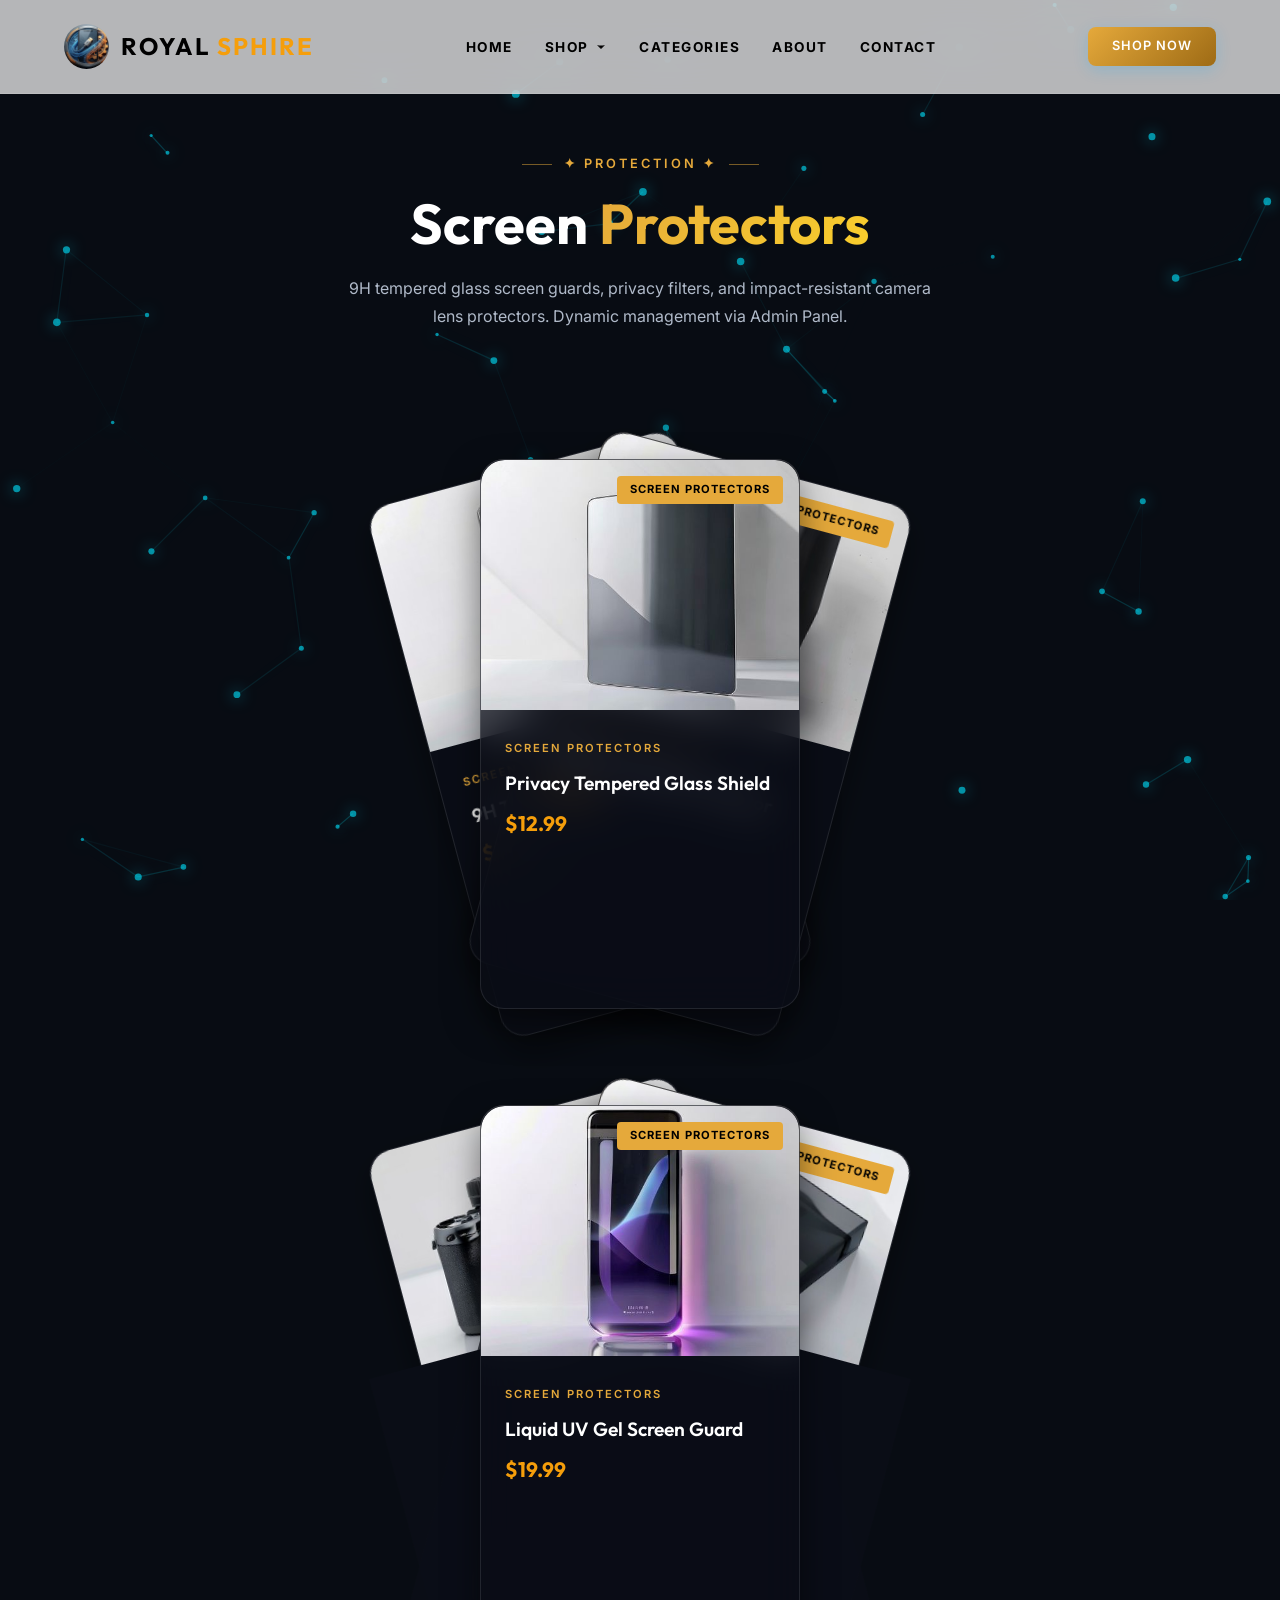
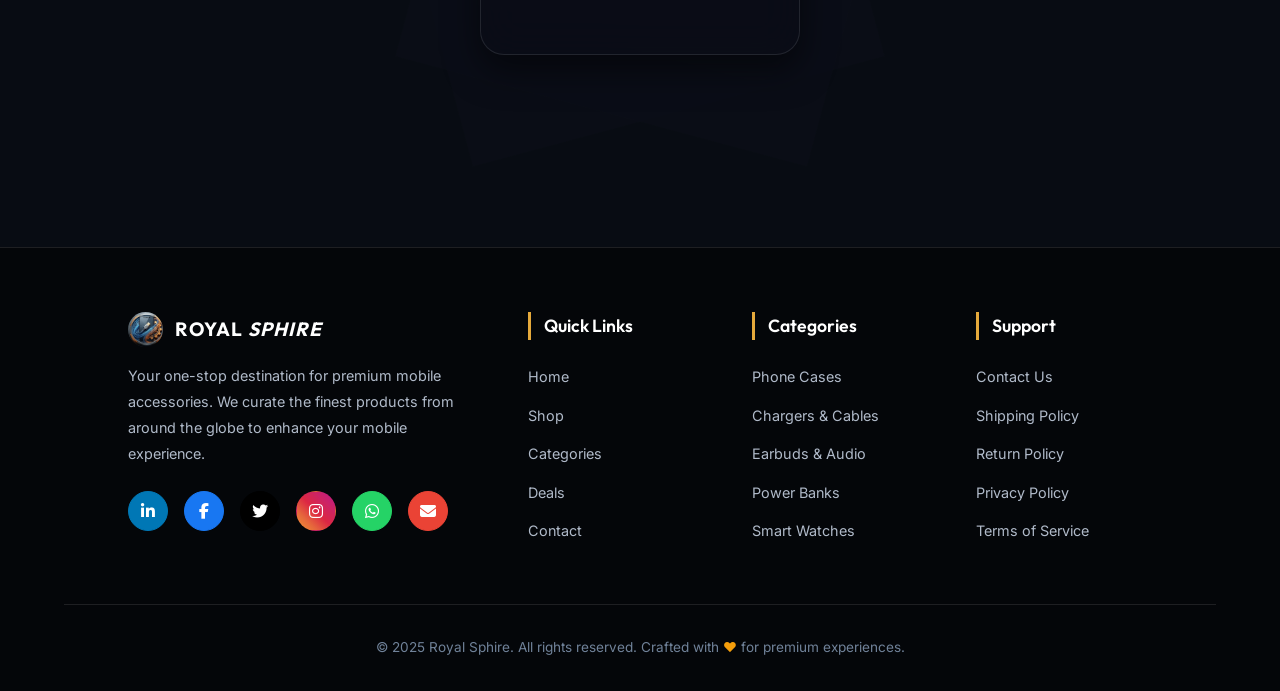
<file: protectors.html>
<!DOCTYPE html>
<html lang="en">
<head>
  <meta charset="UTF-8">
  <meta name="viewport" content="width=device-width, initial-scale=1.0">
  <title>Screen Protectors — Royal Sphire</title>
  <meta name="description" content="Browse our premium selection of tempered glass and high-grade screen protectors at Royal Sphire.">

  <!-- Google Fonts -->
  <link rel="preconnect" href="https://fonts.googleapis.com">
  <link rel="preconnect" href="https://fonts.gstatic.com" crossorigin>
  <link href="https://fonts.googleapis.com/css2?family=Inter:wght@300;400;500;600;700;800&family=Outfit:wght@300;400;500;600;700;800;900&display=swap" rel="stylesheet">

  <!-- AOS Animate on Scroll -->
  <link rel="stylesheet" href="https://unpkg.com/aos@2.3.1/dist/aos.css">

  <!-- Font Awesome -->
  <link rel="stylesheet" href="https://cdnjs.cloudflare.com/ajax/libs/font-awesome/6.5.2/css/all.min.css">

  <!-- Custom CSS -->
  <link rel="stylesheet" href="css/style.css">
  
  <style>
    /* Specific styling for 2x3 grid on desktop */
    .category-products-grid {
      display: grid;
      grid-template-columns: repeat(3, 1fr);
      gap: 2.5rem;
      margin-top: 3rem;
    }
    @media (max-width: 1024px) {
      .category-products-grid {
        grid-template-columns: repeat(2, 1fr);
      }
    }
    @media (max-width: 768px) {
      .category-products-grid {
        grid-template-columns: 1fr;
      }
    }
  </style>

  <!-- Favicon -->
  <link rel="icon" type="image/png" href="images/logo.png">
</head>
<body>

  <!-- LOADING SCREEN -->
  <div id="loader" class="loader-screen">
    <div class="loader-content">
      <div class="loader-ring-container">
        <div class="loader-ring"></div>
        <img src="images/logo.png" alt="Royal Sphire Logo" class="loader-logo">
      </div>
      <h2 class="loader-brand">ROYAL <span>SPHIRE</span></h2>
      <p class="loader-tagline">Premium Screen Protectors</p>
      <div class="loader-progress-bar">
        <div class="loader-progress-fill"></div>
      </div>
      <span id="loader-percent" class="loader-percent">0%</span>
    </div>
  </div>

  <!-- 3D ROOM BACKGROUND -->
  <div id="scene-3d" class="scene-3d"></div>
  <div class="room-overlay"></div>

  <!-- NAVBAR -->
  <nav id="navbar" class="navbar">
    <a href="index.html" class="logo" id="logo-click-area">
      <img src="images/logo.png" alt="Royal Sphire" class="logo-img">
      <span class="logo-text">ROYAL <span>SPHIRE</span></span>
    </a>

    <ul class="nav-links">
      <li><a href="index.html" class="nav-link">Home</a></li>
      <li class="nav-dropdown">
        <button class="nav-dropdown-trigger">
          Shop
          <svg xmlns="http://www.w3.org/2000/svg" viewBox="0 0 24 24" fill="none" stroke="currentColor" stroke-width="2" stroke-linecap="round" stroke-linejoin="round"><polyline points="6 9 12 15 18 9"></polyline></svg>
        </button>
        <div class="nav-dropdown-menu">
          <a href="index.html#products" class="dropdown-item">
            <span class="dropdown-item-icon"><i class="fas fa-fire"></i></span>
            Featured Products
          </a>
          <div class="dropdown-divider"></div>
          <a href="cases.html" class="dropdown-item">
            <span class="dropdown-item-icon"><i class="fas fa-mobile-alt"></i></span>
            Phone Cases
          </a>
          <a href="chargers.html" class="dropdown-item">
            <span class="dropdown-item-icon"><i class="fas fa-bolt"></i></span>
            Chargers & Cables
          </a>
          <a href="earbuds.html" class="dropdown-item">
            <span class="dropdown-item-icon"><i class="fas fa-headphones-alt"></i></span>
            Earbuds & Audio
          </a>
          <a href="powerbanks.html" class="dropdown-item">
            <span class="dropdown-item-icon"><i class="fas fa-battery-full"></i></span>
            Power Banks
          </a>
          <a href="smartwatches.html" class="dropdown-item">
            <span class="dropdown-item-icon"><i class="fas fa-clock"></i></span>
            Smart Watches
          </a>
          <a href="protectors.html" class="dropdown-item">
            <span class="dropdown-item-icon"><i class="fas fa-shield-alt"></i></span>
            Screen Protectors
          </a>
          <div class="dropdown-divider"></div>
          <a href="index.html#deals" class="dropdown-item">
            <span class="dropdown-item-icon"><i class="fas fa-tags"></i></span>
            Deals & Offers
          </a>
        </div>
      </li>
      <li><a href="index.html#categories" class="nav-link">Categories</a></li>
      <li><a href="index.html#why-us" class="nav-link">About</a></li>
      <li><a href="index.html#contact" class="nav-link">Contact</a></li>
    </ul>

    <div class="nav-actions">
      <a href="index.html#products" class="cta-btn">Shop Now</a>
    </div>

    <!-- Hamburger (Mobile) -->
    <button id="hamburger-btn" class="hamburger" aria-label="Toggle Menu">
      <span></span>
      <span></span>
      <span></span>
    </button>
  </nav>

  <!-- Mobile Menu Overlay -->
  <div id="mobile-menu" class="mobile-menu">
    <div class="mobile-menu-content">
      <a href="index.html" class="mobile-link">Home</a>
      <a href="index.html#products" class="mobile-link">Shop</a>
      <a href="cases.html" class="mobile-link">Phone Cases</a>
      <a href="chargers.html" class="mobile-link">Chargers & Cables</a>
      <a href="earbuds.html" class="mobile-link">Earbuds & Audio</a>
      <a href="powerbanks.html" class="mobile-link">Power Banks</a>
      <a href="smartwatches.html" class="mobile-link">Smart Watches</a>
      <a href="protectors.html" class="mobile-link">Screen Protectors</a>
      <a href="index.html#why-us" class="mobile-link">About Us</a>
      <a href="index.html#deals" class="mobile-link">Deals</a>
      <a href="index.html#contact" class="mobile-link">Contact</a>
      <a href="index.html#products" class="mobile-cta-btn">Shop Now</a>
    </div>
  </div>

  <!-- CATEGORY PRODUCTS SECTION -->
  <section class="section" style="padding-top: 150px; min-height: 80vh;">
    <div class="container">
      <div class="section-header" data-aos="fade-up">
        <span class="section-badge">✦ Protection ✦</span>
        <h2 class="section-title">Screen <span class="text-gradient">Protectors</span></h2>
        <p class="section-desc">9H tempered glass screen guards, privacy filters, and impact-resistant camera lens protectors. Dynamic management via Admin Panel.</p>
      </div>
      
      <!-- 2x3 Grid for Category Products -->
      <div id="products-grid" class="products-grid" data-category-filter="Screen Protectors">
        <!-- Renders dynamically -->
      </div>
    </div>
  </section>

  <!-- FOOTER -->
  <footer class="footer">
    <div class="container">
      <div class="footer-grid">
        <div class="footer-col footer-about">
          <div class="footer-logo">
            <img src="images/logo.png" alt="Royal Sphire">
            <span>ROYAL <em>SPHIRE</em></span>
          </div>
          <p class="footer-desc">Your one-stop destination for premium mobile accessories. We curate the finest products from around the globe to enhance your mobile experience.</p>
          <div class="footer-social">
            <a href="https://www.linkedin.com/in/ayaz-mehmood-586869377?utm_source=share_via&utm_content=profile&utm_medium=member_android" target="_blank" rel="noopener" class="social-icon linkedin" aria-label="LinkedIn"><i class="fab fa-linkedin-in"></i></a>
            <a href="https://www.facebook.com/share/1GiDCTgMfx/" target="_blank" rel="noopener" class="social-icon facebook" aria-label="Facebook"><i class="fab fa-facebook-f"></i></a>
            <a href="https://x.com/royalsphire" target="_blank" rel="noopener" class="social-icon twitter" aria-label="Twitter"><i class="fab fa-twitter"></i></a>
            <a href="https://www.instagram.com/royalsphire05?igsh=MWFraHY1ejF3aDA5Zg==" target="_blank" rel="noopener" class="social-icon instagram" aria-label="Instagram"><i class="fab fa-instagram"></i></a>
            <a href="https://wa.me/923495979062" target="_blank" rel="noopener" class="social-icon whatsapp" aria-label="WhatsApp"><i class="fab fa-whatsapp"></i></a>
            <a href="https://mail.google.com/mail/?view=cm&fs=1&to=royalsphire@gmail.com" target="_blank" rel="noopener" class="social-icon gmail" aria-label="Gmail"><i class="fas fa-envelope"></i></a>
          </div>
        </div>
        <div class="footer-col">
          <h3>Quick Links</h3>
          <ul class="footer-links">
            <li><a href="index.html">Home</a></li>
            <li><a href="index.html#products">Shop</a></li>
            <li><a href="index.html#categories">Categories</a></li>
            <li><a href="index.html#deals">Deals</a></li>
            <li><a href="index.html#contact">Contact</a></li>
          </ul>
        </div>
        <div class="footer-col">
          <h3>Categories</h3>
          <ul class="footer-links">
            <li><a href="cases.html">Phone Cases</a></li>
            <li><a href="chargers.html">Chargers & Cables</a></li>
            <li><a href="earbuds.html">Earbuds & Audio</a></li>
            <li><a href="powerbanks.html">Power Banks</a></li>
            <li><a href="smartwatches.html">Smart Watches</a></li>
          </ul>
        </div>
        <div class="footer-col">
          <h3>Support</h3>
          <ul class="footer-links">
            <li><a href="index.html#contact">Contact Us</a></li>
            <li><a href="#">Shipping Policy</a></li>
            <li><a href="#">Return Policy</a></li>
            <li><a href="#">Privacy Policy</a></li>
            <li><a href="#">Terms of Service</a></li>
          </ul>
        </div>
      </div>
      <div class="footer-bottom">
        <p>&copy; 2025 Royal Sphire. All rights reserved. Crafted with <span style="color: var(--secondary)">♥</span> for premium experiences.</p>
      </div>
    </div>
  </footer>

  <!-- ADMIN PANEL (Hidden Modal) -->
  <div id="admin-modal" class="admin-modal">
    <div id="admin-overlay" class="admin-overlay"></div>
    <div class="admin-panel">
      <div class="admin-header">
        <h2><span class="text-gradient">🔐 Admin Panel</span></h2>
        <button id="close-admin" class="admin-close" aria-label="Close">&times;</button>
      </div>

      <!-- Password Gate -->
      <div id="admin-password-gate" class="admin-password-gate">
        <div class="admin-lock-icon"><i class="fas fa-lock" style="font-size:3rem; color: var(--primary);"></i></div>
        <h3>Admin Access</h3>
        <p>Enter the admin password to manage products and affiliate links.</p>
        <input type="password" id="admin-password-input" class="admin-password-input" placeholder="Enter password...">
        <button id="admin-password-submit" class="admin-password-submit btn-primary">Unlock</button>
        <p id="admin-password-error" class="admin-password-error"></p>
      </div>

      <!-- Dashboard -->
      <div id="admin-dashboard" class="admin-dashboard">
        <div class="admin-tabs">
          <button class="admin-tab active" data-tab="tab-add"><i class="fas fa-plus-circle"></i>&nbsp; Add Product</button>
          <button class="admin-tab" data-tab="tab-manage"><i class="fas fa-list"></i>&nbsp; Manage Products</button>
          <button class="admin-tab" data-tab="tab-settings"><i class="fas fa-cog"></i>&nbsp; Import / Export</button>
        </div>

        <!-- Tab: Add Product -->
        <div id="tab-add" class="admin-tab-content active">
          <form id="add-product-form" class="product-form">
            <div class="form-row">
              <div class="form-group">
                <label class="form-label">Product Name *</label>
                <input type="text" id="product-name" class="admin-input" placeholder="e.g. Premium iPhone Case" required>
              </div>
              <div class="form-group">
                <label class="form-label">Price (USD) *</label>
                <input type="number" id="product-price" class="admin-input" placeholder="29.99" step="0.01" required>
              </div>
            </div>
            <div class="form-group">
              <label class="form-label">Description</label>
              <textarea id="product-description" class="admin-textarea" placeholder="Brief product description..." rows="3"></textarea>
            </div>
            <div class="form-row">
              <div class="form-group">
                <label class="form-label">Image URL</label>
                <input type="url" id="product-image-url" class="admin-input" placeholder="https://example.com/image.jpg">
              </div>
              <div class="form-group">
                <label class="form-label">Category</label>
                <select id="product-category" class="admin-select">
                  <option value="Phone Cases">Phone Cases</option>
                  <option value="Chargers">Chargers & Cables</option>
                  <option value="Earbuds">Earbuds & Audio</option>
                  <option value="Power Banks">Power Banks</option>
                  <option value="Smart Watches">Smart Watches</option>
                  <option value="Screen Protectors" selected>Screen Protectors</option>
                  <option value="Other">Other</option>
                </select>
              </div>
            </div>
            <h4 style="color: var(--secondary); margin: 1rem 0 0.5rem; font-family: var(--font-heading);">
              <i class="fas fa-link"></i> Affiliate Links (Optional)
            </h4>
            <div class="form-group">
              <label class="form-label"><i class="fab fa-amazon" style="color: #FF9900"></i> Amazon Link</label>
              <input type="url" id="amazon-link" class="admin-input" placeholder="https://amazon.com/dp/...">
            </div>
            <div class="form-group">
              <label class="form-label"><i class="fas fa-shopping-bag" style="color: #FF6A00"></i> Alibaba Link</label>
              <input type="url" id="alibaba-link" class="admin-input" placeholder="https://alibaba.com/product/...">
            </div>
            <div class="form-group">
              <label class="form-label"><i class="fas fa-shopping-cart" style="color: #E82502"></i> AliExpress Link</label>
              <input type="url" id="aliexpress-link" class="admin-input" placeholder="https://aliexpress.com/item/...">
            </div>
            <button type="submit" class="admin-btn btn-primary" style="width: 100%; margin-top: 1rem;">
              <i class="fas fa-plus"></i>&nbsp; Add Product
            </button>
          </form>
        </div>

        <!-- Tab: Manage Products -->
        <div id="tab-manage" class="admin-tab-content">
          <div id="admin-products-list" class="admin-products-list"></div>
        </div>

        <!-- Tab: Import/Export -->
        <div id="tab-settings" class="admin-tab-content">
          <div class="admin-settings-content">
            <h3 style="font-family: var(--font-heading); margin-bottom: 1rem;">Backup & Restore</h3>
            <div class="admin-export-import">
              <button id="export-btn" class="admin-btn secondary"><i class="fas fa-download"></i>&nbsp; Export Products</button>
              <button id="import-btn" class="admin-btn secondary"><i class="fas fa-upload"></i>&nbsp; Import Products</button>
              <input type="file" id="import-file" accept=".json" style="display: none;">
            </div>

            <hr style="border: 0; border-top: 1px solid var(--border-glass); margin: 2rem 0;">

            <h3 style="font-family: var(--font-heading); margin-bottom: 1rem;">Admin Security</h3>
            <p style="color: var(--text-secondary); margin-bottom: 1rem;">Change your admin access password. This password is saved securely in your browser settings.</p>
            
            <form id="change-password-form" class="product-form" style="max-width: 400px; padding: 0;">
              <div class="form-group" style="margin-bottom: 1rem;">
                <label class="form-label">New Password *</label>
                <input type="password" id="new-admin-password" class="admin-input" placeholder="Enter new password..." required style="width: 100%; padding: 0.8rem; background: var(--bg-glass); border: 1px solid var(--border-glass); border-radius: var(--radius-sm); color: var(--text-primary); outline: none;">
              </div>
              <div class="form-group" style="margin-bottom: 1rem;">
                <label class="form-label">Confirm New Password *</label>
                <input type="password" id="confirm-admin-password" class="admin-input" placeholder="Confirm new password..." required style="width: 100%; padding: 0.8rem; background: var(--bg-glass); border: 1px solid var(--border-glass); border-radius: var(--radius-sm); color: var(--text-primary); outline: none;">
              </div>
              <button type="submit" class="admin-btn btn-primary" style="margin-top: 0.5rem;">
                <i class="fas fa-key"></i>&nbsp; Update Password
              </button>
              <p id="change-password-message" style="margin-top: 1rem; font-size: 0.9rem; font-weight: 600;"></p>
            </form>

            <div style="margin-top: 2rem; padding: 1.5rem; background: rgba(229,169,59,0.05); border-radius: var(--radius-md); border: 1px solid rgba(229,169,59,0.15);">
              <h4 style="color: var(--primary); margin-bottom: 0.5rem;"><i class="fas fa-info-circle"></i> How it works</h4>
              <ul style="color: var(--text-secondary); font-size: 0.9rem; line-height: 1.8; padding-left: 1.5rem;">
                <li>Products are stored in your browser's localStorage</li>
                <li>Export regularly to keep a backup of your data</li>
                <li>Import on a new browser/device to restore products</li>
                <li>Admin access: Click the logo 5 times or navigate to <code style="color: var(--secondary)">#admin</code></li>
                <li>Default password: <code style="color: var(--secondary)">royal123</code> (or your custom password)</li>
              </ul>
            </div>
          </div>
        </div>
      </div>
    </div>
  </div>

  <!-- SCRIPTS -->
  <script src="https://unpkg.com/aos@2.3.1/dist/aos.js"></script>
  <script src="js/3d-room.js"></script>
  <script src="js/main.js"></script>
  <script src="js/admin.js"></script>
</body>
</html>
</file>
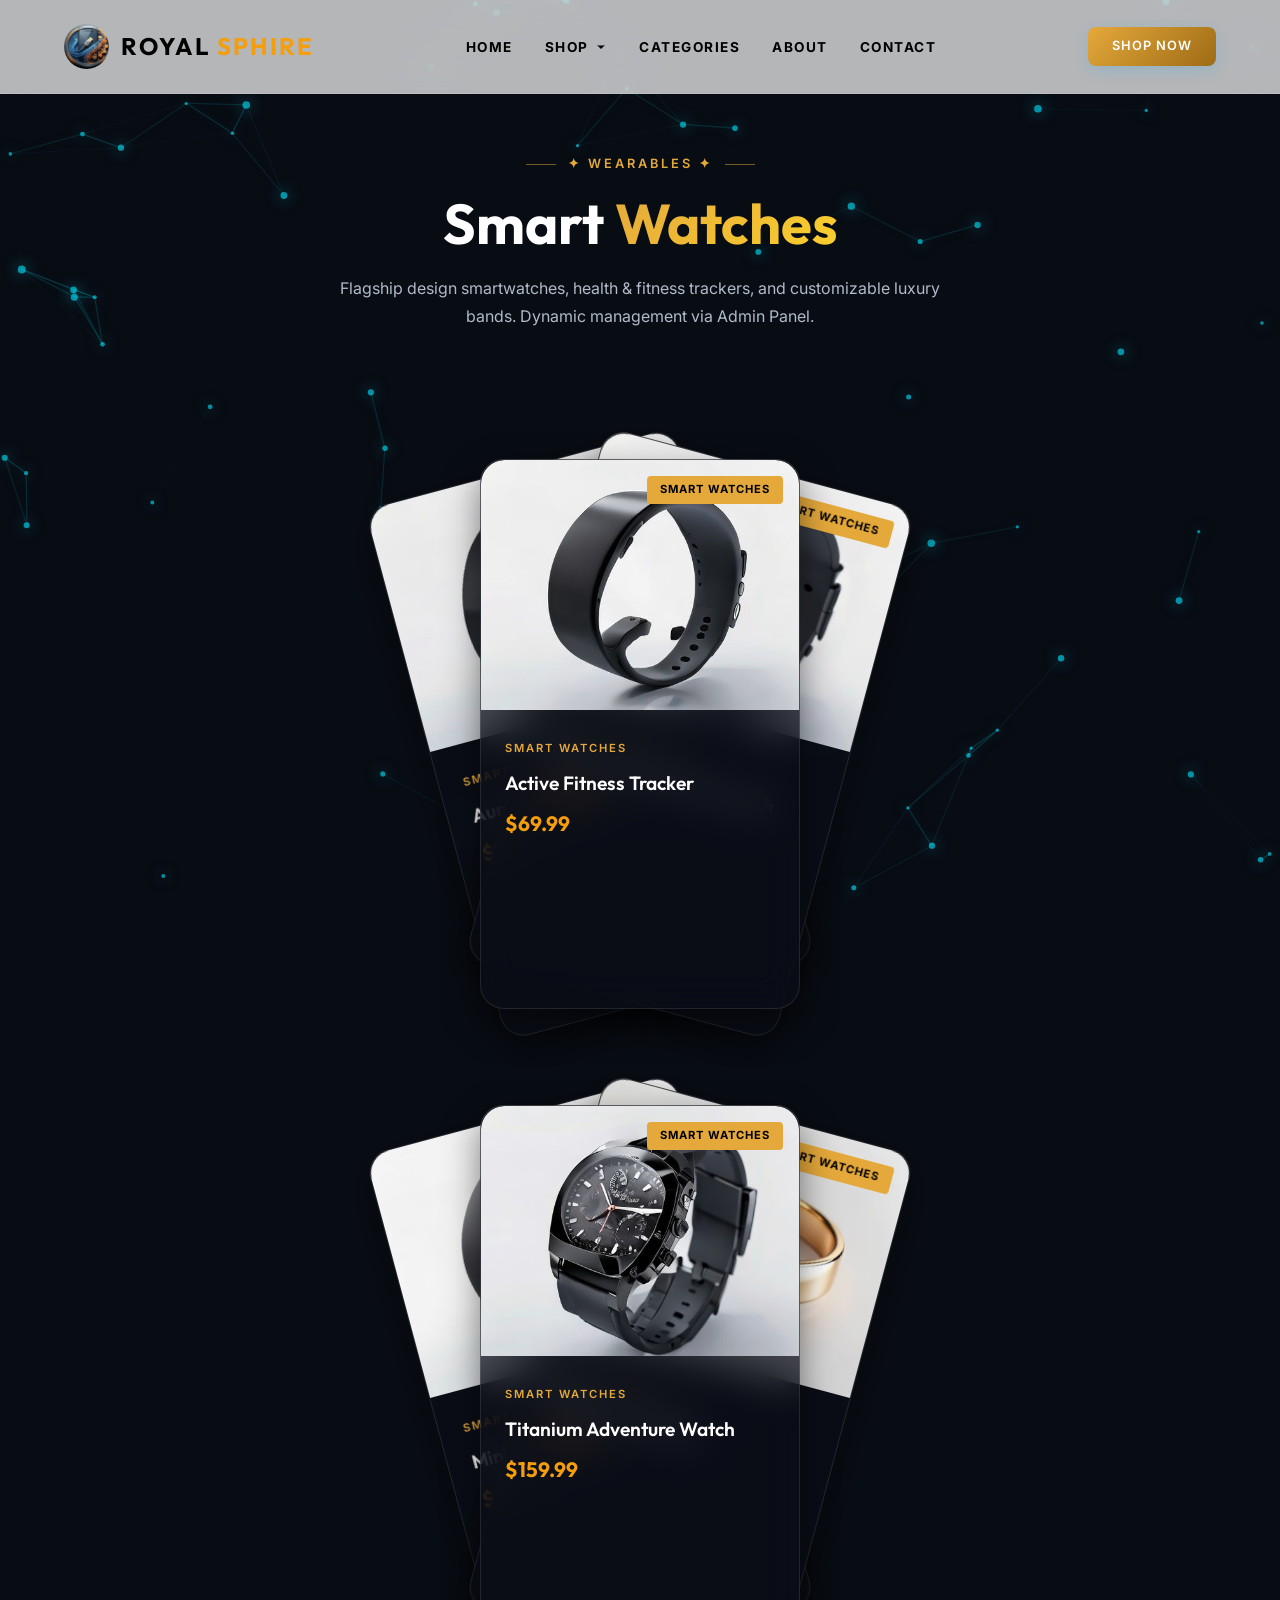
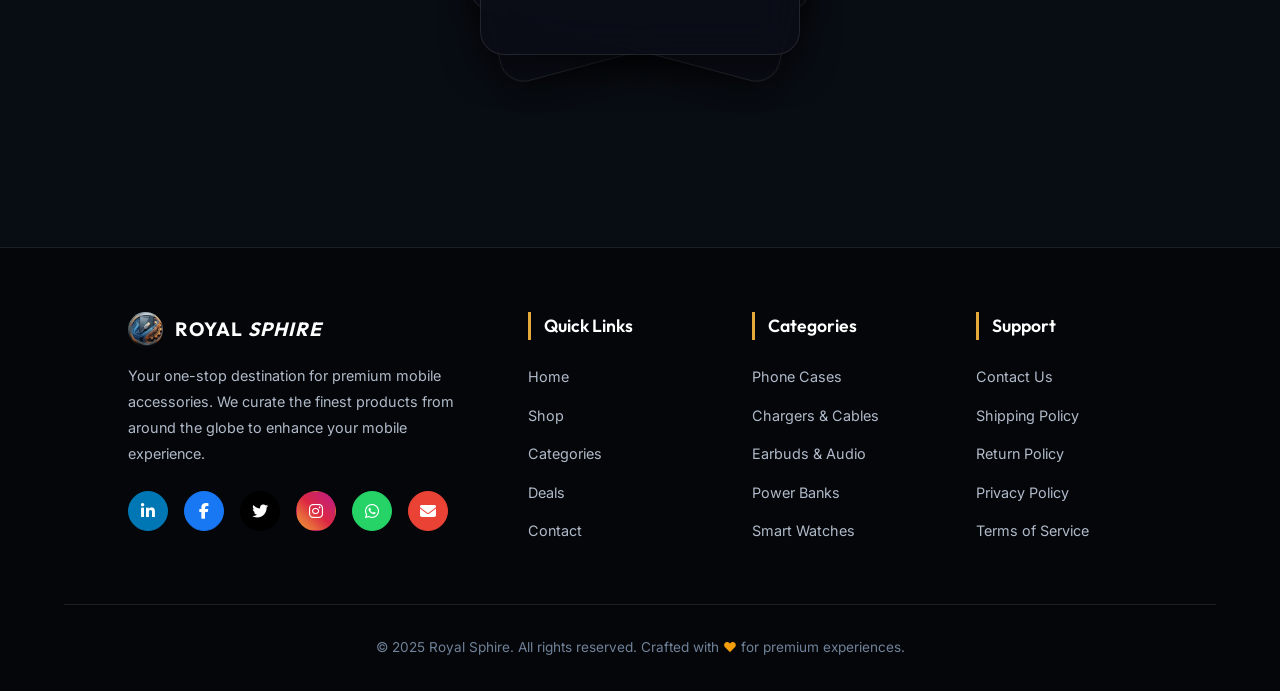
<file: smartwatches.html>
<!DOCTYPE html>
<html lang="en">
<head>
  <meta charset="UTF-8">
  <meta name="viewport" content="width=device-width, initial-scale=1.0">
  <title>Smart Watches — Royal Sphire</title>
  <meta name="description" content="Browse our premium selection of sleek smartwatches and fitness trackers at Royal Sphire.">

  <!-- Google Fonts -->
  <link rel="preconnect" href="https://fonts.googleapis.com">
  <link rel="preconnect" href="https://fonts.gstatic.com" crossorigin>
  <link href="https://fonts.googleapis.com/css2?family=Inter:wght@300;400;500;600;700;800&family=Outfit:wght@300;400;500;600;700;800;900&display=swap" rel="stylesheet">

  <!-- AOS Animate on Scroll -->
  <link rel="stylesheet" href="https://unpkg.com/aos@2.3.1/dist/aos.css">

  <!-- Font Awesome -->
  <link rel="stylesheet" href="https://cdnjs.cloudflare.com/ajax/libs/font-awesome/6.5.2/css/all.min.css">

  <!-- Custom CSS -->
  <link rel="stylesheet" href="css/style.css">
  
  <style>
    /* Specific styling for 2x3 grid on desktop */
    .category-products-grid {
      display: grid;
      grid-template-columns: repeat(3, 1fr);
      gap: 2.5rem;
      margin-top: 3rem;
    }
    @media (max-width: 1024px) {
      .category-products-grid {
        grid-template-columns: repeat(2, 1fr);
      }
    }
    @media (max-width: 768px) {
      .category-products-grid {
        grid-template-columns: 1fr;
      }
    }
  </style>

  <!-- Favicon -->
  <link rel="icon" type="image/png" href="images/logo.png">
</head>
<body>

  <!-- LOADING SCREEN -->
  <div id="loader" class="loader-screen">
    <div class="loader-content">
      <div class="loader-ring-container">
        <div class="loader-ring"></div>
        <img src="images/logo.png" alt="Royal Sphire Logo" class="loader-logo">
      </div>
      <h2 class="loader-brand">ROYAL <span>SPHIRE</span></h2>
      <p class="loader-tagline">Premium Smart Watches</p>
      <div class="loader-progress-bar">
        <div class="loader-progress-fill"></div>
      </div>
      <span id="loader-percent" class="loader-percent">0%</span>
    </div>
  </div>

  <!-- 3D ROOM BACKGROUND -->
  <div id="scene-3d" class="scene-3d"></div>
  <div class="room-overlay"></div>

  <!-- NAVBAR -->
  <nav id="navbar" class="navbar">
    <a href="index.html" class="logo" id="logo-click-area">
      <img src="images/logo.png" alt="Royal Sphire" class="logo-img">
      <span class="logo-text">ROYAL <span>SPHIRE</span></span>
    </a>

    <ul class="nav-links">
      <li><a href="index.html" class="nav-link">Home</a></li>
      <li class="nav-dropdown">
        <button class="nav-dropdown-trigger">
          Shop
          <svg xmlns="http://www.w3.org/2000/svg" viewBox="0 0 24 24" fill="none" stroke="currentColor" stroke-width="2" stroke-linecap="round" stroke-linejoin="round"><polyline points="6 9 12 15 18 9"></polyline></svg>
        </button>
        <div class="nav-dropdown-menu">
          <a href="index.html#products" class="dropdown-item">
            <span class="dropdown-item-icon"><i class="fas fa-fire"></i></span>
            Featured Products
          </a>
          <div class="dropdown-divider"></div>
          <a href="cases.html" class="dropdown-item">
            <span class="dropdown-item-icon"><i class="fas fa-mobile-alt"></i></span>
            Phone Cases
          </a>
          <a href="chargers.html" class="dropdown-item">
            <span class="dropdown-item-icon"><i class="fas fa-bolt"></i></span>
            Chargers & Cables
          </a>
          <a href="earbuds.html" class="dropdown-item">
            <span class="dropdown-item-icon"><i class="fas fa-headphones-alt"></i></span>
            Earbuds & Audio
          </a>
          <a href="powerbanks.html" class="dropdown-item">
            <span class="dropdown-item-icon"><i class="fas fa-battery-full"></i></span>
            Power Banks
          </a>
          <a href="smartwatches.html" class="dropdown-item">
            <span class="dropdown-item-icon"><i class="fas fa-clock"></i></span>
            Smart Watches
          </a>
          <a href="protectors.html" class="dropdown-item">
            <span class="dropdown-item-icon"><i class="fas fa-shield-alt"></i></span>
            Screen Protectors
          </a>
          <div class="dropdown-divider"></div>
          <a href="index.html#deals" class="dropdown-item">
            <span class="dropdown-item-icon"><i class="fas fa-tags"></i></span>
            Deals & Offers
          </a>
        </div>
      </li>
      <li><a href="index.html#categories" class="nav-link">Categories</a></li>
      <li><a href="index.html#why-us" class="nav-link">About</a></li>
      <li><a href="index.html#contact" class="nav-link">Contact</a></li>
    </ul>

    <div class="nav-actions">
      <a href="index.html#products" class="cta-btn">Shop Now</a>
    </div>

    <!-- Hamburger (Mobile) -->
    <button id="hamburger-btn" class="hamburger" aria-label="Toggle Menu">
      <span></span>
      <span></span>
      <span></span>
    </button>
  </nav>

  <!-- Mobile Menu Overlay -->
  <div id="mobile-menu" class="mobile-menu">
    <div class="mobile-menu-content">
      <a href="index.html" class="mobile-link">Home</a>
      <a href="index.html#products" class="mobile-link">Shop</a>
      <a href="cases.html" class="mobile-link">Phone Cases</a>
      <a href="chargers.html" class="mobile-link">Chargers & Cables</a>
      <a href="earbuds.html" class="mobile-link">Earbuds & Audio</a>
      <a href="powerbanks.html" class="mobile-link">Power Banks</a>
      <a href="smartwatches.html" class="mobile-link">Smart Watches</a>
      <a href="protectors.html" class="mobile-link">Screen Protectors</a>
      <a href="index.html#why-us" class="mobile-link">About Us</a>
      <a href="index.html#deals" class="mobile-link">Deals</a>
      <a href="index.html#contact" class="mobile-link">Contact</a>
      <a href="index.html#products" class="mobile-cta-btn">Shop Now</a>
    </div>
  </div>

  <!-- CATEGORY PRODUCTS SECTION -->
  <section class="section" style="padding-top: 150px; min-height: 80vh;">
    <div class="container">
      <div class="section-header" data-aos="fade-up">
        <span class="section-badge">✦ Wearables ✦</span>
        <h2 class="section-title">Smart <span class="text-gradient">Watches</span></h2>
        <p class="section-desc">Flagship design smartwatches, health & fitness trackers, and customizable luxury bands. Dynamic management via Admin Panel.</p>
      </div>
      
      <!-- 2x3 Grid for Category Products -->
      <div id="products-grid" class="products-grid" data-category-filter="Smart Watches">
        <!-- Renders dynamically -->
      </div>
    </div>
  </section>

  <!-- FOOTER -->
  <footer class="footer">
    <div class="container">
      <div class="footer-grid">
        <div class="footer-col footer-about">
          <div class="footer-logo">
            <img src="images/logo.png" alt="Royal Sphire">
            <span>ROYAL <em>SPHIRE</em></span>
          </div>
          <p class="footer-desc">Your one-stop destination for premium mobile accessories. We curate the finest products from around the globe to enhance your mobile experience.</p>
          <div class="footer-social">
            <a href="https://www.linkedin.com/in/ayaz-mehmood-586869377?utm_source=share_via&utm_content=profile&utm_medium=member_android" target="_blank" rel="noopener" class="social-icon linkedin" aria-label="LinkedIn"><i class="fab fa-linkedin-in"></i></a>
            <a href="https://www.facebook.com/share/1GiDCTgMfx/" target="_blank" rel="noopener" class="social-icon facebook" aria-label="Facebook"><i class="fab fa-facebook-f"></i></a>
            <a href="https://x.com/royalsphire" target="_blank" rel="noopener" class="social-icon twitter" aria-label="Twitter"><i class="fab fa-twitter"></i></a>
            <a href="https://www.instagram.com/royalsphire05?igsh=MWFraHY1ejF3aDA5Zg==" target="_blank" rel="noopener" class="social-icon instagram" aria-label="Instagram"><i class="fab fa-instagram"></i></a>
            <a href="https://wa.me/923495979062" target="_blank" rel="noopener" class="social-icon whatsapp" aria-label="WhatsApp"><i class="fab fa-whatsapp"></i></a>
            <a href="https://mail.google.com/mail/?view=cm&fs=1&to=royalsphire@gmail.com" target="_blank" rel="noopener" class="social-icon gmail" aria-label="Gmail"><i class="fas fa-envelope"></i></a>
          </div>
        </div>
        <div class="footer-col">
          <h3>Quick Links</h3>
          <ul class="footer-links">
            <li><a href="index.html">Home</a></li>
            <li><a href="index.html#products">Shop</a></li>
            <li><a href="index.html#categories">Categories</a></li>
            <li><a href="index.html#deals">Deals</a></li>
            <li><a href="index.html#contact">Contact</a></li>
          </ul>
        </div>
        <div class="footer-col">
          <h3>Categories</h3>
          <ul class="footer-links">
            <li><a href="cases.html">Phone Cases</a></li>
            <li><a href="chargers.html">Chargers & Cables</a></li>
            <li><a href="earbuds.html">Earbuds & Audio</a></li>
            <li><a href="powerbanks.html">Power Banks</a></li>
            <li><a href="smartwatches.html">Smart Watches</a></li>
          </ul>
        </div>
        <div class="footer-col">
          <h3>Support</h3>
          <ul class="footer-links">
            <li><a href="index.html#contact">Contact Us</a></li>
            <li><a href="#">Shipping Policy</a></li>
            <li><a href="#">Return Policy</a></li>
            <li><a href="#">Privacy Policy</a></li>
            <li><a href="#">Terms of Service</a></li>
          </ul>
        </div>
      </div>
      <div class="footer-bottom">
        <p>&copy; 2025 Royal Sphire. All rights reserved. Crafted with <span style="color: var(--secondary)">♥</span> for premium experiences.</p>
      </div>
    </div>
  </footer>

  <!-- ADMIN PANEL (Hidden Modal) -->
  <div id="admin-modal" class="admin-modal">
    <div id="admin-overlay" class="admin-overlay"></div>
    <div class="admin-panel">
      <div class="admin-header">
        <h2><span class="text-gradient">🔐 Admin Panel</span></h2>
        <button id="close-admin" class="admin-close" aria-label="Close">&times;</button>
      </div>

      <!-- Password Gate -->
      <div id="admin-password-gate" class="admin-password-gate">
        <div class="admin-lock-icon"><i class="fas fa-lock" style="font-size:3rem; color: var(--primary);"></i></div>
        <h3>Admin Access</h3>
        <p>Enter the admin password to manage products and affiliate links.</p>
        <input type="password" id="admin-password-input" class="admin-password-input" placeholder="Enter password...">
        <button id="admin-password-submit" class="admin-password-submit btn-primary">Unlock</button>
        <p id="admin-password-error" class="admin-password-error"></p>
      </div>

      <!-- Dashboard -->
      <div id="admin-dashboard" class="admin-dashboard">
        <div class="admin-tabs">
          <button class="admin-tab active" data-tab="tab-add"><i class="fas fa-plus-circle"></i>&nbsp; Add Product</button>
          <button class="admin-tab" data-tab="tab-manage"><i class="fas fa-list"></i>&nbsp; Manage Products</button>
          <button class="admin-tab" data-tab="tab-settings"><i class="fas fa-cog"></i>&nbsp; Import / Export</button>
        </div>

        <!-- Tab: Add Product -->
        <div id="tab-add" class="admin-tab-content active">
          <form id="add-product-form" class="product-form">
            <div class="form-row">
              <div class="form-group">
                <label class="form-label">Product Name *</label>
                <input type="text" id="product-name" class="admin-input" placeholder="e.g. Premium iPhone Case" required>
              </div>
              <div class="form-group">
                <label class="form-label">Price (USD) *</label>
                <input type="number" id="product-price" class="admin-input" placeholder="29.99" step="0.01" required>
              </div>
            </div>
            <div class="form-group">
              <label class="form-label">Description</label>
              <textarea id="product-description" class="admin-textarea" placeholder="Brief product description..." rows="3"></textarea>
            </div>
            <div class="form-row">
              <div class="form-group">
                <label class="form-label">Image URL</label>
                <input type="url" id="product-image-url" class="admin-input" placeholder="https://example.com/image.jpg">
              </div>
              <div class="form-group">
                <label class="form-label">Category</label>
                <select id="product-category" class="admin-select">
                  <option value="Phone Cases">Phone Cases</option>
                  <option value="Chargers">Chargers & Cables</option>
                  <option value="Earbuds">Earbuds & Audio</option>
                  <option value="Power Banks">Power Banks</option>
                  <option value="Smart Watches" selected>Smart Watches</option>
                  <option value="Screen Protectors">Screen Protectors</option>
                  <option value="Other">Other</option>
                </select>
              </div>
            </div>
            <h4 style="color: var(--secondary); margin: 1rem 0 0.5rem; font-family: var(--font-heading);">
              <i class="fas fa-link"></i> Affiliate Links (Optional)
            </h4>
            <div class="form-group">
              <label class="form-label"><i class="fab fa-amazon" style="color: #FF9900"></i> Amazon Link</label>
              <input type="url" id="amazon-link" class="admin-input" placeholder="https://amazon.com/dp/...">
            </div>
            <div class="form-group">
              <label class="form-label"><i class="fas fa-shopping-bag" style="color: #FF6A00"></i> Alibaba Link</label>
              <input type="url" id="alibaba-link" class="admin-input" placeholder="https://alibaba.com/product/...">
            </div>
            <div class="form-group">
              <label class="form-label"><i class="fas fa-shopping-cart" style="color: #E82502"></i> AliExpress Link</label>
              <input type="url" id="aliexpress-link" class="admin-input" placeholder="https://aliexpress.com/item/...">
            </div>
            <button type="submit" class="admin-btn btn-primary" style="width: 100%; margin-top: 1rem;">
              <i class="fas fa-plus"></i>&nbsp; Add Product
            </button>
          </form>
        </div>

        <!-- Tab: Manage Products -->
        <div id="tab-manage" class="admin-tab-content">
          <div id="admin-products-list" class="admin-products-list"></div>
        </div>

        <!-- Tab: Import/Export -->
        <div id="tab-settings" class="admin-tab-content">
          <div class="admin-settings-content">
            <h3 style="font-family: var(--font-heading); margin-bottom: 1rem;">Backup & Restore</h3>
            <div class="admin-export-import">
              <button id="export-btn" class="admin-btn secondary"><i class="fas fa-download"></i>&nbsp; Export Products</button>
              <button id="import-btn" class="admin-btn secondary"><i class="fas fa-upload"></i>&nbsp; Import Products</button>
              <input type="file" id="import-file" accept=".json" style="display: none;">
            </div>

            <hr style="border: 0; border-top: 1px solid var(--border-glass); margin: 2rem 0;">

            <h3 style="font-family: var(--font-heading); margin-bottom: 1rem;">Admin Security</h3>
            <p style="color: var(--text-secondary); margin-bottom: 1rem;">Change your admin access password. This password is saved securely in your browser settings.</p>
            
            <form id="change-password-form" class="product-form" style="max-width: 400px; padding: 0;">
              <div class="form-group" style="margin-bottom: 1rem;">
                <label class="form-label">New Password *</label>
                <input type="password" id="new-admin-password" class="admin-input" placeholder="Enter new password..." required style="width: 100%; padding: 0.8rem; background: var(--bg-glass); border: 1px solid var(--border-glass); border-radius: var(--radius-sm); color: var(--text-primary); outline: none;">
              </div>
              <div class="form-group" style="margin-bottom: 1rem;">
                <label class="form-label">Confirm New Password *</label>
                <input type="password" id="confirm-admin-password" class="admin-input" placeholder="Confirm new password..." required style="width: 100%; padding: 0.8rem; background: var(--bg-glass); border: 1px solid var(--border-glass); border-radius: var(--radius-sm); color: var(--text-primary); outline: none;">
              </div>
              <button type="submit" class="admin-btn btn-primary" style="margin-top: 0.5rem;">
                <i class="fas fa-key"></i>&nbsp; Update Password
              </button>
              <p id="change-password-message" style="margin-top: 1rem; font-size: 0.9rem; font-weight: 600;"></p>
            </form>

            <div style="margin-top: 2rem; padding: 1.5rem; background: rgba(229,169,59,0.05); border-radius: var(--radius-md); border: 1px solid rgba(229,169,59,0.15);">
              <h4 style="color: var(--primary); margin-bottom: 0.5rem;"><i class="fas fa-info-circle"></i> How it works</h4>
              <ul style="color: var(--text-secondary); font-size: 0.9rem; line-height: 1.8; padding-left: 1.5rem;">
                <li>Products are stored in your browser's localStorage</li>
                <li>Export regularly to keep a backup of your data</li>
                <li>Import on a new browser/device to restore products</li>
                <li>Admin access: Click the logo 5 times or navigate to <code style="color: var(--secondary)">#admin</code></li>
                <li>Default password: <code style="color: var(--secondary)">royal123</code> (or your custom password)</li>
              </ul>
            </div>
          </div>
        </div>
      </div>
    </div>
  </div>

  <!-- SCRIPTS -->
  <script src="https://unpkg.com/aos@2.3.1/dist/aos.js"></script>
  <script src="js/3d-room.js"></script>
  <script src="js/main.js"></script>
  <script src="js/admin.js"></script>
</body>
</html>
</file>
<file: css/style.css>
/* ═══════════════════════════════════════════════════════════════
   ROYAL SPHIRE — Premium Mobile Accessories
   Dark Futuristic Theme · Glassmorphism · 3D Animated BG
   ═══════════════════════════════════════════════════════════════ */

/* ── Google Fonts ─────────────────────────────────────────────── */
@import url('https://fonts.googleapis.com/css2?family=Inter:wght@300;400;500;600;700;800&family=Outfit:wght@300;400;500;600;700;800;900&display=swap');

/* ── 1. CSS Custom Properties ────────────────────────────────── */
:root {
  /* Primary palette — Premium Gold */
  --primary: #E5A93B;
  --primary-dark: #C48D2A;
  --primary-light: #FAD02C;
  --primary-glow: rgba(229, 169, 59, 0.4);

  /* Secondary / Gold */
  --secondary: #F59E0B;
  --secondary-dark: #D97706;
  --secondary-light: #FBBF24;

  /* Accent / Neon Cyan for contrast */
  --accent: #00E5FF;
  --accent-light: #80F2FF;

  /* Backgrounds (Deep professional navy/black) */
  --bg-dark: #080C13;
  --bg-darker: #040609;
  --bg-card: rgba(16, 24, 38, 0.6);
  --bg-glass: rgba(255, 255, 255, 0.03);
  --bg-glass-light: rgba(255, 255, 255, 0.08);

  /* Text (High contrast for perfect readability) */
  --text-primary: #FFFFFF;
  --text-secondary: #B0BAC9;
  --text-muted: #708299;

  /* Borders */
  --border-glass: rgba(255, 255, 255, 0.1);
  --border-glow: rgba(0, 229, 255, 0.4);

  /* Gradients */
  --gradient-primary: linear-gradient(135deg, #E5A93B, #9E6B15);
  --gradient-gold: linear-gradient(135deg, #FAD02C, #D97706);
  --gradient-hero: linear-gradient(135deg, rgba(229,169,59,0.1), rgba(0,229,255,0.05));

  /* Shadows */
  --shadow-glow: 0 0 25px rgba(0, 229, 255, 0.25);
  --shadow-card: 0 20px 50px rgba(0, 0, 0, 0.4);

  /* Typography */
  --font-heading: 'Outfit', sans-serif;
  --font-body: 'Inter', sans-serif;

  /* Radii */
  --radius-sm: 8px;
  --radius-md: 16px;
  --radius-lg: 24px;
  --radius-xl: 32px;
}

/* ── 2. Reset & Base ─────────────────────────────────────────── */
*,
*::before,
*::after {
  margin: 0;
  padding: 0;
  box-sizing: border-box;
}

html {
  scroll-behavior: smooth;
  -webkit-text-size-adjust: 100%;
}

body {
  font-family: var(--font-body);
  background: var(--bg-dark);
  color: var(--text-primary);
  overflow-x: hidden;
  line-height: 1.6;
  -webkit-font-smoothing: antialiased;
  -moz-osx-font-smoothing: grayscale;
}

img {
  max-width: 100%;
  display: block;
}

a {
  color: inherit;
  text-decoration: none;
}

ul, ol {
  list-style: none;
}

button {
  font-family: inherit;
  cursor: pointer;
}

/* Selection */
::selection {
  background: var(--primary);
  color: var(--bg-dark);
}

::-moz-selection {
  background: var(--primary);
  color: var(--bg-dark);
}

/* Scrollbar */
::-webkit-scrollbar {
  width: 8px;
}

::-webkit-scrollbar-track {
  background: var(--bg-darker);
}

::-webkit-scrollbar-thumb {
  background: var(--primary-dark);
  border-radius: 4px;
}

::-webkit-scrollbar-thumb:hover {
  background: var(--primary);
}

html {
  scrollbar-width: thin;
  scrollbar-color: var(--primary-dark) var(--bg-darker);
}

/* ── 3. Loading Screen ───────────────────────────────────────── */
#loader,
.loader-screen {
  position: fixed;
  inset: 0;
  z-index: 10000;
  background: var(--bg-darker);
  display: flex;
  flex-direction: column;
  align-items: center;
  justify-content: center;
  gap: 1.5rem;
  transition: opacity 0.8s ease, visibility 0.8s ease;
}

.loader-screen.loaded {
  opacity: 0;
  visibility: hidden;
  pointer-events: none;
}

.loader-logo {
  width: 120px;
  height: auto;
  animation: pulse-glow 2s ease-in-out infinite alternate;
  position: relative;
  z-index: 2;
}

.loader-ring {
  width: 150px;
  height: 150px;
  border-radius: 50%;
  border: 3px solid transparent;
  border-image-source: var(--gradient-primary);
  border-top-color: transparent;
  position: absolute;
  animation: spin 1.5s linear infinite;
  /* Fallback for border-image on circles */
  border-left: 3px solid var(--primary);
  border-bottom: 3px solid var(--accent);
  border-right: 3px solid var(--primary-dark);
  border-top: 3px solid transparent;
}

.loader-brand {
  font-family: var(--font-heading);
  font-size: 2rem;
  font-weight: 700;
  letter-spacing: 8px;
  text-transform: uppercase;
  background: var(--gradient-primary);
  -webkit-background-clip: text;
  background-clip: text;
  -webkit-text-fill-color: transparent;
}

.loader-tagline {
  color: var(--text-secondary);
  font-size: 0.9rem;
  letter-spacing: 2px;
  margin-top: -0.5rem;
}

/* ── 4. Ecommerce Background Animation ─────────────────────────── */
.ecommerce-bg-animation {
  position: fixed;
  inset: 0;
  z-index: 0;
  background: linear-gradient(-45deg, var(--bg-dark), var(--bg-darker), #0b1a2a, #050d18);
  background-size: 400% 400%;
  animation: gradientBG 20s ease infinite;
  pointer-events: none;
}

@keyframes gradientBG {
  0% { background-position: 0% 50%; }
  50% { background-position: 100% 50%; }
  100% { background-position: 0% 50%; }
}

.ecommerce-bg-animation::after {
  content: '';
  position: absolute;
  inset: 0;
  background: radial-gradient(circle at top right, rgba(0, 229, 255, 0.05), transparent 40%),
              radial-gradient(circle at bottom left, rgba(229, 169, 59, 0.05), transparent 40%);
  z-index: 1;
}

.loader-progress-bar {
  width: 200px;
  height: 3px;
  background: rgba(255, 255, 255, 0.08);
  border-radius: 3px;
  overflow: hidden;
  margin-top: 1rem;
}

.loader-progress-fill {
  height: 100%;
  width: 0%;
  background: var(--gradient-primary);
  border-radius: 3px;
  animation: loader-fill 3s ease-in-out forwards;
}

@keyframes loader-fill {
  0%   { width: 0%; }
  30%  { width: 35%; }
  60%  { width: 65%; }
  90%  { width: 90%; }
  100% { width: 100%; }
}

.loader-percent {
  font-family: var(--font-heading);
  font-size: 0.85rem;
  color: var(--text-muted);
  letter-spacing: 2px;
}



/* ── 5. Utility Classes ──────────────────────────────────────── */
.container {
  max-width: 1400px;
  margin: 0 auto;
  padding: 0 clamp(1rem, 5vw, 4rem);
}

.glass {
  background: var(--bg-glass);
  backdrop-filter: blur(20px);
  -webkit-backdrop-filter: blur(20px);
  border: 1px solid var(--border-glass);
  border-radius: var(--radius-lg);
}

.glass-dark {
  background: var(--bg-card);
  backdrop-filter: blur(30px);
  -webkit-backdrop-filter: blur(30px);
  border: 1px solid var(--border-glass);
  border-radius: var(--radius-lg);
}

.text-gradient {
  background: var(--gradient-primary);
  -webkit-background-clip: text;
  background-clip: text;
  -webkit-text-fill-color: transparent;
}

.section {
  padding: clamp(4rem, 10vw, 8rem) 0;
  position: relative;
  z-index: 1;
}

.section-header {
  text-align: center;
  margin-bottom: 4rem;
}

.section-badge {
  display: inline-block;
  text-transform: uppercase;
  letter-spacing: 3px;
  font-size: 0.8rem;
  color: var(--primary);
  font-weight: 600;
  margin-bottom: 1rem;
  position: relative;
  padding: 0 2rem;
}

.section-badge::before,
.section-badge::after {
  content: '';
  position: absolute;
  top: 50%;
  width: 30px;
  height: 1px;
  background: var(--primary);
  opacity: 0.5;
}

.section-badge::before { left: -10px; }
.section-badge::after  { right: -10px; }

.section-title {
  font-family: var(--font-heading);
  font-size: clamp(2rem, 5vw, 3.5rem);
  font-weight: 700;
  margin-bottom: 1rem;
  line-height: 1.2;
}

.section-desc {
  color: var(--text-secondary);
  max-width: 600px;
  margin: 0 auto;
  line-height: 1.8;
  font-size: 1rem;
}

/* ── 6. Navbar ───────────────────────────────────────────────── */
nav#navbar,
.navbar {
  position: fixed;
  top: 0;
  width: 100%;
  z-index: 1000;
  padding: 1.5rem clamp(1rem, 5vw, 4rem);
  background: rgba(255, 255, 255, 0.7);
  backdrop-filter: blur(25px);
  -webkit-backdrop-filter: blur(25px);
  border-bottom: 1px solid var(--border-glass);
  display: flex;
  justify-content: space-between;
  align-items: center;
  transition: all 0.4s cubic-bezier(0.16, 1, 0.3, 1);
}

.navbar.nav-scrolled {
  padding-top: 0.8rem;
  padding-bottom: 0.8rem;
  background: rgba(255, 255, 255, 0.9);
  border-bottom-color: var(--border-glow);
  box-shadow: var(--shadow-glow);
}

.cta-btn {
  display: inline-flex;
  align-items: center;
  justify-content: center;
  padding: 0.6rem 1.5rem;
  background: var(--gradient-primary);
  color: #ffffff !important;
  border-radius: var(--radius-sm);
  font-size: 0.8rem;
  font-weight: 600;
  letter-spacing: 1px;
  text-transform: uppercase;
  transition: all 0.3s ease;
  box-shadow: 0 4px 15px rgba(0, 168, 255, 0.2);
}

.cta-btn:hover {
  transform: translateY(-2px);
  box-shadow: 0 6px 20px rgba(0, 168, 255, 0.4);
}

.logo {
  display: flex;
  align-items: center;
  gap: 0.75rem;
  text-decoration: none;
}

.logo-img {
  height: 45px;
  width: 45px;
  border-radius: 50%;
  object-fit: cover;
}

.logo-text {
  font-family: var(--font-heading);
  font-size: 1.5rem;
  font-weight: 700;
  letter-spacing: 2px;
  color: #000000;
  text-transform: uppercase;
}

.logo-text span {
  color: var(--secondary);
}

.nav-links {
  display: flex;
  gap: 2rem;
  list-style: none;
  align-items: center;
}

.nav-link {
  text-decoration: none;
  color: #000000;
  font-weight: 700;
  font-size: 0.85rem;
  letter-spacing: 1.5px;
  text-transform: uppercase;
  position: relative;
  transition: color 0.3s ease;
  padding-bottom: 4px;
}

.nav-link::after {
  content: '';
  position: absolute;
  bottom: -2px;
  left: 0;
  width: 0%;
  height: 2px;
  background: var(--secondary);
  border-radius: 1px;
  transition: width 0.3s ease;
}

.nav-link:hover {
  color: var(--primary-light);
}

.nav-link:hover::after {
  width: 100%;
}

/* Dropdown */
.nav-dropdown {
  position: relative;
}

.nav-dropdown-trigger {
  display: flex;
  align-items: center;
  gap: 0.4rem;
  text-decoration: none;
  color: #000000;
  font-weight: 700;
  font-size: 0.85rem;
  letter-spacing: 1.5px;
  text-transform: uppercase;
  cursor: pointer;
  transition: color 0.3s ease;
  background: transparent;
  border: none;
  padding: 0;
  font-family: inherit;
}

.nav-dropdown-trigger svg {
  width: 12px;
  height: 12px;
  transition: transform 0.3s ease;
  fill: currentColor;
}

.nav-dropdown.open .nav-dropdown-trigger svg {
  transform: rotate(180deg);
}

.nav-dropdown.open .nav-dropdown-trigger {
  color: var(--primary-light);
}

.nav-dropdown-menu {
  position: absolute;
  top: calc(100% + 15px);
  left: 50%;
  transform: translateX(-50%) translateY(-10px);
  background: rgba(6, 10, 18, 0.85);
  backdrop-filter: blur(35px);
  -webkit-backdrop-filter: blur(35px);
  border: 1px solid var(--border-glow);
  border-radius: var(--radius-md);
  min-width: 240px;
  opacity: 0;
  visibility: hidden;
  transition: all 0.3s cubic-bezier(0.16, 1, 0.3, 1);
  padding: 0.75rem 0;
  box-shadow: 0 15px 40px rgba(22, 160, 133, 0.35);
}

.nav-dropdown.open .nav-dropdown-menu {
  opacity: 1;
  visibility: visible;
  transform: translateX(-50%) translateY(0);
}

.nav-dropdown-menu::before {
  content: '';
  position: absolute;
  top: -6px;
  left: 50%;
  transform: translateX(-50%) rotate(45deg);
  width: 12px;
  height: 12px;
  background: rgba(6, 10, 18, 0.85);
  border-left: 1px solid var(--border-glow);
  border-top: 1px solid var(--border-glow);
}

.dropdown-item {
  display: flex;
  align-items: center;
  gap: 0.75rem;
  padding: 0.8rem 1.5rem;
  color: var(--text-secondary);
  font-size: 0.85rem;
  transition: all 0.2s ease;
  border-left: 2px solid transparent;
}

.dropdown-item:hover {
  color: var(--primary);
  background: var(--bg-glass);
  border-left-color: var(--primary);
}

.dropdown-item i,
.dropdown-item svg {
  width: 16px;
  color: var(--primary);
  opacity: 0.7;
}

/* Hamburger */
.hamburger {
  display: none;
  flex-direction: column;
  justify-content: center;
  gap: 6px;
  width: 30px;
  height: 30px;
  cursor: pointer;
  background: none;
  border: none;
  padding: 0;
  z-index: 1001;
}

.hamburger span {
  display: block;
  width: 100%;
  height: 2px;
  background: var(--primary);
  border-radius: 2px;
  transition: all 0.3s ease;
  transform-origin: center;
}

.hamburger.active span:nth-child(1) {
  transform: translateY(8px) rotate(45deg);
}

.hamburger.active span:nth-child(2) {
  opacity: 0;
  transform: scaleX(0);
}

.hamburger.active span:nth-child(3) {
  transform: translateY(-8px) rotate(-45deg);
}

/* Mobile Menu */
.mobile-menu {
  display: none;
  position: fixed;
  inset: 0;
  background: var(--bg-card);
  backdrop-filter: blur(30px);
  -webkit-backdrop-filter: blur(30px);
  z-index: 999;
  flex-direction: column;
  align-items: center;
  justify-content: center;
  gap: 2rem;
  transform: translateX(100%);
  transition: transform 0.5s cubic-bezier(0.16, 1, 0.3, 1);
}

.mobile-menu-content {
  display: flex;
  flex-direction: column;
  align-items: center;
  justify-content: center;
  gap: 1.5rem;
  width: 100%;
  padding: 2rem;
  overflow-y: auto;
  max-height: 100vh;
}

.mobile-menu.active {
  transform: translateX(0);
}

.mobile-menu a {
  font-family: var(--font-heading);
  font-size: 1.2rem;
  font-weight: 600;
  color: var(--text-primary);
  text-transform: uppercase;
  letter-spacing: 2px;
  transition: color 0.3s ease;
  text-align: center;
  text-decoration: none;
}

.mobile-menu a:hover {
  color: var(--primary);
}

/* ── 7. Hero Section ─────────────────────────────────────────── */
#hero,
.hero {
  min-height: 100vh;
  display: flex;
  align-items: center;
  padding-top: 100px;
  position: relative;
  z-index: 1;
}

.hero-container {
  display: grid;
  grid-template-columns: 1fr 1fr;
  gap: 4rem;
  align-items: center;
  max-width: 1400px;
  margin: 0 auto;
  padding: 0 clamp(1rem, 5vw, 4rem);
}

.hero-content {
  z-index: 2;
}

.hero-badge {
  display: inline-flex;
  align-items: center;
  gap: 0.5rem;
  padding: 0.5rem 1.5rem;
  border-radius: 50px;
  background: var(--bg-glass);
  border: 1px solid var(--border-glow);
  color: var(--primary);
  text-transform: uppercase;
  letter-spacing: 3px;
  font-size: 0.75rem;
  font-weight: 600;
  margin-bottom: 2rem;
  backdrop-filter: blur(10px);
  -webkit-backdrop-filter: blur(10px);
}

.hero-title {
  font-family: var(--font-heading);
  font-size: clamp(2.5rem, 6vw, 4.5rem);
  font-weight: 800;
  line-height: 1.1;
  margin-bottom: 1.5rem;
}

.hero-title .highlight {
  background: var(--gradient-primary);
  -webkit-background-clip: text;
  background-clip: text;
  -webkit-text-fill-color: transparent;
}

.typing-text {
  display: inline;
  color: var(--secondary);
}

.cursor {
  display: inline-block;
  width: 3px;
  height: 1em;
  background: var(--secondary);
  margin-left: 2px;
  vertical-align: text-bottom;
  animation: blink 0.7s step-end infinite;
}

.hero-desc {
  color: var(--text-secondary);
  font-size: 1.1rem;
  line-height: 1.8;
  max-width: 500px;
  margin-bottom: 2.5rem;
}

.hero-btns {
  display: flex;
  gap: 1.5rem;
  flex-wrap: wrap;
}

.btn-primary {
  display: inline-flex;
  align-items: center;
  justify-content: center;
  gap: 0.5rem;
  padding: 1rem 2.5rem;
  background: var(--gradient-primary);
  color: #ffffff !important;
  border: none;
  border-radius: var(--radius-sm);
  text-transform: uppercase;
  font-size: 0.85rem;
  font-weight: 600;
  letter-spacing: 1.5px;
  cursor: pointer;
  transition: all 0.3s ease;
  text-decoration: none;
  position: relative;
  overflow: hidden;
}

.btn-primary::before {
  content: '';
  position: absolute;
  inset: 0;
  background: linear-gradient(135deg, rgba(255,255,255,0.15), transparent);
  opacity: 0;
  transition: opacity 0.3s ease;
}

.btn-primary:hover {
  transform: translateY(-3px);
  box-shadow: 0 10px 40px var(--primary-glow);
}

.btn-primary:hover::before {
  opacity: 1;
}

.btn-secondary {
  display: inline-flex;
  align-items: center;
  justify-content: center;
  gap: 0.5rem;
  padding: 1rem 2.5rem;
  background: transparent;
  color: var(--text-primary);
  border: 1px solid var(--border-glass);
  border-radius: var(--radius-sm);
  text-transform: uppercase;
  font-size: 0.85rem;
  font-weight: 600;
  letter-spacing: 1.5px;
  cursor: pointer;
  transition: all 0.3s ease;
  text-decoration: none;
}

.btn-secondary:hover {
  border-color: var(--border-glow);
  transform: translateY(-3px);
  box-shadow: 0 10px 40px rgba(0, 168, 255, 0.1);
}

.hero-showcase {
  position: relative;
  display: flex;
  justify-content: center;
  align-items: center;
}

.hero-product-img {
  max-width: 100%;
  height: auto;
  max-height: 500px;
  filter: drop-shadow(0 20px 60px var(--primary-glow));
  animation: hero-float 6s ease-in-out infinite;
  position: relative;
  z-index: 2;
}

.hero-glow {
  position: absolute;
  width: 300px;
  height: 300px;
  background: radial-gradient(circle, var(--primary-glow), transparent 70%);
  border-radius: 50%;
  filter: blur(60px);
  animation: pulse-glow 4s ease-in-out infinite alternate;
  z-index: 1;
}

/* Energy rings around the phone mockup */
.energy-ring {
  position: absolute;
  width: 360px;
  height: 360px;
  border-radius: 50%;
  border: 2px dashed rgba(229, 169, 59, 0.35);
  pointer-events: none;
  z-index: 1;
}

.energy-ring.ring-gold {
  border-color: rgba(229, 169, 59, 0.25);
  box-shadow: 0 0 25px rgba(229, 169, 59, 0.1);
  transform: rotateX(72deg) rotateY(-18deg) rotateZ(0deg);
  animation: rotate-ring-clockwise 15s linear infinite;
}

.energy-ring.ring-mint {
  width: 400px;
  height: 400px;
  border-color: rgba(22, 160, 133, 0.25);
  box-shadow: 0 0 25px rgba(22, 160, 133, 0.1);
  transform: rotateX(72deg) rotateY(18deg) rotateZ(360deg);
  animation: rotate-ring-anticlockwise 20s linear infinite;
}

/* Energy sparks */
.light-spark {
  position: absolute;
  width: 6px;
  height: 6px;
  background: var(--primary);
  border-radius: 50%;
  box-shadow: 0 0 10px var(--primary);
  pointer-events: none;
  animation: spark-blink 3s ease-in-out infinite;
}

.light-spark.spark-1 { top: 15%; left: 10%; animation-delay: 0s; }
.light-spark.spark-2 { bottom: 20%; right: 10%; animation-delay: 1s; background: var(--border-glow); box-shadow: 0 0 10px var(--border-glow); }
.light-spark.spark-3 { top: 50%; right: 5%; animation-delay: 2s; }

/* Keyframe Animations */
@keyframes holo-float {
  0% { transform: translateY(0px) rotateY(0deg); }
  50% { transform: translateY(-15px) rotateY(2deg); }
  100% { transform: translateY(0px) rotateY(0deg); }
}

@keyframes float-glow-1 {
  0% { transform: translate(0, 0) scale(1); }
  100% { transform: translate(15%, 15%) scale(1.2); }
}

@keyframes float-glow-2 {
  0% { transform: translate(0, 0) scale(1); }
  100% { transform: translate(-15%, -15%) scale(1.2); }
}

@keyframes logo-pulse {
  0% { transform: scale(1); filter: drop-shadow(0 0 12px var(--primary-glow)); }
  100% { transform: scale(1.05); filter: drop-shadow(0 0 22px var(--primary-glow)); }
}

@keyframes neon-travel-1 {
  0% { top: -120px; }
  100% { top: 100%; }
}

@keyframes neon-travel-2 {
  0% { top: 100%; }
  100% { top: -120px; }
}

@keyframes rotate-ring-clockwise {
  0% { transform: rotateX(72deg) rotateY(-18deg) rotateZ(0deg); }
  100% { transform: rotateX(72deg) rotateY(-18deg) rotateZ(360deg); }
}

@keyframes rotate-ring-anticlockwise {
  0% { transform: rotateX(72deg) rotateY(18deg) rotateZ(360deg); }
  100% { transform: rotateX(72deg) rotateY(18deg) rotateZ(0deg); }
}

@keyframes spark-blink {
  0%, 100% { opacity: 0; transform: scale(0.5); }
  50% { opacity: 1; transform: scale(1.2); }
}

/* Card Glare Shine — via box-shadow transition (no pseudo-element conflict) */
.testimonial-card, .contact-card {
  position: relative;
  overflow: hidden;
}

.testimonial-card:hover, .contact-card:hover {
  box-shadow: 
    inset 0 0 60px rgba(255, 255, 255, 0.05),
    0 20px 50px rgba(0, 0, 0, 0.08);
}

.hero-glow {
  position: absolute;
  width: 300px;
  height: 300px;
  background: radial-gradient(circle, var(--primary-glow), transparent 70%);
  border-radius: 50%;
  filter: blur(60px);
  animation: pulse-glow 4s ease-in-out infinite alternate;
  z-index: 1;
}

/* ── 8. Featured Products ────────────────────────────────────── */
#products,
.products-section {
  position: relative;
  z-index: 1;
}

.products-grid {
  display: flex;
  flex-direction: column;
  gap: 6rem;
  align-items: center;
  padding: 4rem 0;
}

.card-fan-container {
  position: relative;
  display: flex;
  justify-content: center;
  align-items: center;
  width: 100%;
  max-width: 1050px;
  height: 550px;
}

.product-card {
  position: absolute;
  width: 320px;
  height: 550px;
  background: rgba(10, 14, 23, 0.7);
  backdrop-filter: blur(20px);
  -webkit-backdrop-filter: blur(20px);
  border: 1px solid var(--border-glass);
  border-radius: var(--radius-lg);
  display: flex;
  flex-direction: column;
  overflow: hidden;
  transition: transform 0.8s cubic-bezier(0.2, 0.8, 0.2, 1), box-shadow 0.8s ease;
  box-shadow: 0 15px 35px rgba(0,0,0,0.5);
  cursor: pointer;
}

/* --- FAN ANIMATION (Desktop/Tablet) --- */
@media (min-width: 1024px) {
  /* Initial Fanned State */
  .product-card.card-left {
    transform: translateX(-50px) rotate(-15deg);
    z-index: 1;
  }
  .product-card.card-center {
    transform: translateX(0) rotate(0deg);
    z-index: 2;
  }
  .product-card.card-right {
    transform: translateX(50px) rotate(15deg);
    z-index: 1;
  }

  /* Hover Spread State */
  .card-fan-container.is-open .product-card.card-left {
    transform: translateX(-340px) rotate(0deg);
    z-index: 3;
    box-shadow: 0 15px 35px rgba(0,0,0,0.5);
  }
  .card-fan-container.is-open .product-card.card-center {
    transform: translateX(0) rotate(0deg) translateY(-20px);
    z-index: 4;
    box-shadow: 0 15px 35px rgba(0,0,0,0.5);
  }
  .card-fan-container.is-open .product-card.card-right {
    transform: translateX(340px) rotate(0deg);
    z-index: 3;
    box-shadow: 0 15px 35px rgba(0,0,0,0.5);
  }

  /* Zero movement on individual card hover, just bring to front visually */
  .card-fan-container.is-open .product-card:hover {
    z-index: 5;
  }
}

/* --- MOBILE FALLBACK --- */
@media (max-width: 1023px) {
  .products-grid {
    gap: 3rem;
  }
  .card-fan-container {
    height: auto;
    flex-direction: column;
    gap: 2rem;
  }
  .product-card {
    position: relative;
    width: 100%;
    max-width: 400px;
    height: auto;
    min-height: 550px;
    transform: none !important;
  }
  
  /* Always show content on mobile */
  .hover-reveal-content {
    max-height: 300px;
    opacity: 1;
    margin-top: 1rem;
  }
}

.hover-reveal-content {
  max-height: 0;
  opacity: 0;
  overflow: hidden;
  transition: max-height 0.5s ease, opacity 0.5s ease, margin-top 0.5s ease;
}

.card-fan-container.is-open .hover-reveal-content {
  max-height: 300px;
  opacity: 1;
  margin-top: 1rem;
}
.product-img-wrapper {
  position: relative;
  overflow: hidden;
  height: 250px;
  background: linear-gradient(135deg, rgba(0, 229, 255, 0.05), rgba(229, 169, 59, 0.05));
  flex-shrink: 0;
  border-radius: var(--radius-lg) var(--radius-lg) 0 0;
}

.product-img {
  width: 100%;
  height: 100%;
  object-fit: cover;
  transition: transform 0.7s ease;
}

.product-card:hover .product-img {
  transform: scale(1.05);
}

.product-badge {
  position: absolute;
  top: 1rem;
  right: 1rem;
  padding: 0.3rem 0.8rem;
  background: var(--primary);
  color: #000;
  font-size: 0.7rem;
  font-weight: 700;
  text-transform: uppercase;
  letter-spacing: 1px;
  border-radius: 4px;
  z-index: 2;
}

.product-info {
  padding: 1.5rem;
}

.product-category {
  text-transform: uppercase;
  letter-spacing: 2px;
  font-size: 0.7rem;
  color: var(--primary);
  font-weight: 600;
}

.product-name {
  font-family: var(--font-heading);
  font-size: 1.2rem;
  font-weight: 600;
  margin: 0.5rem 0;
  color: var(--text-primary);
  transition: color 0.3s ease;
}

.product-card:hover .product-name {
  color: var(--primary-light);
}

.product-price {
  color: var(--secondary);
  font-size: 1.3rem;
  font-weight: 700;
  font-family: var(--font-heading);
}

.product-price .old-price {
  color: var(--text-muted);
  text-decoration: line-through;
  font-size: 0.9rem;
  margin-left: 0.5rem;
  font-weight: 400;
}

.product-desc {
  color: var(--text-secondary);
  font-size: 0.85rem;
  margin: 0.5rem 0 1rem;
  line-height: 1.6;
  display: -webkit-box;
  -webkit-line-clamp: 2;
  -webkit-box-orient: vertical;
  overflow: hidden;
  text-overflow: ellipsis;
}

.affiliate-links {
  display: flex;
  gap: 0.5rem;
  flex-wrap: wrap;
}

.affiliate-btn {
  display: inline-flex;
  align-items: center;
  gap: 0.4rem;
  padding: 0.5rem 1rem;
  border-radius: var(--radius-sm);
  font-size: 0.75rem;
  font-weight: 600;
  text-decoration: none;
  transition: all 0.3s ease;
  text-transform: uppercase;
  letter-spacing: 1px;
}

.affiliate-btn.amazon {
  background: rgba(255, 153, 0, 0.15);
  color: #FF9900;
  border: 1px solid rgba(255, 153, 0, 0.3);
}

.affiliate-btn.amazon:hover {
  background: rgba(255, 153, 0, 0.3);
  transform: translateY(-2px);
}

.affiliate-btn.alibaba {
  background: rgba(255, 106, 0, 0.15);
  color: #FF6A00;
  border: 1px solid rgba(255, 106, 0, 0.3);
}

.affiliate-btn.alibaba:hover {
  background: rgba(255, 106, 0, 0.3);
  transform: translateY(-2px);
}

.affiliate-btn.aliexpress {
  background: rgba(232, 37, 2, 0.15);
  color: #E82502;
  border: 1px solid rgba(232, 37, 2, 0.3);
}

.affiliate-btn.aliexpress:hover {
  background: rgba(232, 37, 2, 0.3);
  transform: translateY(-2px);
}

.no-products {
  text-align: center;
  padding: 4rem;
  color: var(--text-secondary);
  background: var(--bg-glass);
  backdrop-filter: blur(20px);
  -webkit-backdrop-filter: blur(20px);
  border: 1px solid var(--border-glass);
  border-radius: var(--radius-lg);
  grid-column: 1 / -1;
}

/* ── 9. Categories ───────────────────────────────────────────── */
.categories-grid {
  display: grid;
  grid-template-columns: repeat(3, 1fr);
  gap: 1.5rem;
}

.category-card {
  position: relative;
  border-radius: var(--radius-lg);
  overflow: hidden;
  height: 350px;
  cursor: pointer;
  transition: all 0.4s cubic-bezier(0.16, 1, 0.3, 1);
}

.category-card:hover {
  transform: translateY(-5px);
  box-shadow: var(--shadow-glow);
}

.category-img {
  width: 100%;
  height: 100%;
  object-fit: cover;
  transition: transform 0.6s cubic-bezier(0.16, 1, 0.3, 1);
}

.category-card:hover .category-img {
  transform: scale(1.15);
}

.category-overlay {
  position: absolute;
  inset: 0;
  background: linear-gradient(to top, rgba(0, 0, 0, 0.85) 0%, rgba(0, 0, 0, 0.3) 40%, transparent 100%);
  display: flex;
  flex-direction: column;
  justify-content: flex-end;
  padding: 2rem;
  transition: all 0.3s ease;
}

.category-name {
  font-family: var(--font-heading);
  font-size: 1.5rem;
  font-weight: 700;
  color: #ffffff !important;
}

.category-count {
  color: rgba(255, 255, 255, 0.85) !important;
  font-size: 0.85rem;
  margin-top: 0.3rem;
}

.category-arrow {
  position: absolute;
  bottom: 2rem;
  right: 2rem;
  width: 40px;
  height: 40px;
  border-radius: 50%;
  background: var(--bg-glass);
  backdrop-filter: blur(10px);
  -webkit-backdrop-filter: blur(10px);
  border: 1px solid var(--border-glass);
  display: flex;
  align-items: center;
  justify-content: center;
  opacity: 0;
  transform: translateX(-20px);
  transition: all 0.3s ease;
  color: var(--primary);
}

.category-card:hover .category-arrow {
  opacity: 1;
  transform: translateX(0);
}

/* ── 10. Product Spotlight ───────────────────────────────────── */
.spotlight-container {
  display: grid;
  grid-template-columns: 1fr 1fr;
  gap: 4rem;
  align-items: center;
}

.spotlight-image {
  position: relative;
}

.spotlight-img {
  width: 100%;
  border-radius: var(--radius-xl);
  box-shadow: var(--shadow-card);
}

.spotlight-glow {
  position: absolute;
  width: 60%;
  height: 60%;
  top: 50%;
  left: 50%;
  transform: translate(-50%, -50%);
  background: radial-gradient(circle, var(--primary-glow), transparent 70%);
  border-radius: 50%;
  filter: blur(80px);
  z-index: -1;
}

.spotlight-info {
  padding: 2rem 0;
}

.spotlight-badge {
  display: inline-block;
  text-transform: uppercase;
  letter-spacing: 3px;
  font-size: 0.8rem;
  color: var(--primary);
  font-weight: 600;
  margin-bottom: 1rem;
}

.spotlight-title {
  font-family: var(--font-heading);
  font-size: 2.5rem;
  font-weight: 700;
  margin-bottom: 0.5rem;
  line-height: 1.2;
}

.spotlight-desc {
  color: var(--text-secondary);
  line-height: 1.8;
  margin: 1.5rem 0 2rem;
  font-size: 1rem;
}

.spotlight-features {
  display: grid;
  grid-template-columns: 1fr 1fr;
  gap: 1rem;
}

.feature-item {
  background: var(--bg-glass);
  backdrop-filter: blur(10px);
  -webkit-backdrop-filter: blur(10px);
  border: 1px solid var(--border-glass);
  padding: 1.5rem;
  border-radius: var(--radius-md);
  transition: all 0.3s ease;
}

.feature-item:hover {
  border-color: var(--border-glow);
  box-shadow: var(--shadow-glow);
  transform: translateY(-3px);
}

.feature-icon {
  width: 40px;
  height: 40px;
  color: var(--primary);
  margin-bottom: 0.5rem;
}

.feature-icon i,
.feature-icon svg {
  font-size: 1.5rem;
  width: 40px;
  height: 40px;
}

.feature-label {
  font-weight: 600;
  font-size: 0.9rem;
  color: var(--text-primary);
}

.feature-value {
  color: var(--text-secondary);
  font-size: 0.8rem;
  margin-top: 0.2rem;
}

/* ── 11. Why Choose Us / Stats ───────────────────────────────── */
.stats-grid {
  display: grid;
  grid-template-columns: repeat(2, 1fr);
  gap: 2rem;
}

.stat-card {
  background: var(--bg-card);
  backdrop-filter: blur(20px);
  -webkit-backdrop-filter: blur(20px);
  border: 1px solid var(--border-glass);
  padding: 2.5rem;
  border-radius: var(--radius-lg);
  text-align: center;
  transition: all 0.4s cubic-bezier(0.16, 1, 0.3, 1);
  position: relative;
  overflow: hidden;
}

.stat-card::before {
  content: '';
  position: absolute;
  top: 0;
  left: 0;
  width: 100%;
  height: 3px;
  background: var(--gradient-primary);
  opacity: 0;
  transition: opacity 0.4s ease;
}

.stat-card:hover {
  transform: translateY(-5px);
  box-shadow: var(--shadow-glow);
  border-color: var(--border-glow);
}

.stat-card:hover::before {
  opacity: 1;
}

.stat-icon {
  width: 60px;
  height: 60px;
  border-radius: 50%;
  display: flex;
  align-items: center;
  justify-content: center;
  margin: 0 auto 1.5rem;
  background: linear-gradient(135deg, rgba(0, 168, 255, 0.1), rgba(124, 58, 237, 0.1));
  border: 1px solid rgba(0, 168, 255, 0.15);
}

.stat-icon i {
  font-size: 1.5rem;
  color: var(--primary);
}

.stat-number {
  font-family: var(--font-heading);
  font-size: 3rem;
  font-weight: 800;
  background: var(--gradient-primary);
  -webkit-background-clip: text;
  background-clip: text;
  -webkit-text-fill-color: transparent;
  margin-bottom: 0.5rem;
  line-height: 1;
}

.stat-label {
  color: var(--text-secondary);
  font-size: 0.9rem;
  text-transform: uppercase;
  letter-spacing: 2px;
}

/* ── 12. Deals & Offers ──────────────────────────────────────── */
.deals-container {
  display: grid;
  grid-template-columns: 1fr 1fr;
  gap: 2rem;
}

.deal-card {
  background: var(--bg-card);
  backdrop-filter: blur(20px);
  -webkit-backdrop-filter: blur(20px);
  border: 1px solid var(--border-glass);
  padding: 3rem;
  border-radius: var(--radius-xl);
  position: relative;
  overflow: hidden;
  transition: all 0.4s ease;
}

.deal-card:hover {
  border-color: var(--border-glow);
  box-shadow: var(--shadow-glow);
}

.deal-card.featured {
  border: 1px solid var(--border-glow);
  padding: 3.5rem;
}

.deal-card.featured::after {
  content: '';
  position: absolute;
  inset: 0;
  background: var(--gradient-hero);
  opacity: 0.3;
  pointer-events: none;
}

.deal-badge {
  position: absolute;
  top: 0;
  right: 0;
  background: var(--gradient-gold);
  padding: 0.5rem 1.5rem;
  border-radius: 0 0 0 var(--radius-md);
  font-size: 0.75rem;
  font-weight: 700;
  text-transform: uppercase;
  letter-spacing: 1px;
}

.deal-title {
  font-family: var(--font-heading);
  font-size: 1.8rem;
  font-weight: 700;
  margin-bottom: 0.5rem;
}

.deal-desc {
  color: var(--text-secondary);
  line-height: 1.7;
  margin-bottom: 1rem;
}

.countdown-timer {
  display: flex;
  gap: 1rem;
  margin: 2rem 0;
}

.countdown-item {
  background: var(--bg-glass);
  backdrop-filter: blur(10px);
  -webkit-backdrop-filter: blur(10px);
  border: 1px solid var(--border-glass);
  padding: 1rem 1.5rem;
  border-radius: var(--radius-md);
  text-align: center;
  min-width: 70px;
}

.countdown-value {
  font-family: var(--font-heading);
  font-size: 2rem;
  font-weight: 800;
  background: var(--gradient-primary);
  -webkit-background-clip: text;
  background-clip: text;
  -webkit-text-fill-color: transparent;
  line-height: 1;
  display: block;
}

.countdown-label {
  color: var(--text-muted);
  font-size: 0.7rem;
  text-transform: uppercase;
  letter-spacing: 1px;
  margin-top: 0.3rem;
  display: block;
}

.deal-price {
  color: var(--secondary);
  font-size: 2.5rem;
  font-weight: 800;
  font-family: var(--font-heading);
}

.deal-original-price {
  color: var(--text-muted);
  text-decoration: line-through;
  font-size: 1rem;
  margin-left: 0.5rem;
  font-weight: 400;
}

/* ── 13. Testimonials ────────────────────────────────────────── */
.testimonials-slider {
  position: relative;
  overflow: hidden;
}

.testimonial-track {
  display: flex;
  transition: transform 0.5s ease;
}

.testimonial-card {
  flex: 0 0 calc(33.333% - 2rem);
  margin: 0 1rem;
  background: var(--bg-card);
  backdrop-filter: blur(20px);
  -webkit-backdrop-filter: blur(20px);
  border: 1px solid var(--border-glass);
  padding: 2rem;
  border-radius: var(--radius-lg);
  transition: all 0.3s ease;
}

.testimonial-card:hover {
  border-color: var(--border-glow);
  box-shadow: var(--shadow-glow);
}

.stars {
  color: var(--secondary);
  margin-bottom: 1rem;
  font-size: 1rem;
  display: flex;
  gap: 2px;
}

.testimonial-text {
  color: var(--text-secondary);
  font-style: italic;
  line-height: 1.8;
  margin-bottom: 1.5rem;
  font-size: 0.95rem;
}

.testimonial-author {
  display: flex;
  align-items: center;
  gap: 1rem;
}

.testimonial-avatar {
  width: 50px;
  height: 50px;
  border-radius: 50%;
  object-fit: cover;
  border: 2px solid var(--border-glass);
}

.testimonial-name {
  font-weight: 600;
  font-size: 0.95rem;
  color: var(--text-primary);
}

.testimonial-role {
  color: var(--text-muted);
  font-size: 0.8rem;
  margin-top: 0.2rem;
}

.slider-controls {
  display: flex;
  justify-content: center;
  gap: 1rem;
  margin-top: 2rem;
}

.slider-btn {
  width: 50px;
  height: 50px;
  border-radius: 50%;
  background: var(--bg-glass);
  backdrop-filter: blur(10px);
  -webkit-backdrop-filter: blur(10px);
  border: 1px solid var(--border-glass);
  cursor: pointer;
  color: var(--text-primary);
  display: flex;
  align-items: center;
  justify-content: center;
  transition: all 0.3s ease;
  font-size: 1.1rem;
}

.slider-btn:hover {
  border-color: var(--border-glow);
  color: var(--primary);
  box-shadow: var(--shadow-glow);
}

/* ── 14. Newsletter ──────────────────────────────────────────── */
.newsletter-container {
  background: var(--bg-card);
  backdrop-filter: blur(30px);
  -webkit-backdrop-filter: blur(30px);
  padding: 4rem;
  border-radius: var(--radius-xl);
  text-align: center;
  position: relative;
  overflow: hidden;
  border: 1px solid var(--border-glow);
}

.newsletter-container::before {
  content: '';
  position: absolute;
  inset: 0;
  background: var(--gradient-primary);
  opacity: 0.05;
  animation: gradient-shift 8s ease infinite;
  background-size: 200% 200%;
}

.newsletter-glow {
  position: absolute;
  width: 200px;
  height: 200px;
  background: radial-gradient(circle, var(--primary-glow), transparent 70%);
  border-radius: 50%;
  filter: blur(80px);
  pointer-events: none;
}

.newsletter-glow:first-of-type {
  top: -50px;
  left: -50px;
}

.newsletter-glow:last-of-type {
  bottom: -50px;
  right: -50px;
}

.newsletter-title {
  font-family: var(--font-heading);
  font-size: 2.5rem;
  font-weight: 700;
  margin-bottom: 1rem;
  position: relative;
  z-index: 1;
}

.newsletter-desc {
  color: var(--text-secondary);
  max-width: 500px;
  margin: 0 auto;
  line-height: 1.7;
  position: relative;
  z-index: 1;
}

.newsletter-form {
  display: flex;
  gap: 1rem;
  max-width: 500px;
  margin: 2rem auto 0;
  position: relative;
  z-index: 1;
}

.newsletter-input {
  flex: 1;
  padding: 1rem 1.5rem;
  background: var(--bg-glass);
  border: 1px solid var(--border-glass);
  border-radius: var(--radius-sm);
  color: var(--text-primary);
  font-size: 1rem;
  font-family: var(--font-body);
  outline: none;
  transition: all 0.3s ease;
}

.newsletter-input::placeholder {
  color: var(--text-muted);
}

.newsletter-input:focus {
  border-color: var(--border-glow);
  box-shadow: var(--shadow-glow);
}

.newsletter-btn {
  padding: 1rem 2rem;
  background: var(--gradient-primary);
  color: #ffffff !important;
  border: none;
  border-radius: var(--radius-sm);
  text-transform: uppercase;
  font-size: 0.85rem;
  font-weight: 600;
  letter-spacing: 1.5px;
  cursor: pointer;
  transition: all 0.3s ease;
  white-space: nowrap;
}

.newsletter-btn:hover {
  transform: translateY(-2px);
  box-shadow: 0 10px 40px var(--primary-glow);
}

.newsletter-success {
  display: none;
  color: #10B981;
  font-weight: 500;
  margin-top: 1rem;
  position: relative;
  z-index: 1;
}

.newsletter-success.show {
  display: block;
}

/* ── 15. Contact ─────────────────────────────────────────────── */
.contact-container {
  display: grid;
  grid-template-columns: 1fr 1fr;
  gap: 3rem;
}

.contact-info {
  display: flex;
  flex-direction: column;
  gap: 1.5rem;
}

.contact-card {
  background: var(--bg-card);
  backdrop-filter: blur(20px);
  -webkit-backdrop-filter: blur(20px);
  border: 1px solid var(--border-glass);
  padding: 2rem;
  border-radius: var(--radius-md);
  display: flex;
  gap: 1.5rem;
  align-items: flex-start;
  transition: all 0.3s ease;
}

.contact-card:hover {
  border-color: var(--border-glow);
  transform: translateX(5px);
  box-shadow: var(--shadow-glow);
}

.contact-icon {
  width: 50px;
  height: 50px;
  flex-shrink: 0;
  border-radius: 50%;
  background: linear-gradient(135deg, rgba(0, 168, 255, 0.1), rgba(124, 58, 237, 0.1));
  display: flex;
  align-items: center;
  justify-content: center;
  color: var(--primary);
}

.contact-icon i {
  font-size: 1.2rem;
}

.contact-icon-gmail i {
  background: linear-gradient(135deg, #ea4335 0%, #fbbc05 35%, #34a853 65%, #4285f4 100%);
  -webkit-background-clip: text;
  background-clip: text;
  -webkit-text-fill-color: transparent;
  font-weight: 900;
}

.contact-icon-phone i {
  color: #25d366 !important;
}

.contact-label {
  color: var(--text-muted);
  font-size: 0.8rem;
  text-transform: uppercase;
  letter-spacing: 1px;
}

.contact-value {
  font-weight: 500;
  margin-top: 0.3rem;
  color: var(--text-primary);
}

.contact-form-container {
  background: var(--bg-card);
  backdrop-filter: blur(20px);
  -webkit-backdrop-filter: blur(20px);
  border: 1px solid var(--border-glass);
  padding: 2.5rem;
  border-radius: var(--radius-lg);
}

.contact-form {
  display: flex;
  flex-direction: column;
  gap: 1.5rem;
}

.form-row {
  display: grid;
  grid-template-columns: 1fr 1fr;
  gap: 1rem;
}

.form-group {
  display: flex;
  flex-direction: column;
  gap: 0.5rem;
}

.form-label {
  font-size: 0.85rem;
  font-weight: 500;
  color: var(--text-secondary);
}

.form-input,
.form-textarea {
  padding: 1rem;
  background: var(--bg-glass);
  border: 1px solid var(--border-glass);
  border-radius: var(--radius-sm);
  color: var(--text-primary);
  font-family: var(--font-body);
  font-size: 0.95rem;
  outline: none;
  transition: all 0.3s ease;
}

.form-input::placeholder,
.form-textarea::placeholder {
  color: var(--text-muted);
}

.form-input:focus,
.form-textarea:focus {
  border-color: var(--border-glow);
  box-shadow: 0 0 20px rgba(0, 168, 255, 0.08);
}

.form-textarea {
  min-height: 150px;
  resize: vertical;
}

.form-btn {
  width: 100%;
  padding: 1.2rem;
  background: var(--gradient-primary);
  color: #ffffff !important;
  border: none;
  border-radius: var(--radius-sm);
  text-transform: uppercase;
  font-size: 0.85rem;
  font-weight: 600;
  letter-spacing: 1.5px;
  cursor: pointer;
  transition: all 0.3s ease;
}

.form-btn:hover {
  transform: translateY(-3px);
  box-shadow: 0 10px 40px var(--primary-glow);
}

/* ── 16. Footer ──────────────────────────────────────────────── */
footer,
.footer {
  background: var(--bg-darker);
  border-top: 1px solid var(--border-glass);
  padding: 4rem 0 2rem;
  position: relative;
  z-index: 1;
}

.footer-grid {
  display: grid;
  grid-template-columns: 2fr 1fr 1fr 1fr;
  gap: 3rem;
  max-width: 1400px;
  margin: 0 auto;
  padding: 0 clamp(1rem, 5vw, 4rem);
}

.footer-about {
  grid-column: 1;
}

.footer-logo {
  display: flex;
  align-items: center;
  gap: 0.75rem;
  margin-bottom: 1rem;
  text-decoration: none;
}

.footer-logo img {
  height: 35px;
  width: 35px;
  border-radius: 50%;
  object-fit: cover;
}

.footer-logo span {
  font-family: var(--font-heading);
  font-size: 1.2rem;
  font-weight: 700;
  color: var(--text-primary);
  text-transform: uppercase;
  letter-spacing: 1px;
}

.footer-desc {
  color: var(--text-secondary);
  font-size: 0.9rem;
  line-height: 1.8;
}

.footer-col h3 {
  font-family: var(--font-heading);
  font-size: 1.1rem;
  font-weight: 600;
  margin-bottom: 1.5rem;
  color: var(--text-primary);
  padding-left: 0.8rem;
  border-left: 3px solid var(--primary);
}

.footer-links {
  list-style: none;
}

.footer-links li {
  margin-bottom: 0.8rem;
}

.footer-links a {
  color: var(--text-secondary);
  text-decoration: none;
  font-size: 0.9rem;
  transition: all 0.3s ease;
  display: inline-block;
}

.footer-links a:hover {
  color: var(--primary);
  transform: translateX(5px);
}

.footer-social {
  display: flex;
  gap: 1rem;
  margin-top: 1.5rem;
}

.social-icon {
  width: 40px;
  height: 40px;
  border-radius: 50%;
  background: var(--bg-glass);
  border: 1px solid var(--border-glass);
  display: flex;
  align-items: center;
  justify-content: center;
  color: var(--text-secondary);
  transition: all 0.3s ease;
  text-decoration: none;
  font-size: 1rem;
}

.social-icon:hover {
  transform: translateY(-3px);
}

.social-icon.linkedin {
  background: #0077b5;
  color: #ffffff !important;
  border-color: #0077b5;
}
.social-icon.linkedin:hover {
  background: #006097;
  border-color: #006097;
  box-shadow: 0 0 15px rgba(0, 119, 181, 0.4);
}

.social-icon.facebook {
  background: #1877f2;
  color: #ffffff !important;
  border-color: #1877f2;
}
.social-icon.facebook:hover {
  background: #166fe5;
  border-color: #166fe5;
  box-shadow: 0 0 15px rgba(24, 119, 242, 0.4);
}

.social-icon.twitter {
  background: #000000;
  color: #ffffff !important;
  border-color: #000000;
}
.social-icon.twitter:hover {
  background: #222222;
  border-color: #222222;
  box-shadow: 0 0 15px rgba(0, 0, 0, 0.4);
}

.social-icon.instagram {
  background: linear-gradient(45deg, #f09433 0%, #e6683c 25%, #dc2743 50%, #cc2366 75%, #bc1888 100%);
  color: #ffffff !important;
  border-color: transparent;
}
.social-icon.instagram:hover {
  box-shadow: 0 0 15px rgba(220, 39, 67, 0.4);
}

.social-icon.whatsapp {
  background: #25d366;
  color: #ffffff !important;
  border-color: #25d366;
}
.social-icon.whatsapp:hover {
  background: #20ba5a;
  border-color: #20ba5a;
  box-shadow: 0 0 15px rgba(37, 211, 102, 0.4);
}

.social-icon.gmail {
  background: #ea4335;
  color: #ffffff !important;
  border-color: #ea4335;
}
.social-icon.gmail:hover {
  background: #d63022;
  border-color: #d63022;
  box-shadow: 0 0 15px rgba(234, 67, 53, 0.4);
}

.footer-bottom {
  border-top: 1px solid var(--border-glass);
  margin-top: 3rem;
  padding-top: 2rem;
  text-align: center;
  color: var(--text-muted);
  font-size: 0.85rem;
  max-width: 1400px;
  margin-left: auto;
  margin-right: auto;
  padding-left: clamp(1rem, 5vw, 4rem);
  padding-right: clamp(1rem, 5vw, 4rem);
}

.footer-bottom a {
  color: var(--primary);
  transition: color 0.3s ease;
}

.footer-bottom a:hover {
  color: var(--primary-light);
}

/* ── 17. Admin Panel ─────────────────────────────────────────── */
.admin-modal {
  position: fixed;
  inset: 0;
  z-index: 9999;
  display: none;
  align-items: center;
  justify-content: center;
}

.admin-modal.active {
  display: flex;
}

.admin-overlay {
  position: absolute;
  inset: 0;
  background: rgba(0, 0, 0, 0.8);
  backdrop-filter: blur(10px);
  -webkit-backdrop-filter: blur(10px);
}

.admin-panel {
  position: relative;
  z-index: 1;
  width: 90%;
  max-width: 900px;
  max-height: 90vh;
  overflow-y: auto;
  background: var(--bg-card);
  backdrop-filter: blur(30px);
  -webkit-backdrop-filter: blur(30px);
  border-radius: var(--radius-xl);
  padding: 3rem;
  margin: auto;
  border: 1px solid var(--border-glow);
  box-shadow: var(--shadow-card);
}

/* Admin scrollbar */
.admin-panel::-webkit-scrollbar {
  width: 6px;
}

.admin-panel::-webkit-scrollbar-thumb {
  background: var(--primary-dark);
  border-radius: 3px;
}

.admin-header {
  display: flex;
  justify-content: space-between;
  align-items: center;
  margin-bottom: 2rem;
  padding-bottom: 1rem;
  border-bottom: 1px solid var(--border-glass);
}

.admin-header h2 {
  font-family: var(--font-heading);
  font-size: 1.8rem;
  background: var(--gradient-primary);
  -webkit-background-clip: text;
  background-clip: text;
  -webkit-text-fill-color: transparent;
}

.admin-close {
  width: 40px;
  height: 40px;
  border-radius: 50%;
  background: var(--bg-glass);
  border: 1px solid var(--border-glass);
  cursor: pointer;
  color: var(--text-primary);
  font-size: 1.2rem;
  display: flex;
  align-items: center;
  justify-content: center;
  transition: all 0.3s ease;
}

.admin-close:hover {
  background: var(--primary);
  border-color: var(--primary);
}

/* Admin Password Gate */
.admin-password-gate {
  text-align: center;
  padding: 3rem;
}

.admin-password-gate h3 {
  font-family: var(--font-heading);
  font-size: 1.5rem;
  margin-bottom: 1rem;
}

.admin-password-gate p {
  color: var(--text-secondary);
  margin-bottom: 2rem;
}

.admin-password-input {
  padding: 1rem;
  background: var(--bg-glass);
  border: 1px solid var(--border-glass);
  border-radius: var(--radius-sm);
  color: var(--text-primary);
  font-family: var(--font-body);
  font-size: 1rem;
  max-width: 300px;
  width: 100%;
  margin: 0 auto;
  text-align: center;
  outline: none;
  display: block;
  transition: all 0.3s ease;
}

.admin-password-input:focus {
  border-color: var(--border-glow);
  box-shadow: var(--shadow-glow);
}

.admin-password-submit {
  padding: 0.8rem 2rem;
  background: var(--gradient-primary);
  color: #ffffff !important;
  border: none;
  border-radius: var(--radius-sm);
  text-transform: uppercase;
  font-size: 0.85rem;
  font-weight: 600;
  letter-spacing: 1.5px;
  cursor: pointer;
  margin-top: 1rem;
  transition: all 0.3s ease;
}

.admin-password-submit:hover {
  transform: translateY(-2px);
  box-shadow: 0 8px 30px var(--primary-glow);
}

.admin-password-error {
  color: #EF4444;
  font-size: 0.85rem;
  margin-top: 0.5rem;
}

/* Admin Dashboard */
.admin-dashboard {
  display: none;
}

.admin-dashboard.active {
  display: block;
}

.admin-tabs {
  display: flex;
  gap: 1rem;
  margin-bottom: 2rem;
  border-bottom: 1px solid var(--border-glass);
  padding-bottom: 1rem;
  overflow-x: auto;
}

.admin-tab {
  padding: 0.5rem 1.5rem;
  background: transparent;
  border: none;
  color: var(--text-secondary);
  cursor: pointer;
  font-weight: 500;
  font-size: 0.9rem;
  transition: all 0.3s ease;
  white-space: nowrap;
  border-bottom: 2px solid transparent;
  font-family: var(--font-body);
}

.admin-tab:hover {
  color: var(--text-primary);
}

.admin-tab.active {
  color: var(--primary);
  border-bottom-color: var(--primary);
}

.admin-tab-content {
  display: none;
}

.admin-tab-content.active {
  display: block;
}

/* Admin Forms */
.product-form {
  display: grid;
  gap: 1.5rem;
}

.admin-input,
.admin-select,
.admin-textarea {
  padding: 1rem;
  background: var(--bg-glass);
  border: 1px solid var(--border-glass);
  border-radius: var(--radius-sm);
  color: var(--text-primary);
  font-family: var(--font-body);
  font-size: 0.95rem;
  outline: none;
  transition: all 0.3s ease;
  width: 100%;
}

.admin-select {
  cursor: pointer;
  appearance: none;
  background-image: url("data:image/svg+xml,%3Csvg xmlns='http://www.w3.org/2000/svg' width='12' height='12' viewBox='0 0 24 24' fill='none' stroke='%2394A3B8' stroke-width='2'%3E%3Cpolyline points='6 9 12 15 18 9'%3E%3C/polyline%3E%3C/svg%3E");
  background-repeat: no-repeat;
  background-position: right 1rem center;
  padding-right: 2.5rem;
}

.admin-textarea {
  min-height: 120px;
  resize: vertical;
}

.admin-input:focus,
.admin-select:focus,
.admin-textarea:focus {
  border-color: var(--border-glow);
  box-shadow: var(--shadow-glow);
}

.admin-input::placeholder,
.admin-textarea::placeholder {
  color: var(--text-muted);
}

/* Admin Buttons */
.admin-btn {
  display: inline-flex;
  align-items: center;
  justify-content: center;
  gap: 0.5rem;
  padding: 0.8rem 2rem;
  background: var(--gradient-primary);
  color: #ffffff !important;
  border: none;
  border-radius: var(--radius-sm);
  text-transform: uppercase;
  font-size: 0.8rem;
  font-weight: 600;
  letter-spacing: 1.5px;
  cursor: pointer;
  transition: all 0.3s ease;
  font-family: var(--font-body);
}

.admin-btn:hover {
  transform: translateY(-2px);
  box-shadow: 0 8px 30px var(--primary-glow);
}

.admin-btn.secondary {
  background: transparent;
  border: 1px solid var(--border-glass);
}

.admin-btn.secondary:hover {
  border-color: var(--border-glow);
}

.admin-btn.danger {
  background: rgba(239, 68, 68, 0.2);
  color: #EF4444;
  border: 1px solid rgba(239, 68, 68, 0.3);
}

.admin-btn.danger:hover {
  background: rgba(239, 68, 68, 0.35);
  box-shadow: 0 8px 30px rgba(239, 68, 68, 0.15);
}

/* Admin Products List */
.admin-products-list {
  display: grid;
  gap: 1rem;
  margin-top: 1rem;
}

.admin-product-item {
  background: var(--bg-glass);
  border: 1px solid var(--border-glass);
  padding: 1.5rem;
  border-radius: var(--radius-md);
  display: grid;
  grid-template-columns: auto 1fr auto;
  gap: 1.5rem;
  align-items: center;
  transition: all 0.3s ease;
}

.admin-product-item:hover {
  border-color: var(--border-glow);
}

.admin-product-thumb {
  width: 80px;
  height: 80px;
  border-radius: var(--radius-sm);
  object-fit: cover;
}

.admin-product-info h4 {
  font-family: var(--font-heading);
  font-weight: 600;
  margin-bottom: 0.3rem;
}

.admin-product-info .category {
  font-size: 0.75rem;
  text-transform: uppercase;
  letter-spacing: 1px;
  color: var(--primary);
  margin-bottom: 0.2rem;
}

.admin-product-info .price {
  color: var(--secondary);
  font-weight: 700;
}

.admin-product-actions {
  display: flex;
  gap: 0.5rem;
}

.admin-export-import {
  display: flex;
  gap: 1rem;
  margin-top: 2rem;
  flex-wrap: wrap;
}

/* ── 18. Scroll Reveal Animations ────────────────────────────── */
.reveal {
  opacity: 0;
  transform: translateY(40px);
  transition: opacity 0.8s ease, transform 0.8s cubic-bezier(0.16, 1, 0.3, 1);
}

.reveal.active {
  opacity: 1;
  transform: translateY(0);
}

.reveal-left {
  opacity: 0;
  transform: translateX(-40px);
  transition: opacity 0.8s ease, transform 0.8s cubic-bezier(0.16, 1, 0.3, 1);
}

.reveal-left.active {
  opacity: 1;
  transform: translateX(0);
}

.reveal-right {
  opacity: 0;
  transform: translateX(40px);
  transition: opacity 0.8s ease, transform 0.8s cubic-bezier(0.16, 1, 0.3, 1);
}

.reveal-right.active {
  opacity: 1;
  transform: translateX(0);
}

.reveal-scale {
  opacity: 0;
  transform: scale(0.9);
  transition: opacity 0.8s ease, transform 0.8s cubic-bezier(0.16, 1, 0.3, 1);
}

.reveal-scale.active {
  opacity: 1;
  transform: scale(1);
}

.stagger-1 { transition-delay: 0.1s; }
.stagger-2 { transition-delay: 0.2s; }
.stagger-3 { transition-delay: 0.3s; }
.stagger-4 { transition-delay: 0.4s; }
.stagger-5 { transition-delay: 0.5s; }
.stagger-6 { transition-delay: 0.6s; }

/* ── 19. Keyframe Animations ────────────────────────────────── */
@keyframes blink {
  50% { opacity: 0; }
}

@keyframes hero-float {
  0%, 100% { transform: translateY(0); }
  50%      { transform: translateY(-20px); }
}

@keyframes pulse-glow {
  0%   { transform: scale(0.9); opacity: 0.6; }
  100% { transform: scale(1.1); opacity: 1; }
}

@keyframes spin {
  0%   { transform: rotate(0deg); }
  100% { transform: rotate(360deg); }
}

@keyframes shimmer {
  0%   { background-position: -200% 0; }
  100% { background-position: 200% 0; }
}

@keyframes gradient-shift {
  0%   { background-position: 0% 50%; }
  50%  { background-position: 100% 50%; }
  100% { background-position: 0% 50%; }
}

/* 3D Float animations — each unique */
@keyframes float-1 {
  0%, 100% { transform: translate3d(0, 0, 0) rotateX(0deg) rotateY(0deg); }
  25%      { transform: translate3d(30px, -40px, 50px) rotateX(10deg) rotateY(15deg); }
  50%      { transform: translate3d(-20px, -80px, 30px) rotateX(-5deg) rotateY(-10deg); }
  75%      { transform: translate3d(40px, -30px, -20px) rotateX(8deg) rotateY(5deg); }
}

@keyframes float-2 {
  0%, 100% { transform: translate3d(0, 0, 0) rotateX(0deg) rotateZ(0deg); }
  33%      { transform: translate3d(-50px, 30px, 40px) rotateX(-12deg) rotateZ(8deg); }
  66%      { transform: translate3d(40px, -50px, -30px) rotateX(8deg) rotateZ(-12deg); }
}

@keyframes float-3 {
  0%, 100% { transform: translate3d(0, 0, 0) rotateY(0deg) rotateZ(0deg); }
  25%      { transform: translate3d(60px, 20px, -40px) rotateY(20deg) rotateZ(-5deg); }
  50%      { transform: translate3d(-30px, 60px, 20px) rotateY(-10deg) rotateZ(10deg); }
  75%      { transform: translate3d(20px, -40px, 50px) rotateY(15deg) rotateZ(-8deg); }
}

@keyframes float-4 {
  0%, 100% { transform: translate3d(0, 0, 0) rotateX(0deg); }
  50%      { transform: translate3d(-40px, -60px, 40px) rotateX(15deg); }
}

@keyframes float-5 {
  0%, 100% { transform: translate3d(0, 0, 0) rotateY(0deg) rotateX(0deg); }
  20%      { transform: translate3d(30px, -20px, -60px) rotateY(-15deg) rotateX(5deg); }
  40%      { transform: translate3d(-50px, 40px, 30px) rotateY(10deg) rotateX(-10deg); }
  60%      { transform: translate3d(20px, -50px, 50px) rotateY(-8deg) rotateX(12deg); }
  80%      { transform: translate3d(-30px, 30px, -40px) rotateY(12deg) rotateX(-5deg); }
}

@keyframes float-6 {
  0%, 100% { transform: translate3d(0, 0, 0) rotateZ(0deg); }
  33%      { transform: translate3d(50px, -30px, 20px) rotateZ(15deg); }
  66%      { transform: translate3d(-40px, 50px, -30px) rotateZ(-10deg); }
}

@keyframes float-7 {
  0%, 100% { transform: translate3d(0, 0, 0) rotateX(0deg) rotateY(0deg) rotateZ(0deg); }
  25%      { transform: translate3d(-20px, 40px, 60px) rotateX(8deg) rotateY(-12deg) rotateZ(5deg); }
  50%      { transform: translate3d(40px, -20px, -40px) rotateX(-10deg) rotateY(8deg) rotateZ(-8deg); }
  75%      { transform: translate3d(-30px, -50px, 30px) rotateX(12deg) rotateY(-5deg) rotateZ(10deg); }
}

@keyframes float-8 {
  0%, 100% { transform: translate3d(0, 0, 0) rotateY(0deg); }
  50%      { transform: translate3d(60px, 40px, -50px) rotateY(20deg); }
}

/* ── 20. Toast Notifications ─────────────────────────────────── */
.toast {
  position: fixed;
  bottom: 2rem;
  right: 2rem;
  background: var(--bg-card);
  backdrop-filter: blur(20px);
  -webkit-backdrop-filter: blur(20px);
  border: 1px solid var(--border-glass);
  padding: 1rem 2rem;
  border-radius: var(--radius-md);
  z-index: 10001;
  transform: translateY(100px);
  opacity: 0;
  transition: all 0.4s cubic-bezier(0.16, 1, 0.3, 1);
  color: var(--text-primary);
  font-size: 0.9rem;
  max-width: 400px;
  box-shadow: var(--shadow-card);
}

.toast.show {
  transform: translateY(0);
  opacity: 1;
}

.toast.success {
  border-left: 3px solid #10B981;
}

.toast.error {
  border-left: 3px solid #EF4444;
}

/* ── 21. Responsive Breakpoints ──────────────────────────────── */

/* Large desktops → standard desktops */
@media (max-width: 1200px) {
  .stats-grid {
    grid-template-columns: repeat(2, 1fr);
  }

  .footer-grid {
    grid-template-columns: repeat(2, 1fr);
  }

  .testimonial-card {
    flex: 0 0 calc(50% - 2rem);
  }
}

/* Desktops → tablets */
@media (max-width: 1024px) {
  .hero-container {
    grid-template-columns: 1fr;
    text-align: center;
  }

  .hero-content {
    order: 1;
  }

  .hero-showcase {
    order: 0;
  }

  .hero-desc {
    margin-left: auto;
    margin-right: auto;
  }

  .hero-btns {
    justify-content: center;
  }

  .spotlight-container {
    grid-template-columns: 1fr;
    text-align: center;
  }

  .spotlight-features {
    max-width: 500px;
    margin: 0 auto;
  }

  .nav-links {
    display: none;
  }

  .hamburger {
    display: flex;
  }

  .mobile-menu {
    display: flex;
  }

  .deals-container {
    grid-template-columns: 1fr;
  }

  .contact-container {
    grid-template-columns: 1fr;
  }
}

/* Tablets → mobile */
@media (max-width: 768px) {
  .products-grid {
    grid-template-columns: 1fr;
  }

  .categories-grid {
    grid-template-columns: 1fr;
  }

  .stats-grid {
    grid-template-columns: 1fr;
  }

  .form-row {
    grid-template-columns: 1fr;
  }

  .footer-grid {
    grid-template-columns: 1fr;
  }

  .footer-about {
    grid-column: auto;
  }

  .testimonial-card {
    flex: 0 0 calc(100% - 2rem);
  }

  .hero-title {
    font-size: clamp(2rem, 8vw, 3rem);
  }

  .countdown-item {
    padding: 0.7rem 1rem;
    min-width: 55px;
  }

  .countdown-value {
    font-size: 1.5rem;
  }

  .newsletter-form {
    flex-direction: column;
  }

  .newsletter-container {
    padding: 2.5rem 1.5rem;
  }

  .newsletter-title {
    font-size: 1.8rem;
  }

  .deal-card {
    padding: 2rem;
  }

  .deal-card.featured {
    padding: 2.5rem;
  }

  .slider-controls {
    gap: 0.75rem;
  }

  .slider-btn {
    width: 42px;
    height: 42px;
  }
}

/* Small mobile */
@media (max-width: 480px) {
  .hero-btns {
    flex-direction: column;
    align-items: stretch;
  }

  .btn-primary,
  .btn-secondary {
    justify-content: center;
    text-align: center;
  }

  .section {
    padding: clamp(2.5rem, 8vw, 4rem) 0;
  }

  .section-header {
    margin-bottom: 2.5rem;
  }

  .admin-panel {
    padding: 1.5rem;
    border-radius: var(--radius-lg);
  }

  .admin-header h2 {
    font-size: 1.3rem;
  }

  .loader-brand {
    font-size: 1.5rem;
    letter-spacing: 4px;
  }

  .loader-ring {
    width: 120px;
    height: 120px;
  }

  .loader-logo {
    width: 90px;
  }

  .countdown-timer {
    gap: 0.5rem;
  }

  .countdown-item {
    padding: 0.5rem 0.75rem;
    min-width: 50px;
  }

  .hero-product-img {
    max-height: 350px;
  }

  .spotlight-title {
    font-size: 1.8rem;
  }

  .deal-title {
    font-size: 1.4rem;
  }

  .stat-number {
    font-size: 2.2rem;
  }

  .admin-tabs {
    gap: 0.5rem;
  }

  .admin-tab {
    padding: 0.4rem 1rem;
    font-size: 0.8rem;
  }

  .admin-product-item {
    grid-template-columns: 1fr;
    text-align: center;
  }

  .admin-product-thumb {
    margin: 0 auto;
  }

  .admin-product-actions {
    justify-content: center;
  }
}

/* ── 22. Accessibility & Reduced Motion ──────────────────────── */
@media (prefers-reduced-motion: reduce) {
  *,
  *::before,
  *::after {
    animation-duration: 0.01ms !important;
    animation-iteration-count: 1 !important;
    transition-duration: 0.01ms !important;
  }

  html {
    scroll-behavior: auto;
  }

  .floating-item {
    animation: none !important;
  }

  .hero-product-img {
    animation: none !important;
  }
}

/* ═══════════════════════════════════════════════════════════════
   23. PREMIUM CARD ANIMATIONS
   ═══════════════════════════════════════════════════════════════ */

/* Staggered entrance — cards start hidden, slide+fade in */
.card-hidden {
  opacity: 0;
  transform: translateY(40px) scale(0.96);
  transition: opacity 0.6s cubic-bezier(0.16, 1, 0.3, 1),
              transform 0.6s cubic-bezier(0.16, 1, 0.3, 1);
}

.card-revealed {
  opacity: 1 !important;
  transform: translateY(0) scale(1) !important;
}

/* Magnetic cursor glow that follows mouse position */
.product-card::after,
.category-card::after {
  content: '';
  position: absolute;
  top: 0;
  left: 0;
  width: 100%;
  height: 100%;
  background: radial-gradient(
    350px circle at var(--mouse-x, 50%) var(--mouse-y, 50%),
    rgba(229, 169, 59, 0.08),
    transparent 60%
  );
  pointer-events: none;
  z-index: 0;
  opacity: 0;
  transition: opacity 0.3s ease;
}

.product-card:hover::after,
.category-card:hover::after {
  opacity: 1;
}

/* ═══════════════════════════════════════════════════════════════
   24. PREMIUM SECTION DIVIDERS & POLISH
   ═══════════════════════════════════════════════════════════════ */

/* Elegant section divider line */
.section + .section::before {
  content: '';
  display: block;
  width: 120px;
  height: 2px;
  background: var(--gradient-primary);
  margin: 0 auto 3rem;
  border-radius: 2px;
  opacity: 0.6;
}

/* Section badge micro-animation */
.section-badge {
  animation: badge-shimmer 3s ease-in-out infinite;
}

@keyframes badge-shimmer {
  0%, 100% { opacity: 1; }
  50% { opacity: 0.7; text-shadow: 0 0 12px var(--primary-glow); }
}

/* Section title text gradient enhancement */
.text-gradient {
  background: linear-gradient(135deg, #E5A93B 0%, #FAD02C 50%, #9E6B15 100%);
  background-size: 200% 200%;
  -webkit-background-clip: text;
  -webkit-text-fill-color: transparent;
  animation: gradient-shift 4s ease-in-out infinite;
}

@keyframes gradient-shift {
  0%, 100% { background-position: 0% 50%; }
  50% { background-position: 100% 50%; }
}

/* Product badge pulse */
.product-badge {
  animation: badge-pulse 2s ease-in-out infinite;
}

@keyframes badge-pulse {
  0%, 100% { box-shadow: 0 2px 8px rgba(229, 169, 59, 0.3); }
  50% { box-shadow: 0 2px 16px rgba(229, 169, 59, 0.6); }
}

/* Stat card counter glow on scroll */
.stat-card {
  transition: all 0.5s cubic-bezier(0.16, 1, 0.3, 1);
}

.stat-card:hover {
  transform: translateY(-8px) scale(1.02);
  box-shadow: 0 20px 50px rgba(0, 0, 0, 0.08), 0 0 30px rgba(22, 160, 133, 0.1);
}

.stat-card:hover .stat-icon {
  transform: scale(1.15) rotateY(180deg);
  transition: transform 0.6s cubic-bezier(0.16, 1, 0.3, 1);
}

.stat-icon {
  transition: transform 0.6s cubic-bezier(0.16, 1, 0.3, 1);
}

/* Deal card featured pulse border */
.deal-card.featured {
  position: relative;
}

.deal-card.featured::before {
  content: '';
  position: absolute;
  inset: -2px;
  border-radius: inherit;
  background: var(--gradient-primary);
  z-index: -1;
  animation: deal-border-pulse 2s ease-in-out infinite;
}

@keyframes deal-border-pulse {
  0%, 100% { opacity: 0.5; }
  50% { opacity: 1; }
}

/* Category card image parallax zoom */
.category-card {
  transition: all 0.5s cubic-bezier(0.16, 1, 0.3, 1);
}

.category-card:hover {
  transform: translateY(-8px);
}

.category-card:hover .category-img {
  transform: scale(1.1);
  transition: transform 0.8s cubic-bezier(0.16, 1, 0.3, 1);
}

.category-img {
  transition: transform 0.8s cubic-bezier(0.16, 1, 0.3, 1);
}

/* ═══════════════════════════════════════════════════════════════
   25. PREMIUM FLOATING LABEL ANIMATIONS
   ═══════════════════════════════════════════════════════════════ */

/* Smooth scroll indicator bounce */
@keyframes scroll-bounce {
  0%, 100% { transform: translateY(0); }
  50% { transform: translateY(8px); }
}

/* Hero video container premium styling */
.hero-product-img {
  border-radius: var(--radius-lg) !important;
  overflow: hidden;
}

/* Affiliate button hover micro-interactions */
.affiliate-btn {
  position: relative;
  overflow: hidden;
}

.affiliate-btn::before {
  content: '';
  position: absolute;
  top: 50%;
  left: 50%;
  width: 0;
  height: 0;
  background: rgba(255, 255, 255, 0.1);
  border-radius: 50%;
  transform: translate(-50%, -50%);
  transition: width 0.5s, height 0.5s;
}

.affiliate-btn:hover::before {
  width: 200px;
  height: 200px;
}

/* Product name slide-up on hover */
.product-info {
  position: relative;
  z-index: 2;
}

.product-card:hover .product-info {
  transform: translateY(-3px);
  transition: transform 0.4s cubic-bezier(0.16, 1, 0.3, 1);
}

/* Testimonial card special hover */
.testimonial-card {
  transition: all 0.5s cubic-bezier(0.16, 1, 0.3, 1);
}

.testimonial-card:hover {
  transform: translateY(-6px);
  box-shadow: 0 20px 50px rgba(0, 0, 0, 0.08), 0 0 30px rgba(22, 160, 133, 0.1);
}

/* Contact card icons spin on hover */
.contact-card:hover .contact-icon i {
  animation: icon-wiggle 0.5s ease-in-out;
}

@keyframes icon-wiggle {
  0%, 100% { transform: rotate(0deg); }
  25% { transform: rotate(-12deg); }
  75% { transform: rotate(12deg); }
}

/* Footer social icons bounce */
.social-link {
  transition: all 0.3s cubic-bezier(0.16, 1, 0.3, 1) !important;
}

.social-link:hover {
  transform: translateY(-4px) scale(1.1) !important;
}

  .hero-glow {
    animation: none !important;
  }

  .loader-ring {
    animation: none !important;
  }
}

/* ── Focus Visible for Keyboard Navigation ───────────────────── */
:focus-visible {
  outline: 2px solid var(--primary);
  outline-offset: 3px;
}

button:focus-visible,
a:focus-visible,
input:focus-visible,
textarea:focus-visible,
select:focus-visible {
  outline: 2px solid var(--primary);
  outline-offset: 3px;
}
</file>
